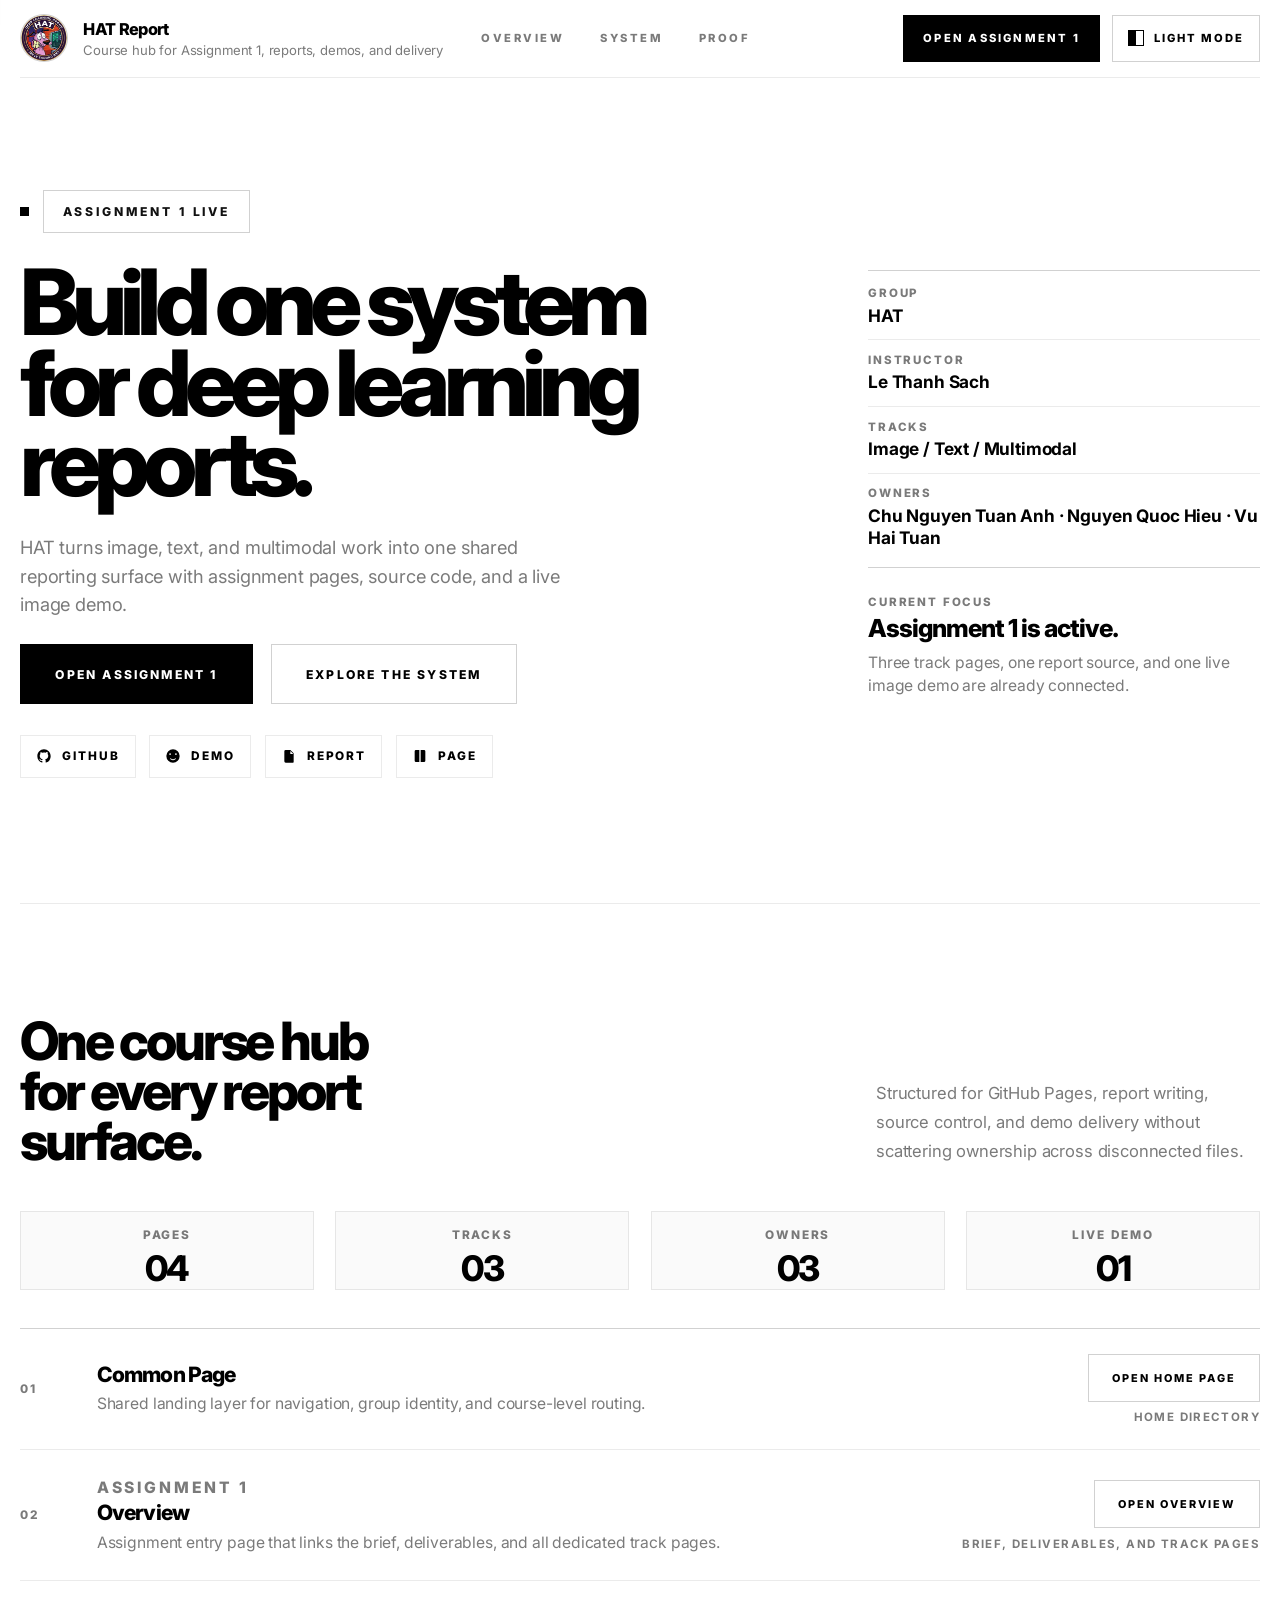
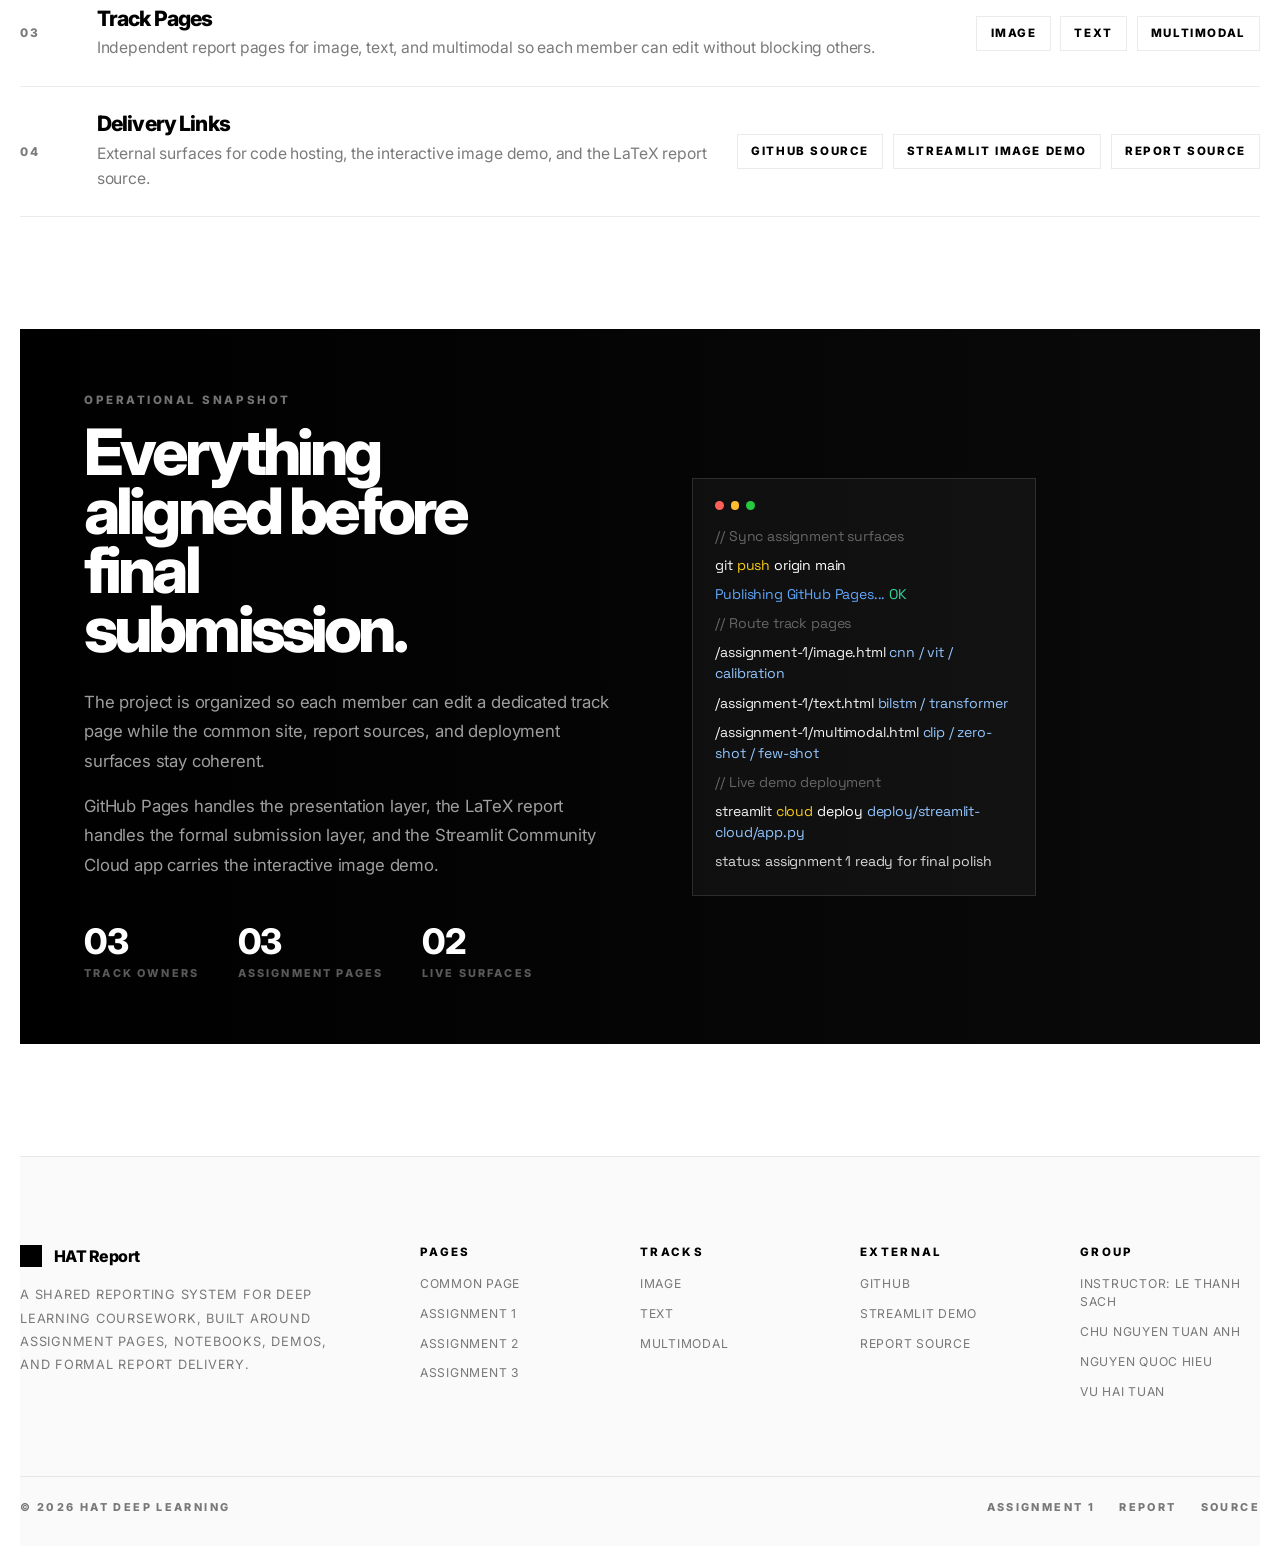
<file: docs/index.html>
<!doctype html>
<html lang="en">
  <head>
    <meta charset="utf-8">
    <meta name="viewport" content="width=device-width, initial-scale=1">
    <title>Deep Learning Report | Common Page</title>
    <meta
      name="description"
      content="Common GitHub Pages home for Deep Learning and Its Applications assignments, reports, demos, and code."
    >
    <link rel="apple-touch-icon" sizes="180x180" href="./assets/assignment-1/favicon_io/apple-touch-icon.png">
    <link rel="icon" type="image/png" sizes="32x32" href="./assets/assignment-1/favicon_io/favicon-32x32.png">
    <link rel="icon" type="image/png" sizes="16x16" href="./assets/assignment-1/favicon_io/favicon-16x16.png">
    <link rel="shortcut icon" href="./assets/assignment-1/favicon_io/favicon.ico">
    <link rel="manifest" href="./assets/assignment-1/favicon_io/site.webmanifest">
    <script>
      (function () {
        const saved = localStorage.getItem("hat-home-theme");
        const prefersDark = window.matchMedia("(prefers-color-scheme: dark)").matches;
        const theme = saved || (prefersDark ? "dark" : "light");
        document.documentElement.setAttribute("data-home-theme", theme);
      })();
    </script>
    <link rel="stylesheet" href="./assets/styles.css">
  </head>
  <body class="home-report-page">
    <a class="skip-link" href="#main-content">Skip to content</a>

    <header class="topbar">
      <div class="shell topbar-inner">
        <div class="topbar-cluster">
          <a class="brand" href="./index.html" aria-label="Go to common page home">
            <span class="brand-mark has-logo" aria-hidden="true">
              <img class="brand-mark-image" src="./assets/assignment-1/logo.png" alt="">
            </span>
            <span class="brand-copy">
              <p class="brand-label">HAT Report</p>
              <p class="brand-note">Course hub for Assignment 1, reports, demos, and delivery</p>
            </span>
          </a>

          <nav class="topnav" aria-label="Primary">
            <a href="#overview">Overview</a>
            <a href="#system">System</a>
            <a href="#proof">Proof</a>
          </nav>
        </div>

        <div class="topbar-actions">
          <a class="topbar-cta" href="./assignment-1/index.html">Open Assignment 1</a>
          <button class="theme-toggle" type="button" data-theme-toggle aria-label="Switch color theme">
            <span class="theme-toggle-indicator" aria-hidden="true"></span>
            <span data-theme-label>Theme</span>
          </button>
        </div>
      </div>
    </header>

    <main id="main-content">
      <section id="overview" class="shell home-hero">
        <div class="home-hero-grid">
          <div class="hero-copy">
            <div class="hero-label-row">
              <span class="hero-dot" aria-hidden="true"></span>
              <span class="hero-chip">Assignment 1 Live</span>
            </div>

            <h1>
              Build one system
              <span>for deep learning reports.</span>
            </h1>

            <div class="hero-summary">
              <p>
                HAT turns image, text, and multimodal work into one shared reporting surface with assignment pages,
                source code, and a live image demo.
              </p>

              <div class="hero-actions">
                <a class="button button-primary" href="./assignment-1/index.html">Open Assignment 1</a>
                <a class="button button-secondary" href="#system">Explore the system</a>
              </div>

              <div class="hero-links" aria-label="Quick links">
                <a class="hero-link" href="https://github.com/tanh1c/HAT-Deep_Learning" target="_blank" rel="noreferrer" aria-label="Open GitHub repository">
                  <svg viewBox="0 0 24 24" aria-hidden="true">
                    <path fill="currentColor" d="M12 2C6.48 2 2 6.58 2 12.23c0 4.52 2.87 8.35 6.84 9.7.5.1.68-.22.68-.5 0-.24-.01-1.04-.01-1.88-2.78.62-3.37-1.21-3.37-1.21-.45-1.18-1.11-1.49-1.11-1.49-.91-.64.07-.63.07-.63 1 .07 1.53 1.06 1.53 1.06.89 1.57 2.34 1.11 2.91.85.09-.66.35-1.11.63-1.37-2.22-.26-4.55-1.14-4.55-5.07 0-1.12.39-2.03 1.03-2.75-.1-.26-.45-1.31.1-2.72 0 0 .84-.27 2.75 1.05A9.32 9.32 0 0 1 12 6.84c.85 0 1.71.12 2.51.36 1.91-1.32 2.75-1.05 2.75-1.05.55 1.41.2 2.46.1 2.72.64.72 1.03 1.63 1.03 2.75 0 3.94-2.34 4.81-4.57 5.06.36.32.68.94.68 1.9 0 1.37-.01 2.47-.01 2.8 0 .27.18.6.69.5A10.25 10.25 0 0 0 22 12.23C22 6.58 17.52 2 12 2Z"/>
                  </svg>
                  <span>GitHub</span>
                </a>

                <a class="hero-link" href="https://hat-deeplearning-tjflfkryrwcwsas6py8ta5.streamlit.app/" target="_blank" rel="noreferrer" aria-label="Open Streamlit image demo">
                  <svg viewBox="0 0 24 24" aria-hidden="true">
                    <path fill="currentColor" d="M12 2a10 10 0 1 0 10 10A10 10 0 0 0 12 2Zm-4.4 8.4a1.3 1.3 0 1 1 1.3-1.3a1.3 1.3 0 0 1-1.3 1.3Zm8.8 0a1.3 1.3 0 1 1 1.3-1.3a1.3 1.3 0 0 1-1.3 1.3Zm-.19 6.24A5.38 5.38 0 0 1 12 18.3a5.38 5.38 0 0 1-4.21-1.66a.7.7 0 1 1 1.08-.88A3.97 3.97 0 0 0 12 16.9a3.97 3.97 0 0 0 3.13-1.14a.7.7 0 0 1 1.06.92Z"/>
                  </svg>
                  <span>Demo</span>
                </a>

                <a class="hero-link" href="./report/main.tex" aria-label="Open report source">
                  <svg viewBox="0 0 24 24" aria-hidden="true">
                    <path fill="currentColor" d="M7 3h7l5 5v13a1 1 0 0 1-1 1H7a2 2 0 0 1-2-2V5a2 2 0 0 1 2-2Zm7 1.5V9h4.5M9 13h6m-6 3h6m-6-6h3"/>
                  </svg>
                  <span>Report</span>
                </a>

                <a class="hero-link" href="./assignment-1/index.html" aria-label="Open assignment overview">
                  <svg viewBox="0 0 24 24" aria-hidden="true">
                    <path fill="currentColor" d="M4 5a2 2 0 0 1 2-2h5v18H6a2 2 0 0 1-2-2Zm9-2h5a2 2 0 0 1 2 2v14a2 2 0 0 1-2 2h-5Zm2 4h3m-3 4h3m-3 4h3"/>
                  </svg>
                  <span>Page</span>
                </a>
              </div>
            </div>
          </div>

          <aside class="hero-aside" aria-label="Report system summary">
            <div class="hero-aside-block">
              <div class="hero-aside-row">
                <span>Group</span>
                <strong>HAT</strong>
              </div>
              <div class="hero-aside-row">
                <span>Instructor</span>
                <strong>Le Thanh Sach</strong>
              </div>
              <div class="hero-aside-row">
                <span>Tracks</span>
                <strong>Image / Text / Multimodal</strong>
              </div>
              <div class="hero-aside-row">
                <span>Owners</span>
                <strong>Chu Nguyen Tuan Anh · Nguyen Quoc Hieu · Vu Hai Tuan</strong>
              </div>
            </div>

            <div class="hero-aside-note">
              <p class="hero-aside-label">Current Focus</p>
              <h3>Assignment 1 is active.</h3>
              <p>Three track pages, one report source, and one live image demo are already connected.</p>
            </div>
          </aside>
        </div>
      </section>

      <section id="system" class="shell home-system">
        <div class="system-intro">
          <h2>One course hub for every report surface.</h2>
          <p>
            Structured for GitHub Pages, report writing, source control, and demo delivery without scattering ownership across disconnected files.
          </p>
        </div>

        <div class="system-summary">
          <div class="system-stat">
            <span>Pages</span>
            <strong>04</strong>
          </div>
          <div class="system-stat">
            <span>Tracks</span>
            <strong>03</strong>
          </div>
          <div class="system-stat">
            <span>Owners</span>
            <strong>03</strong>
          </div>
          <div class="system-stat">
            <span>Live Demo</span>
            <strong>01</strong>
          </div>
        </div>

        <div class="system-ledger">
          <div class="system-row">
            <span class="system-row-index">01</span>
            <div class="system-row-main">
              <h3>Common Page</h3>
              <p>Shared landing layer for navigation, group identity, and course-level routing.</p>
            </div>
            <div class="system-row-action">
              <a class="button button-secondary system-row-button" href="./index.html">Open Home Page</a>
              <span class="system-row-note">Home directory</span>
            </div>
          </div>

          <div class="system-row">
            <span class="system-row-index">02</span>
            <div class="system-row-main">
              <p class="system-row-kicker">Assignment 1</p>
              <h3>Overview</h3>
              <p>Assignment entry page that links the brief, deliverables, and all dedicated track pages.</p>
            </div>
            <div class="system-row-action">
              <a class="button button-secondary system-row-button" href="./assignment-1/index.html">Open Overview</a>
              <span class="system-row-note">Brief, deliverables, and track pages</span>
            </div>
          </div>

          <div class="system-row system-row-stack">
            <span class="system-row-index">03</span>
            <div class="system-row-main">
              <h3>Track Pages</h3>
              <p>Independent report pages for image, text, and multimodal so each member can edit without blocking others.</p>
            </div>
            <div class="system-row-links">
              <a href="./assignment-1/image.html">Image</a>
              <a href="./assignment-1/text.html">Text</a>
              <a href="./assignment-1/multimodal.html">Multimodal</a>
            </div>
          </div>

          <div class="system-row system-row-stack">
            <span class="system-row-index">04</span>
            <div class="system-row-main">
              <h3>Delivery Links</h3>
              <p>External surfaces for code hosting, the interactive image demo, and the LaTeX report source.</p>
            </div>
            <div class="system-row-links">
              <a href="https://github.com/tanh1c/HAT-Deep_Learning" target="_blank" rel="noreferrer">GitHub Source</a>
              <a href="https://hat-deeplearning-tjflfkryrwcwsas6py8ta5.streamlit.app/" target="_blank" rel="noreferrer">Streamlit Image Demo</a>
              <a href="./report/main.tex">Report Source</a>
            </div>
          </div>
        </div>
      </section>

      <section id="proof" class="shell home-proof">
        <div class="proof-block">
          <div class="proof-copy">
            <p class="proof-label">Operational Snapshot</p>
            <h2>Everything aligned before final submission.</h2>
            <div class="proof-text">
              <p>
                The project is organized so each member can edit a dedicated track page while the common site, report sources,
                and deployment surfaces stay coherent.
              </p>
              <p>
                GitHub Pages handles the presentation layer, the LaTeX report handles the formal submission layer, and the Streamlit Community Cloud app
                carries the interactive image demo.
              </p>
            </div>

            <div class="proof-metrics">
              <div class="proof-metric">
                <strong>03</strong>
                <span>Track owners</span>
              </div>
              <div class="proof-metric">
                <strong>03</strong>
                <span>Assignment pages</span>
              </div>
              <div class="proof-metric">
                <strong>02</strong>
                <span>Live surfaces</span>
              </div>
            </div>
          </div>

          <div class="proof-console" aria-label="Project structure snapshot">
            <div class="proof-console-bar">
              <span class="proof-dot proof-dot-red"></span>
              <span class="proof-dot proof-dot-yellow"></span>
              <span class="proof-dot proof-dot-green"></span>
            </div>
            <div class="proof-console-body">
              <p><span class="proof-comment">// Sync assignment surfaces</span></p>
              <p><span class="proof-command">git</span> <span class="proof-keyword">push</span> <span class="proof-arg">origin</span> <span class="proof-arg">main</span></p>
              <p><span class="proof-info">Publishing GitHub Pages...</span> <span class="proof-success">OK</span></p>
              <p><span class="proof-comment">// Route track pages</span></p>
              <p><span class="proof-path">/assignment-1/image.html</span> <span class="proof-link">cnn / vit / calibration</span></p>
              <p><span class="proof-path">/assignment-1/text.html</span> <span class="proof-link">bilstm / transformer</span></p>
              <p><span class="proof-path">/assignment-1/multimodal.html</span> <span class="proof-link">clip / zero-shot / few-shot</span></p>
              <p><span class="proof-comment">// Live demo deployment</span></p>
              <p><span class="proof-command">streamlit</span> <span class="proof-keyword">cloud</span> <span class="proof-arg">deploy</span> <span class="proof-link">deploy/streamlit-cloud/app.py</span></p>
              <p class="proof-highlight">status: assignment 1 ready for final polish</p>
            </div>
          </div>
        </div>
      </section>

    </main>

    <footer class="shell home-footer">
      <div class="home-footer-grid">
        <div class="home-footer-brand">
          <div class="home-footer-mark">
            <span aria-hidden="true"></span>
            <strong>HAT Report</strong>
          </div>
          <p>
            A shared reporting system for deep learning coursework, built around assignment pages, notebooks, demos, and formal report delivery.
          </p>
        </div>

        <div class="home-footer-column">
          <h3>Pages</h3>
          <a href="./index.html">Common Page</a>
          <a href="./assignment-1/index.html">Assignment 1</a>
          <a href="./assignment-2/index.html">Assignment 2</a>
          <a href="./assignment-3/index.html">Assignment 3</a>
        </div>

        <div class="home-footer-column">
          <h3>Tracks</h3>
          <a href="./assignment-1/image.html">Image</a>
          <a href="./assignment-1/text.html">Text</a>
          <a href="./assignment-1/multimodal.html">Multimodal</a>
        </div>

        <div class="home-footer-column">
          <h3>External</h3>
          <a href="https://github.com/tanh1c/HAT-Deep_Learning" target="_blank" rel="noreferrer">GitHub</a>
          <a href="https://hat-deeplearning-tjflfkryrwcwsas6py8ta5.streamlit.app/" target="_blank" rel="noreferrer">Streamlit Demo</a>
          <a href="./report/main.tex">Report Source</a>
        </div>

        <div class="home-footer-column">
          <h3>Group</h3>
          <p>Instructor: Le Thanh Sach</p>
          <p>Chu Nguyen Tuan Anh</p>
          <p>Nguyen Quoc Hieu</p>
          <p>Vu Hai Tuan</p>
        </div>
      </div>

      <div class="home-footer-bottom">
        <span>© 2026 HAT Deep Learning</span>
        <div class="home-footer-bottom-links">
          <a href="./assignment-1/index.html">Assignment 1</a>
          <a href="./report/main.tex">Report</a>
          <a href="https://github.com/tanh1c/HAT-Deep_Learning" target="_blank" rel="noreferrer">Source</a>
        </div>
      </div>
    </footer>
    <script>
      (function () {
        const root = document.documentElement;
        const toggle = document.querySelector("[data-theme-toggle]");
        const label = document.querySelector("[data-theme-label]");
        if (!toggle) return;

        function applyTheme(theme) {
          root.setAttribute("data-home-theme", theme);
          toggle.setAttribute("aria-pressed", String(theme === "dark"));
          toggle.setAttribute("aria-label", theme === "dark" ? "Switch to light mode" : "Switch to dark mode");
          if (label) label.textContent = theme === "dark" ? "Dark mode" : "Light mode";
        }

        applyTheme(root.getAttribute("data-home-theme") || "light");

        toggle.addEventListener("click", function () {
          const nextTheme = root.getAttribute("data-home-theme") === "dark" ? "light" : "dark";
          localStorage.setItem("hat-home-theme", nextTheme);
          applyTheme(nextTheme);
        });
      })();
    </script>
  </body>
</html>
</file>
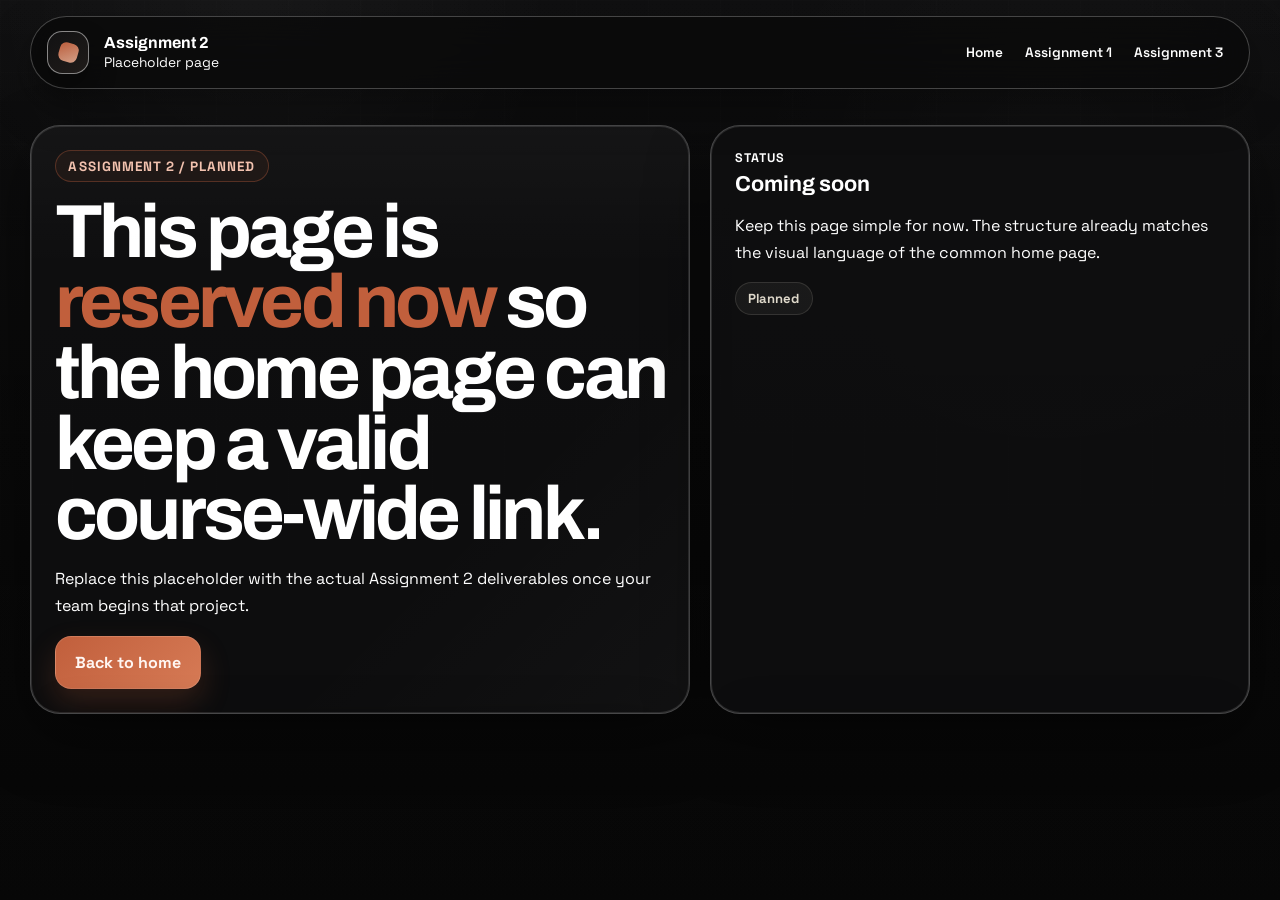
<file: docs/assignment-2/index.html>
<!doctype html>
<html lang="en">
  <head>
    <meta charset="utf-8">
    <meta name="viewport" content="width=device-width, initial-scale=1">
    <title>Assignment 2 | Deep Learning Portfolio</title>
    <meta
      name="description"
      content="Placeholder Assignment 2 page for the course portfolio."
    >
    <link rel="apple-touch-icon" sizes="180x180" href="../assets/assignment-1/favicon_io/apple-touch-icon.png">
    <link rel="icon" type="image/png" sizes="32x32" href="../assets/assignment-1/favicon_io/favicon-32x32.png">
    <link rel="icon" type="image/png" sizes="16x16" href="../assets/assignment-1/favicon_io/favicon-16x16.png">
    <link rel="shortcut icon" href="../assets/assignment-1/favicon_io/favicon.ico">
    <link rel="manifest" href="../assets/assignment-1/favicon_io/site.webmanifest">
    <link rel="stylesheet" href="../assets/styles.css">
  </head>
  <body>
    <a class="skip-link" href="#main-content">Skip to content</a>

    <header class="topbar">
      <div class="shell topbar-inner">
        <a class="brand" href="../index.html" aria-label="Back to common page home">
          <span class="brand-mark" aria-hidden="true"></span>
          <span class="brand-copy">
            <p class="brand-label">Assignment 2</p>
            <p class="brand-note">Placeholder page</p>
          </span>
        </a>

        <nav class="topnav" aria-label="Primary">
          <a href="../index.html">Home</a>
          <a href="../assignment-1/">Assignment 1</a>
          <a href="../assignment-3/">Assignment 3</a>
        </nav>
      </div>
    </header>

    <main id="main-content">
      <section class="shell page-hero section">
        <article class="panel hero-card">
          <p class="eyebrow">Assignment 2 / Planned</p>
          <h1>
            This page is <span>reserved now</span> so the home page can keep a valid course-wide link.
          </h1>
          <p class="page-subtitle">
            Replace this placeholder with the actual Assignment 2 deliverables once your team begins that project.
          </p>
          <div class="button-row">
            <a class="button button-primary" href="../index.html">Back to home</a>
          </div>
        </article>

        <aside class="panel page-callout">
          <p class="card-kicker">Status</p>
          <h2 class="card-title">Coming soon</h2>
          <p class="card-copy">
            Keep this page simple for now. The structure already matches the visual language of the common home page.
          </p>
          <div class="assignment-meta">
            <span class="status-pill planned">Planned</span>
          </div>
        </aside>
      </section>
    </main>
  </body>
</html>
</file>
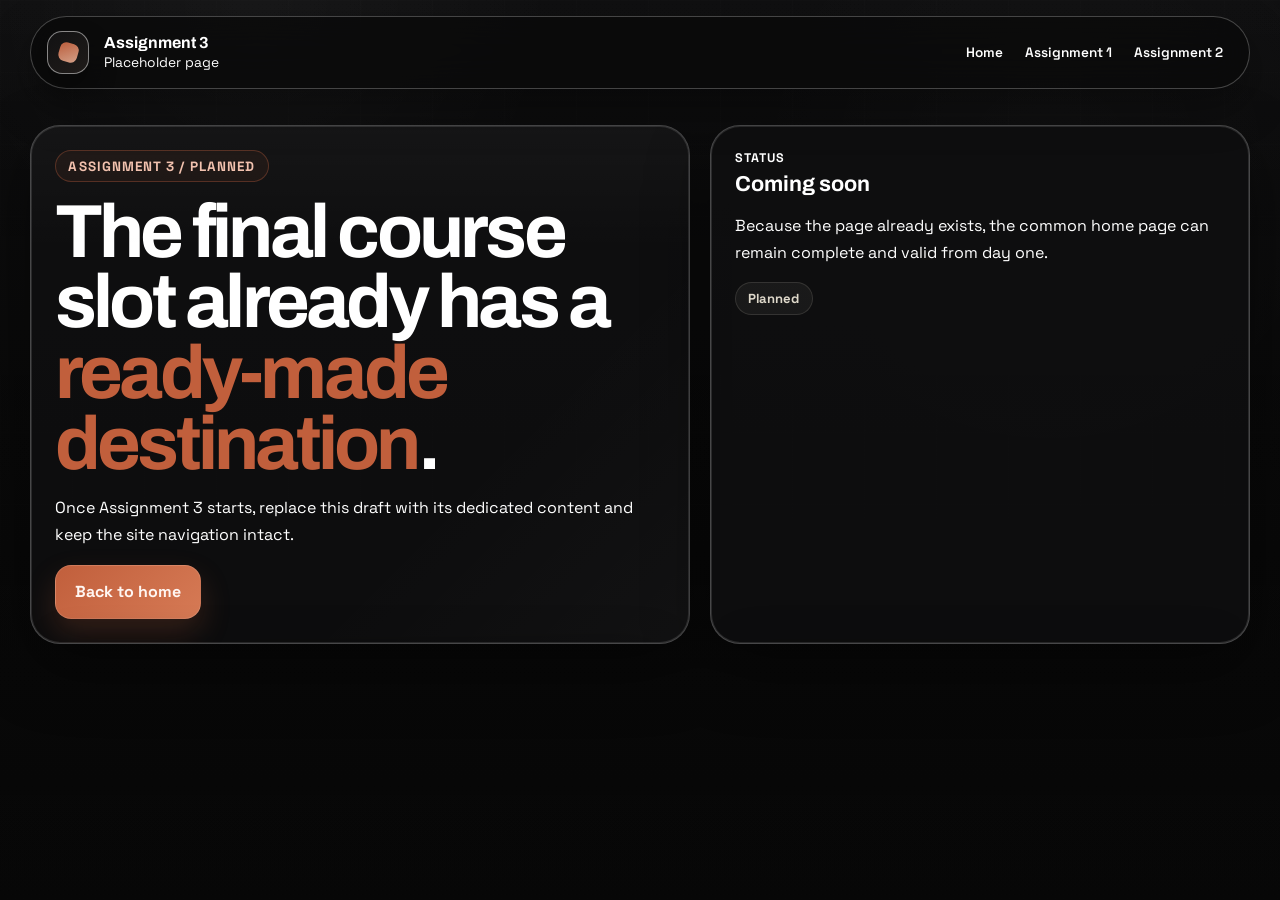
<file: docs/assignment-3/index.html>
<!doctype html>
<html lang="en">
  <head>
    <meta charset="utf-8">
    <meta name="viewport" content="width=device-width, initial-scale=1">
    <title>Assignment 3 | Deep Learning Portfolio</title>
    <meta
      name="description"
      content="Placeholder Assignment 3 page for the course portfolio."
    >
    <link rel="apple-touch-icon" sizes="180x180" href="../assets/assignment-1/favicon_io/apple-touch-icon.png">
    <link rel="icon" type="image/png" sizes="32x32" href="../assets/assignment-1/favicon_io/favicon-32x32.png">
    <link rel="icon" type="image/png" sizes="16x16" href="../assets/assignment-1/favicon_io/favicon-16x16.png">
    <link rel="shortcut icon" href="../assets/assignment-1/favicon_io/favicon.ico">
    <link rel="manifest" href="../assets/assignment-1/favicon_io/site.webmanifest">
    <link rel="stylesheet" href="../assets/styles.css">
  </head>
  <body>
    <a class="skip-link" href="#main-content">Skip to content</a>

    <header class="topbar">
      <div class="shell topbar-inner">
        <a class="brand" href="../index.html" aria-label="Back to common page home">
          <span class="brand-mark" aria-hidden="true"></span>
          <span class="brand-copy">
            <p class="brand-label">Assignment 3</p>
            <p class="brand-note">Placeholder page</p>
          </span>
        </a>

        <nav class="topnav" aria-label="Primary">
          <a href="../index.html">Home</a>
          <a href="../assignment-1/">Assignment 1</a>
          <a href="../assignment-2/">Assignment 2</a>
        </nav>
      </div>
    </header>

    <main id="main-content">
      <section class="shell page-hero section">
        <article class="panel hero-card">
          <p class="eyebrow">Assignment 3 / Planned</p>
          <h1>
            The final course slot already has a <span>ready-made destination</span>.
          </h1>
          <p class="page-subtitle">
            Once Assignment 3 starts, replace this draft with its dedicated content and keep the site navigation intact.
          </p>
          <div class="button-row">
            <a class="button button-primary" href="../index.html">Back to home</a>
          </div>
        </article>

        <aside class="panel page-callout">
          <p class="card-kicker">Status</p>
          <h2 class="card-title">Coming soon</h2>
          <p class="card-copy">
            Because the page already exists, the common home page can remain complete and valid from day one.
          </p>
          <div class="assignment-meta">
            <span class="status-pill planned">Planned</span>
          </div>
        </aside>
      </section>
    </main>
  </body>
</html>
</file>
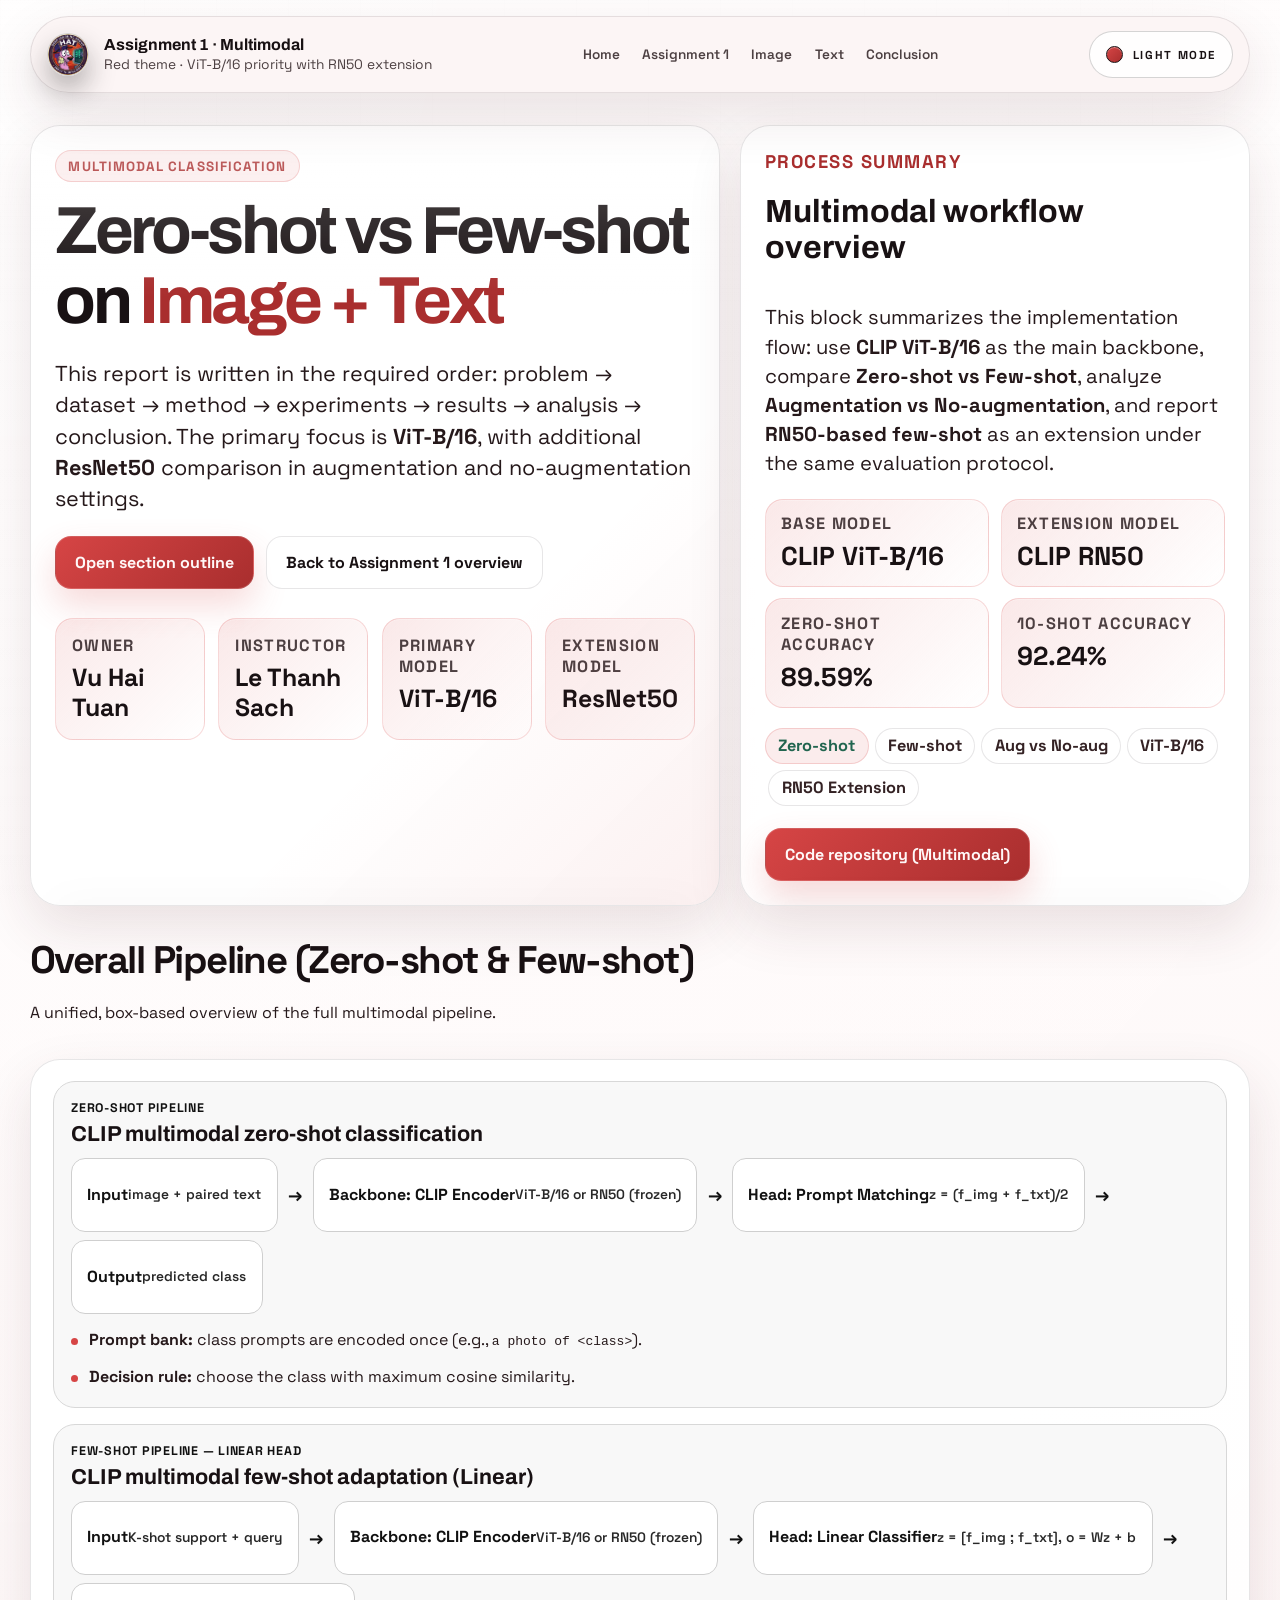
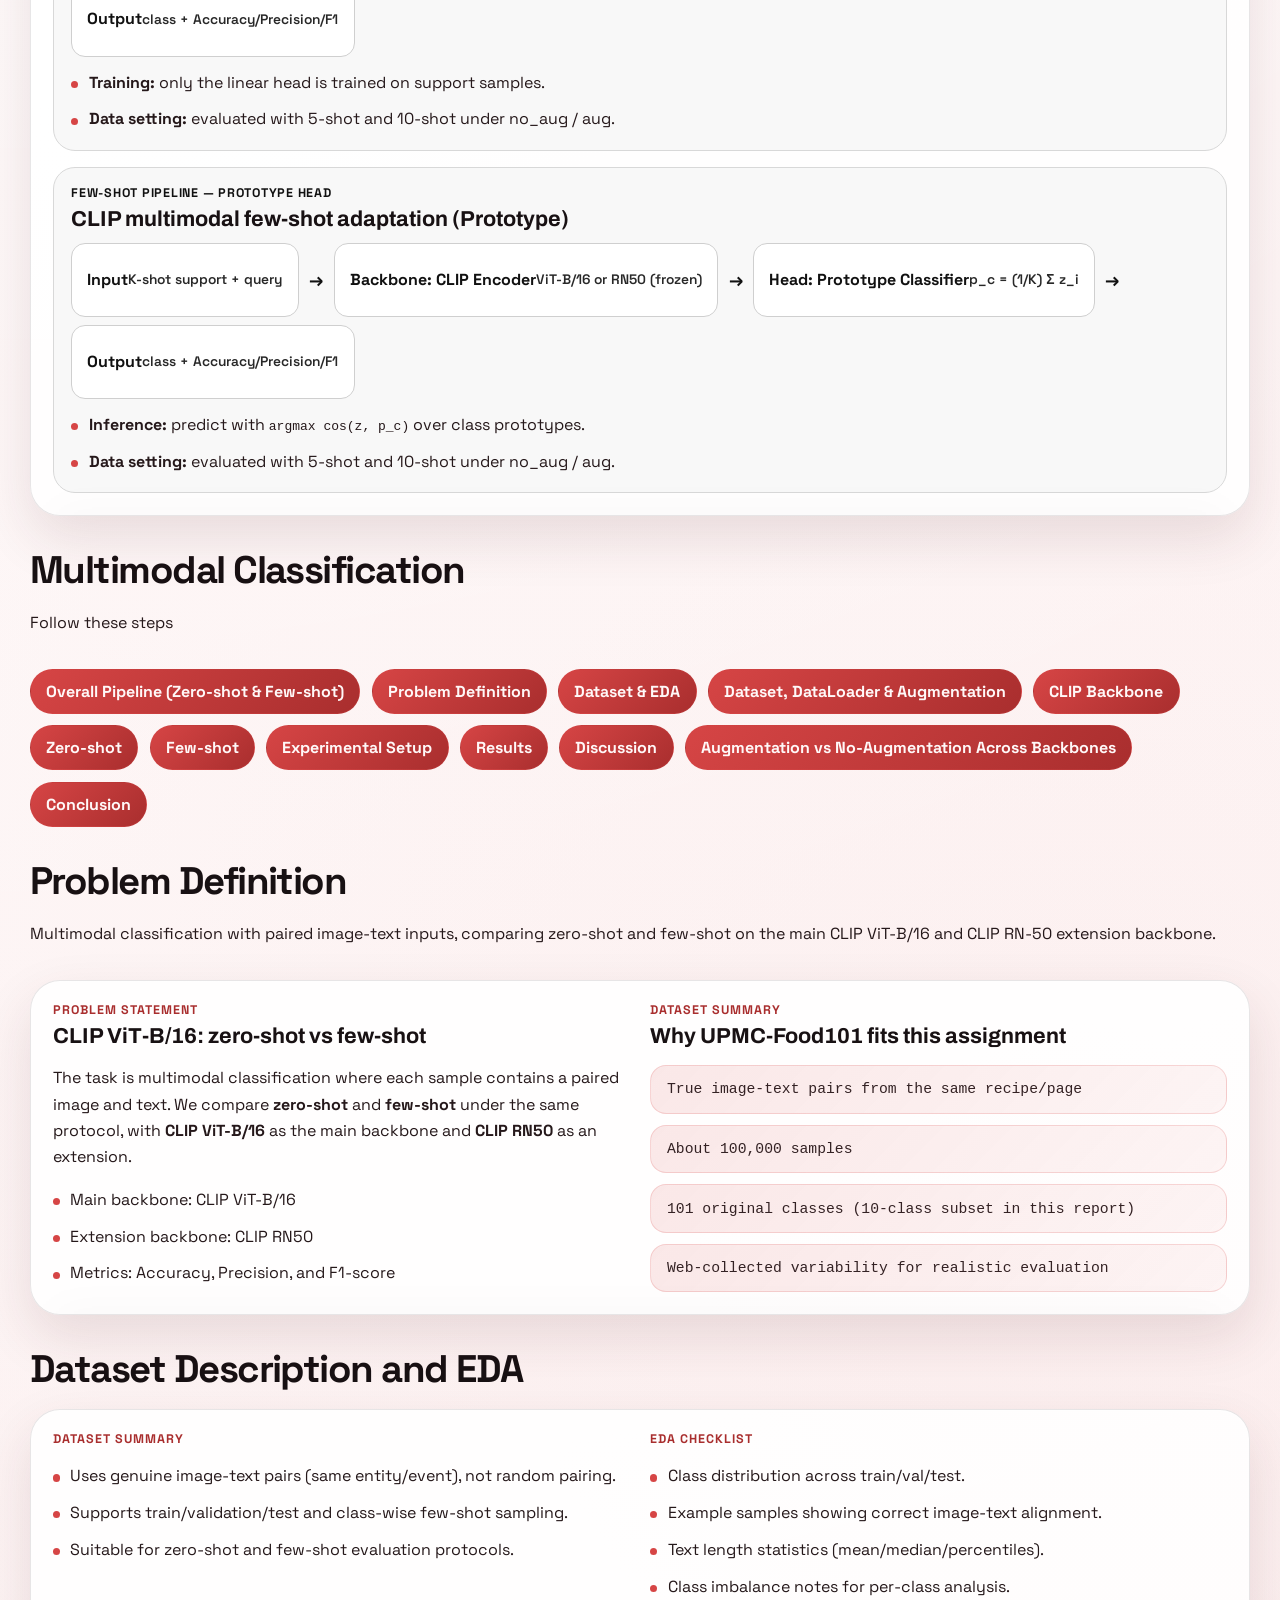
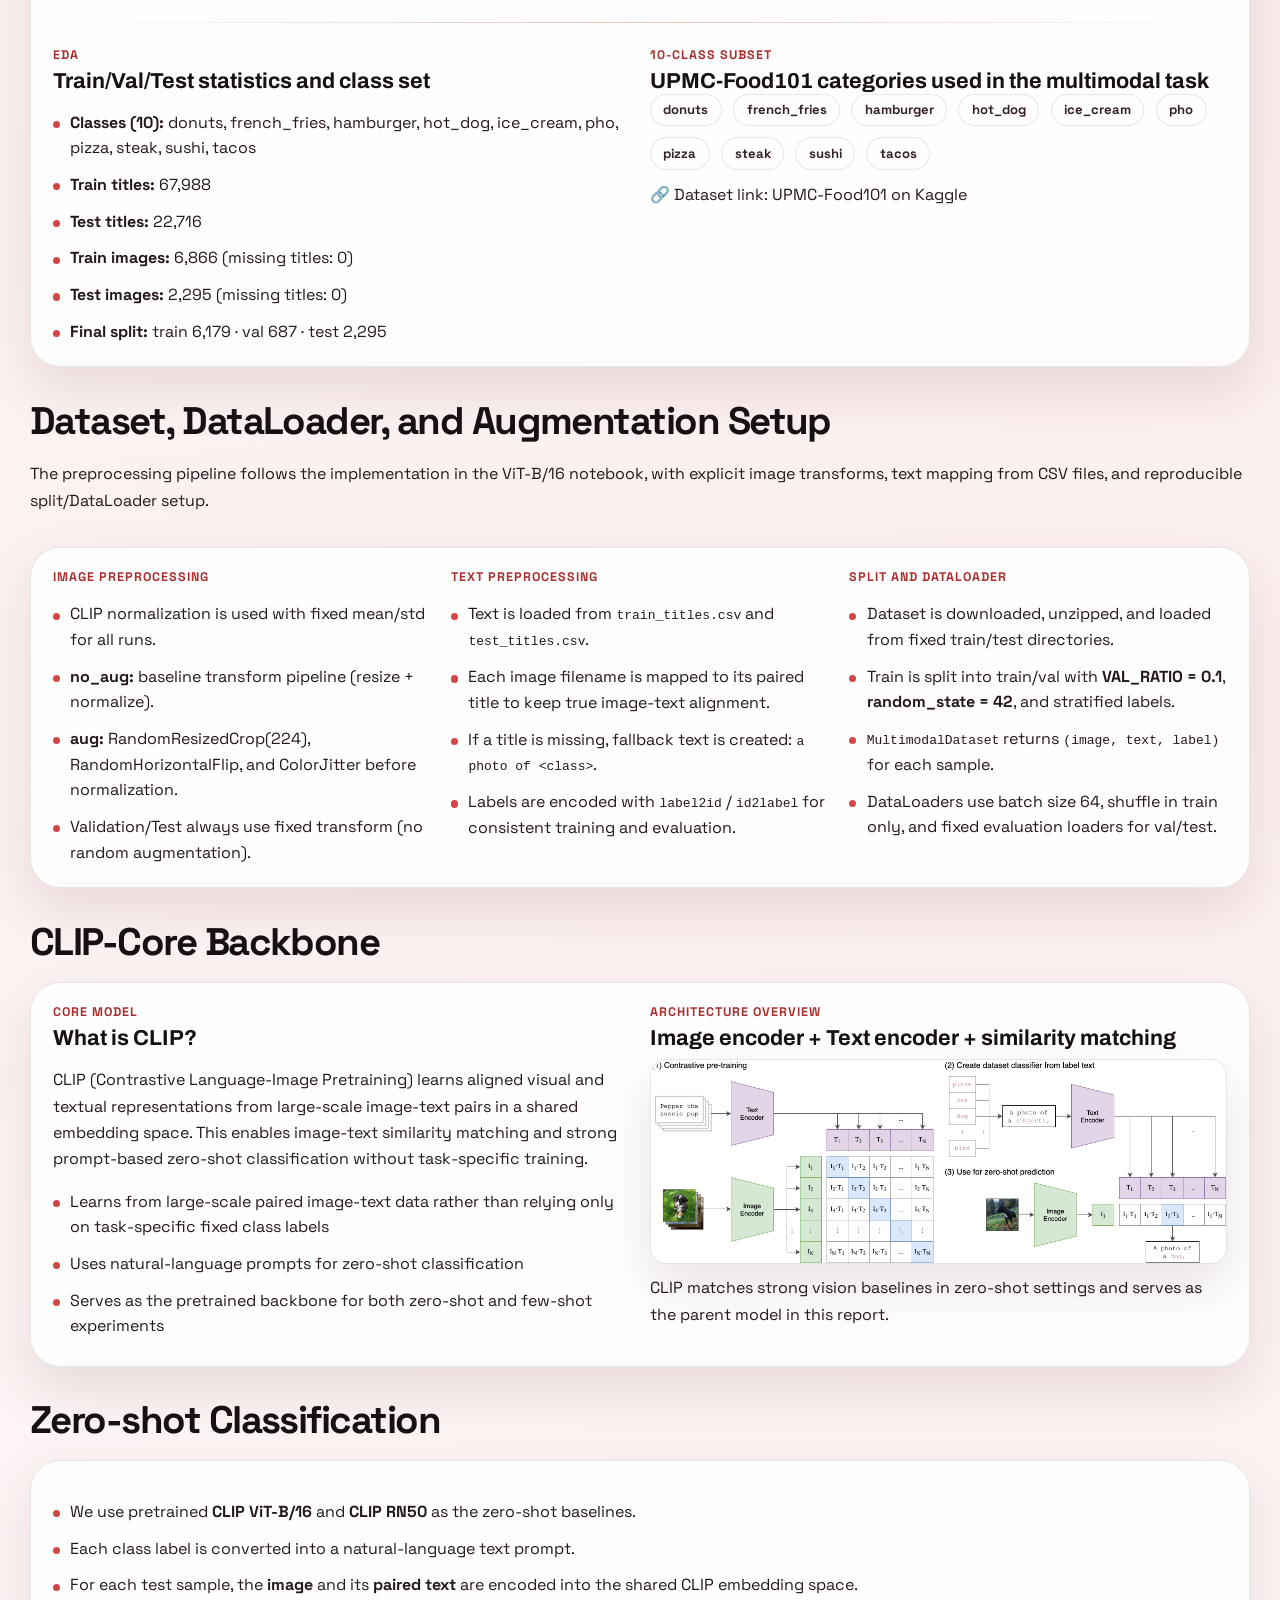
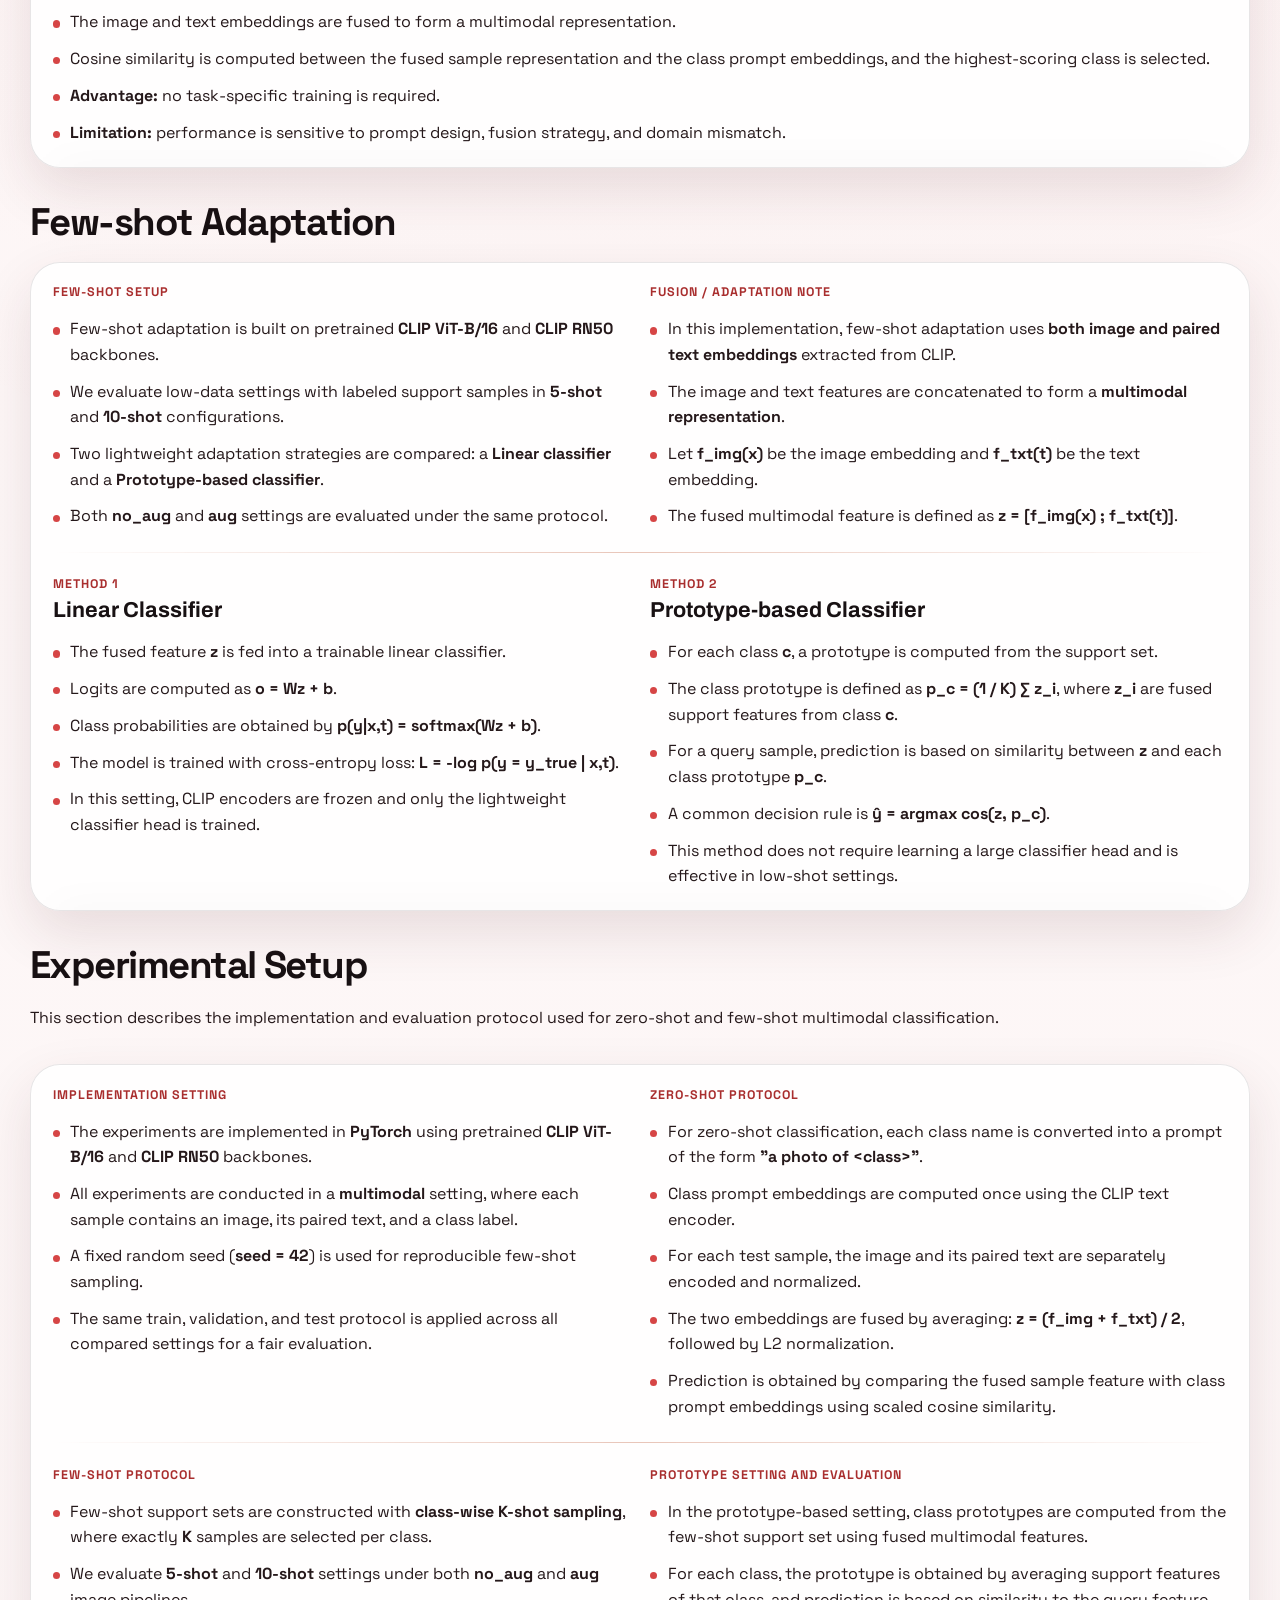
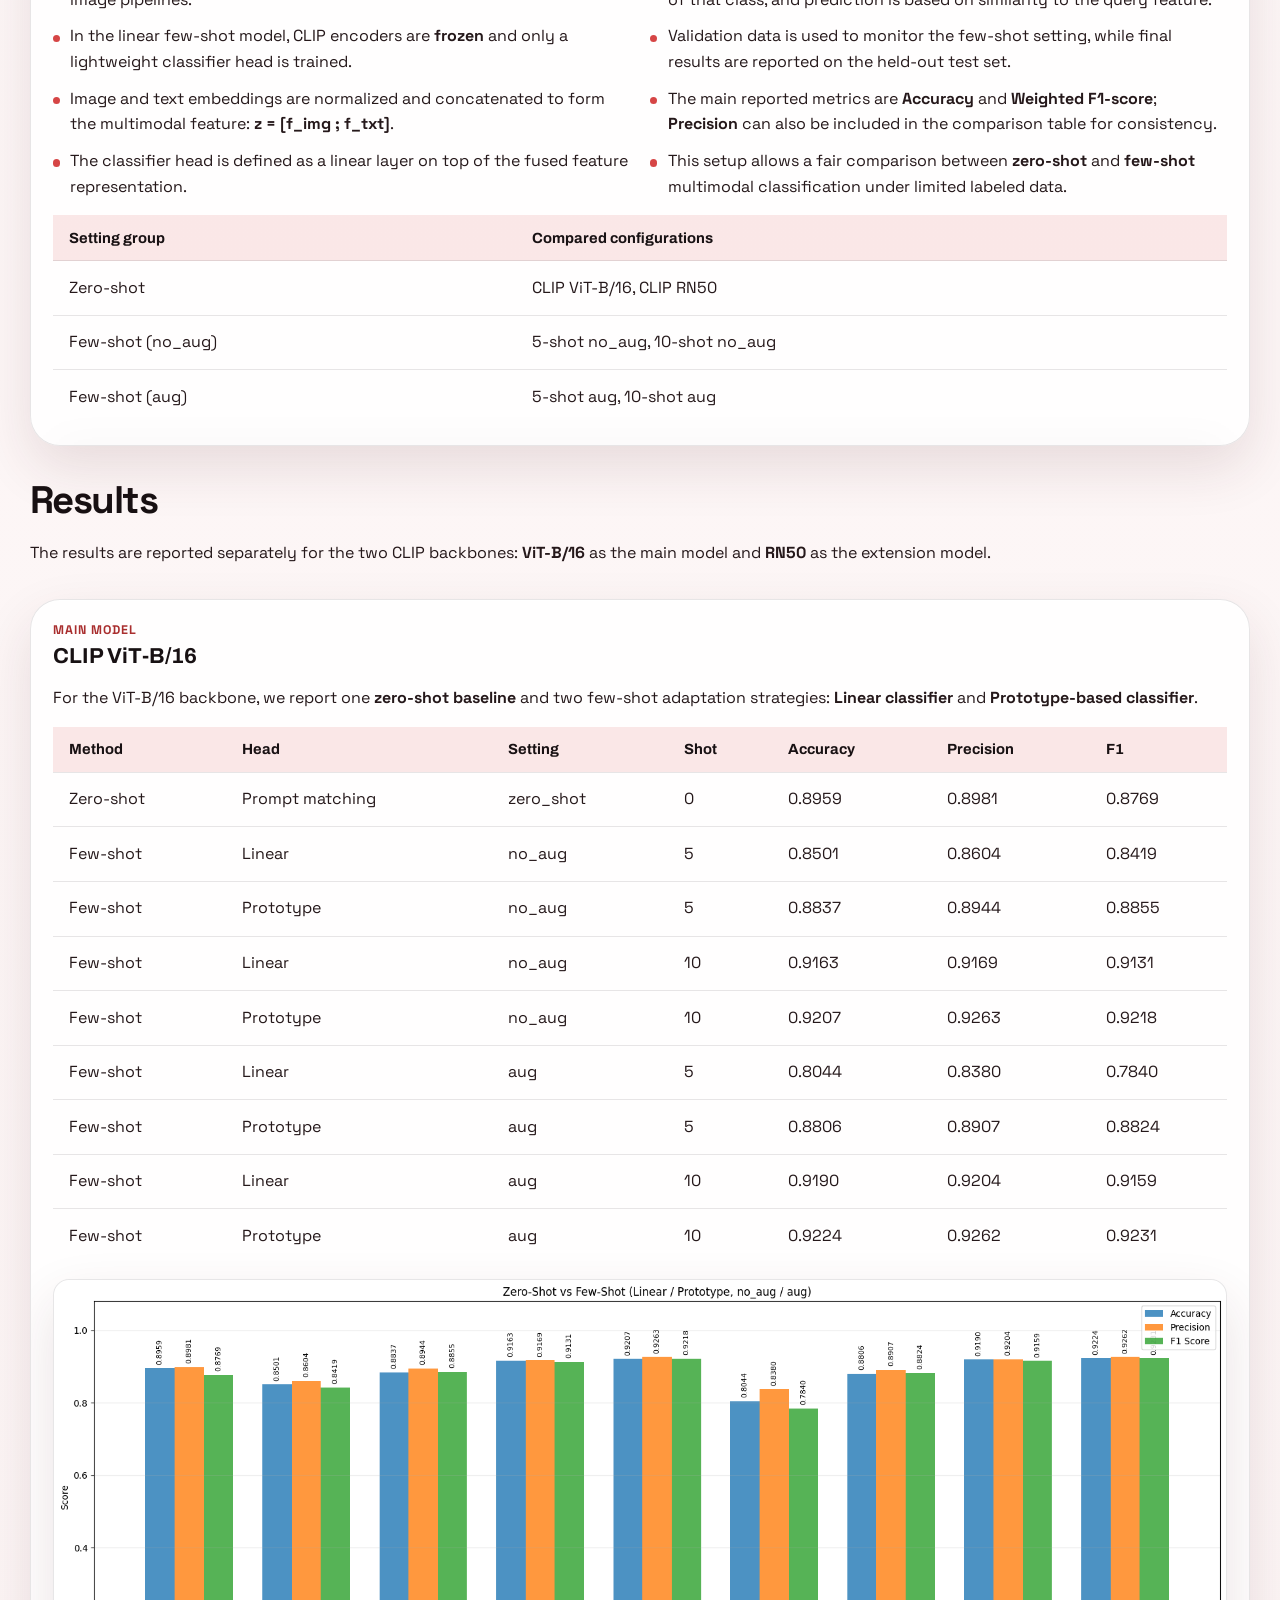
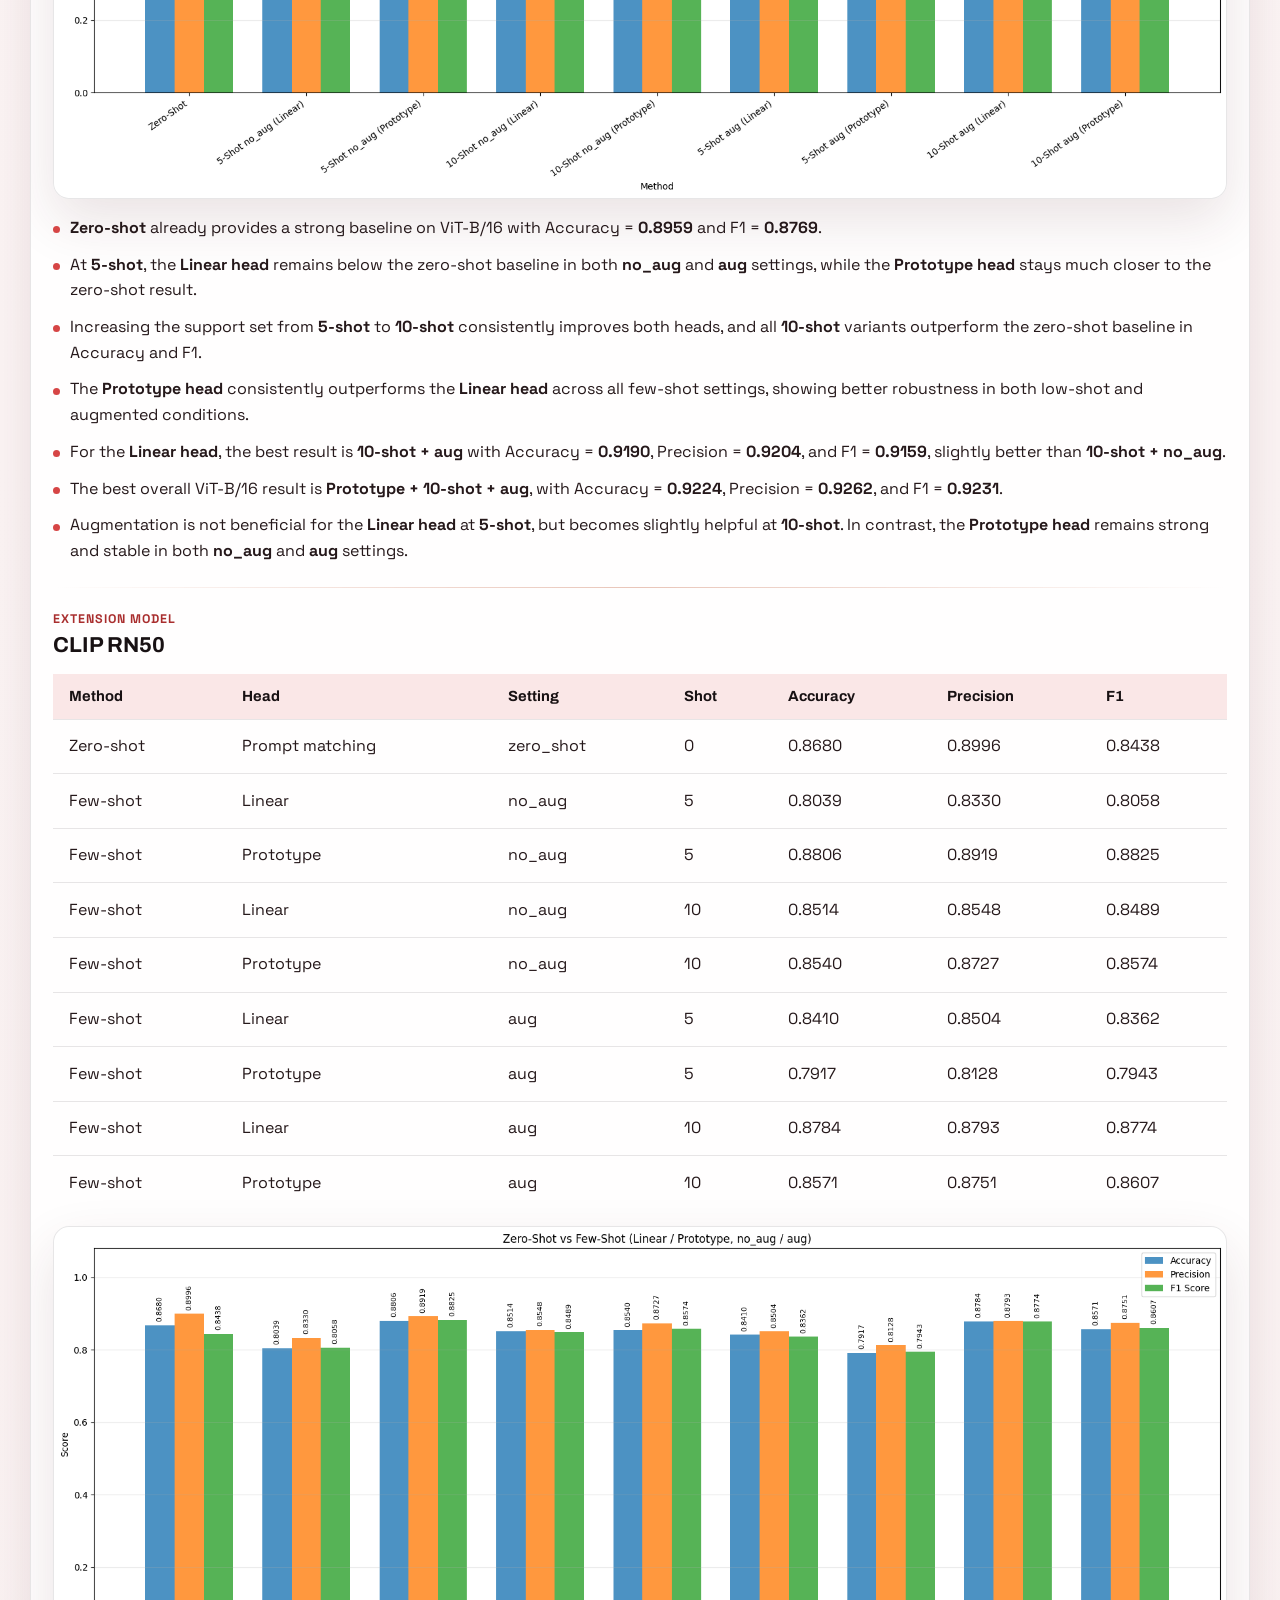
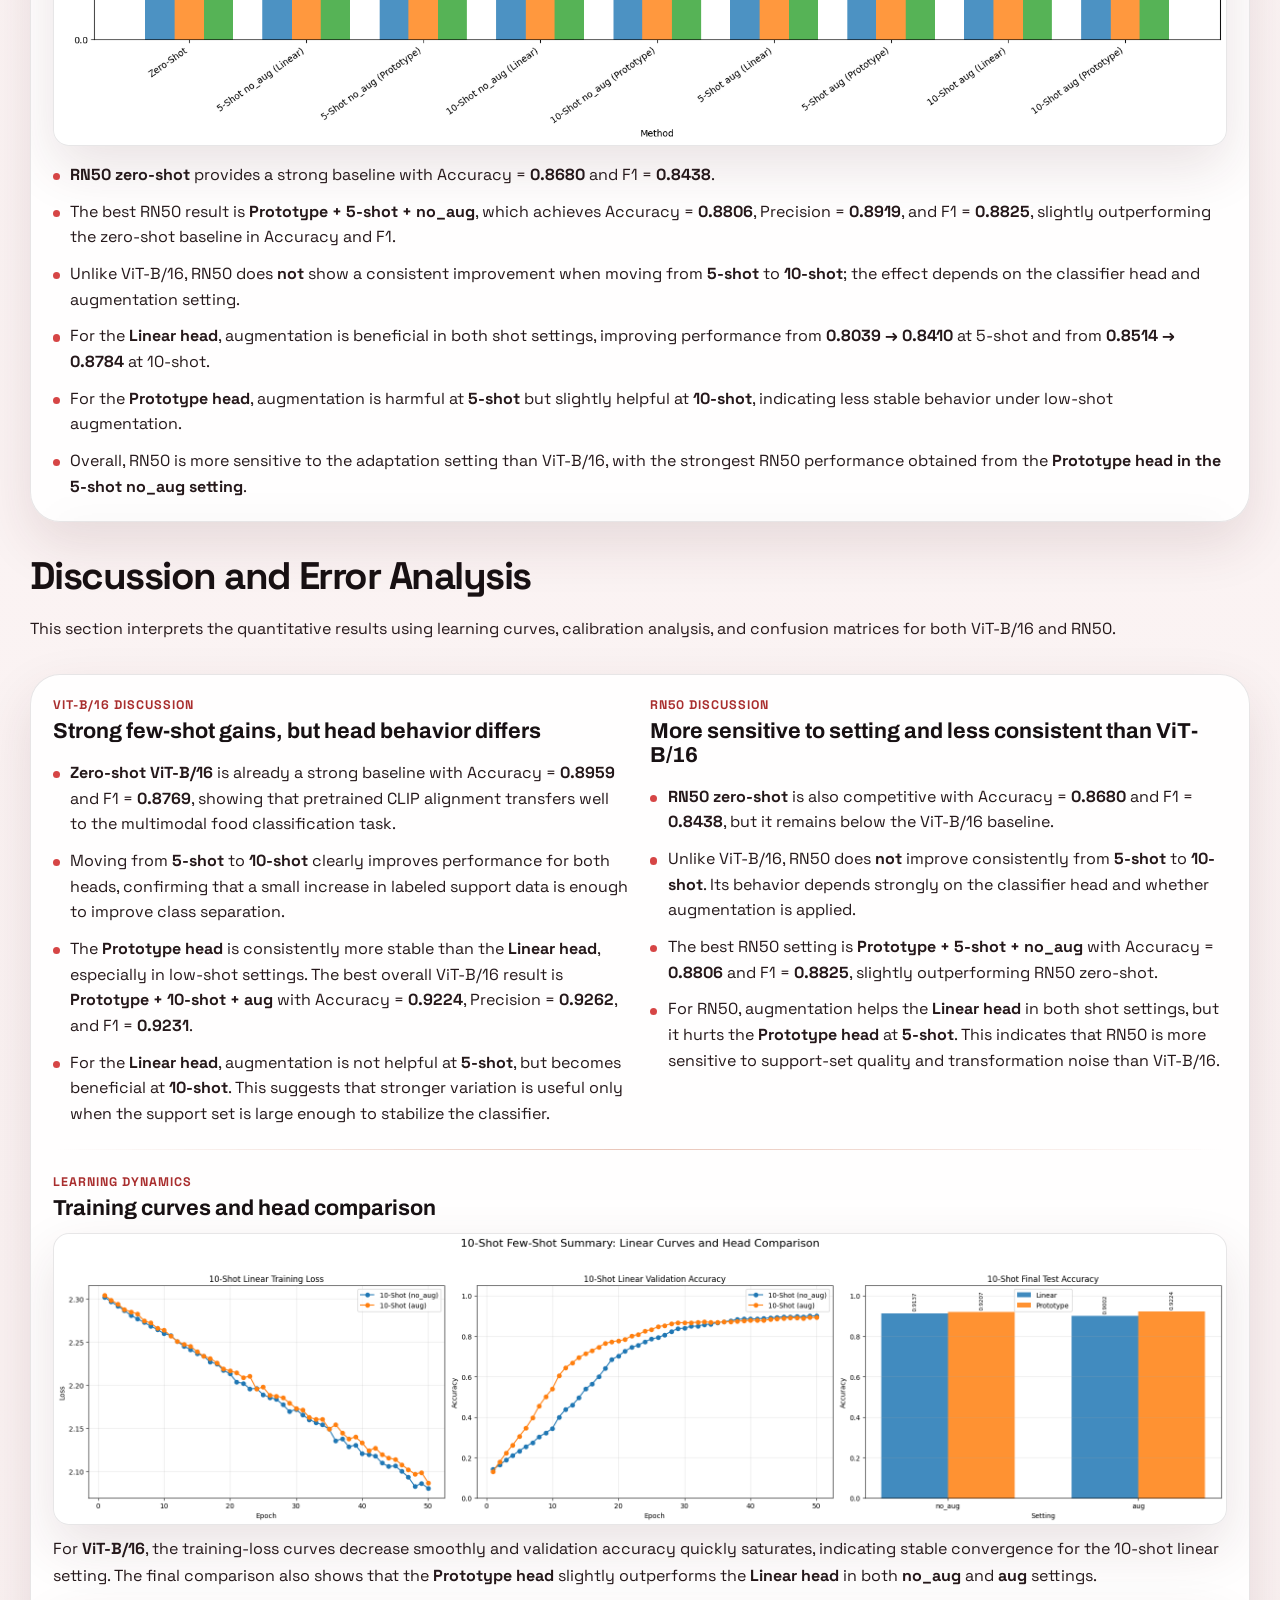
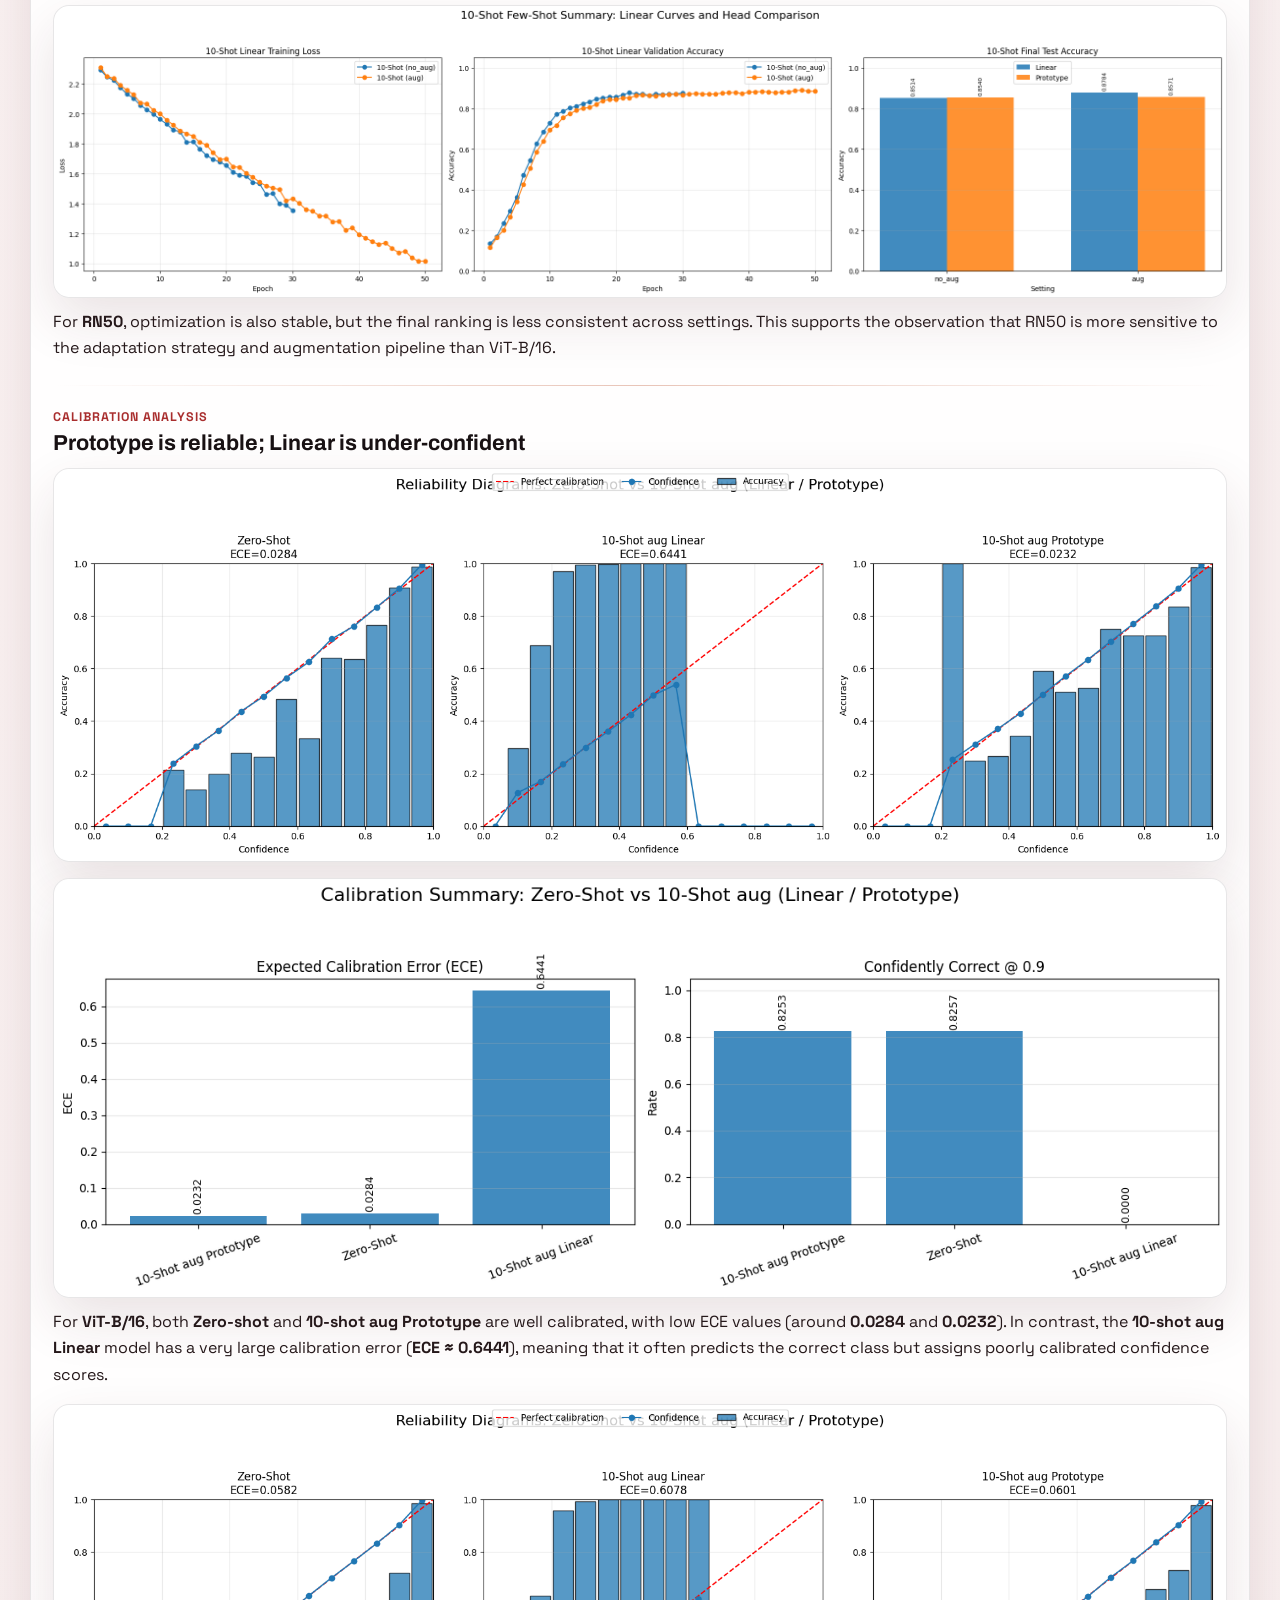
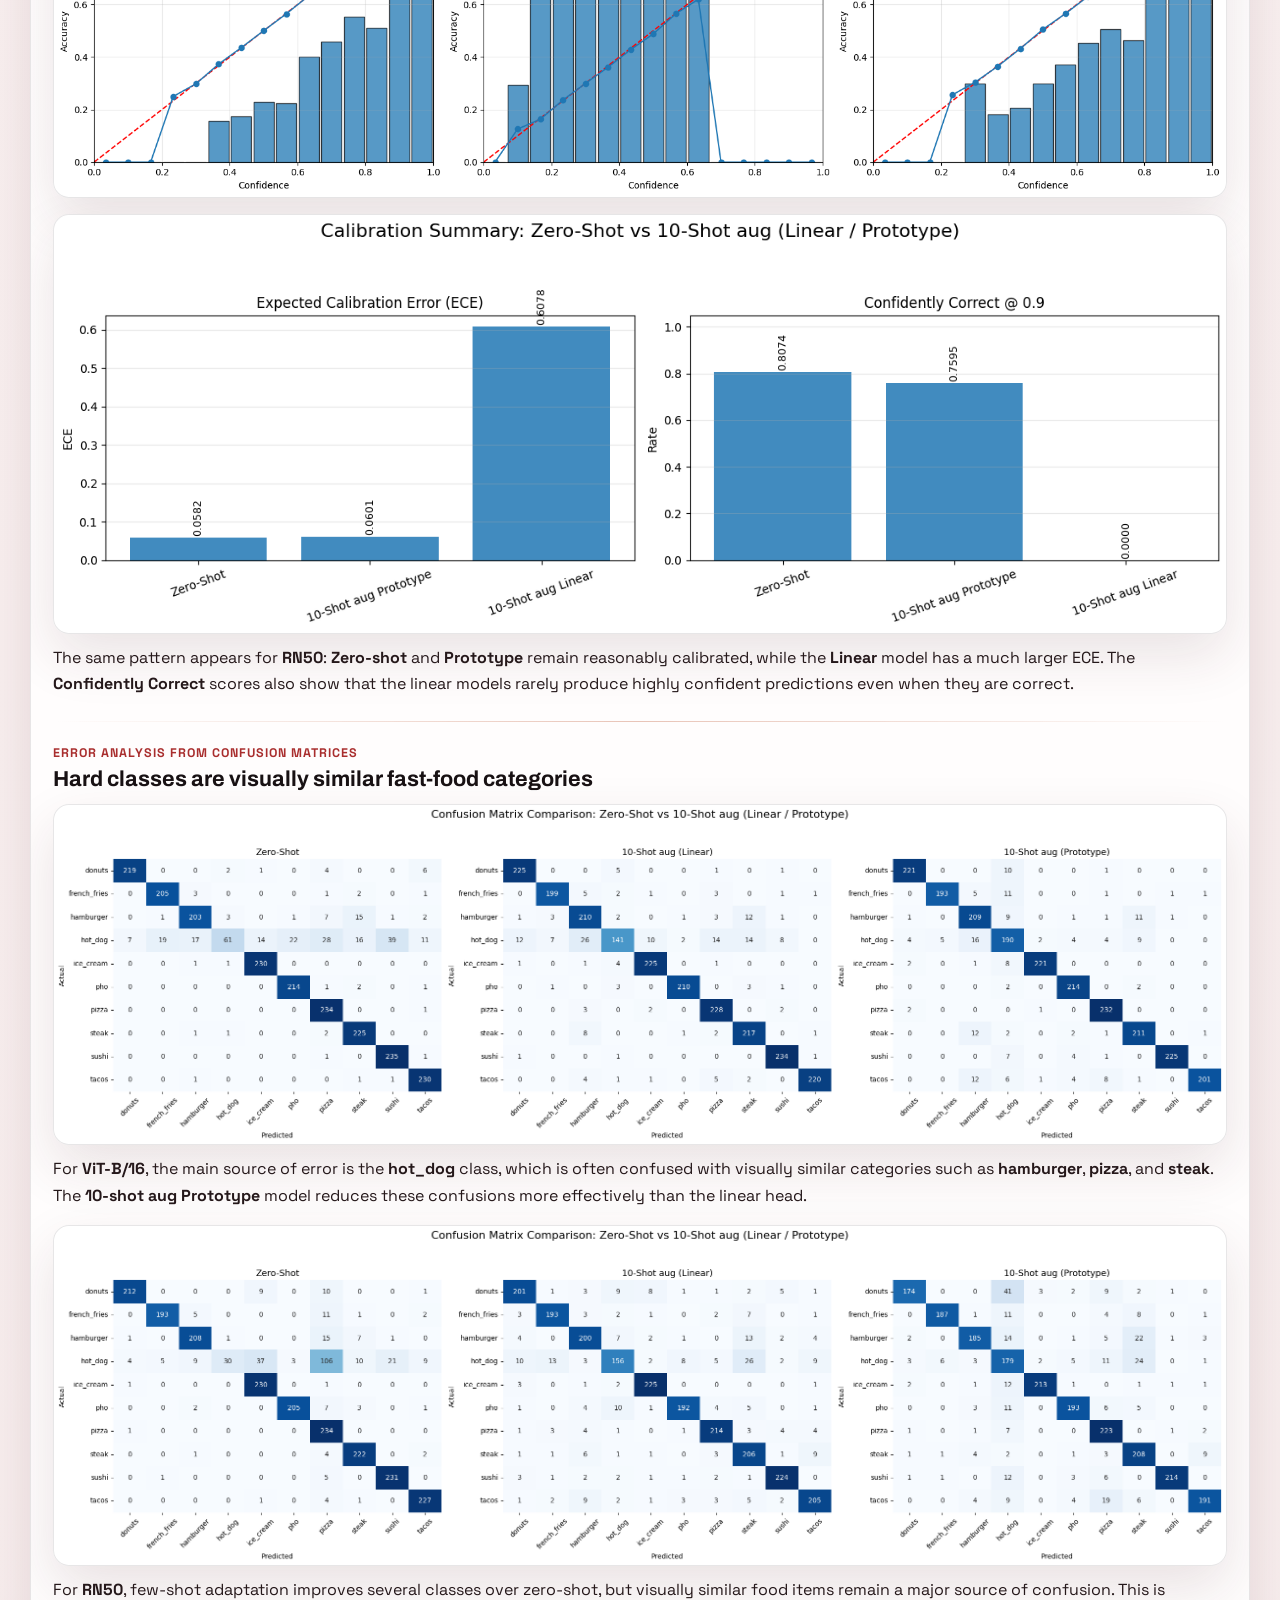
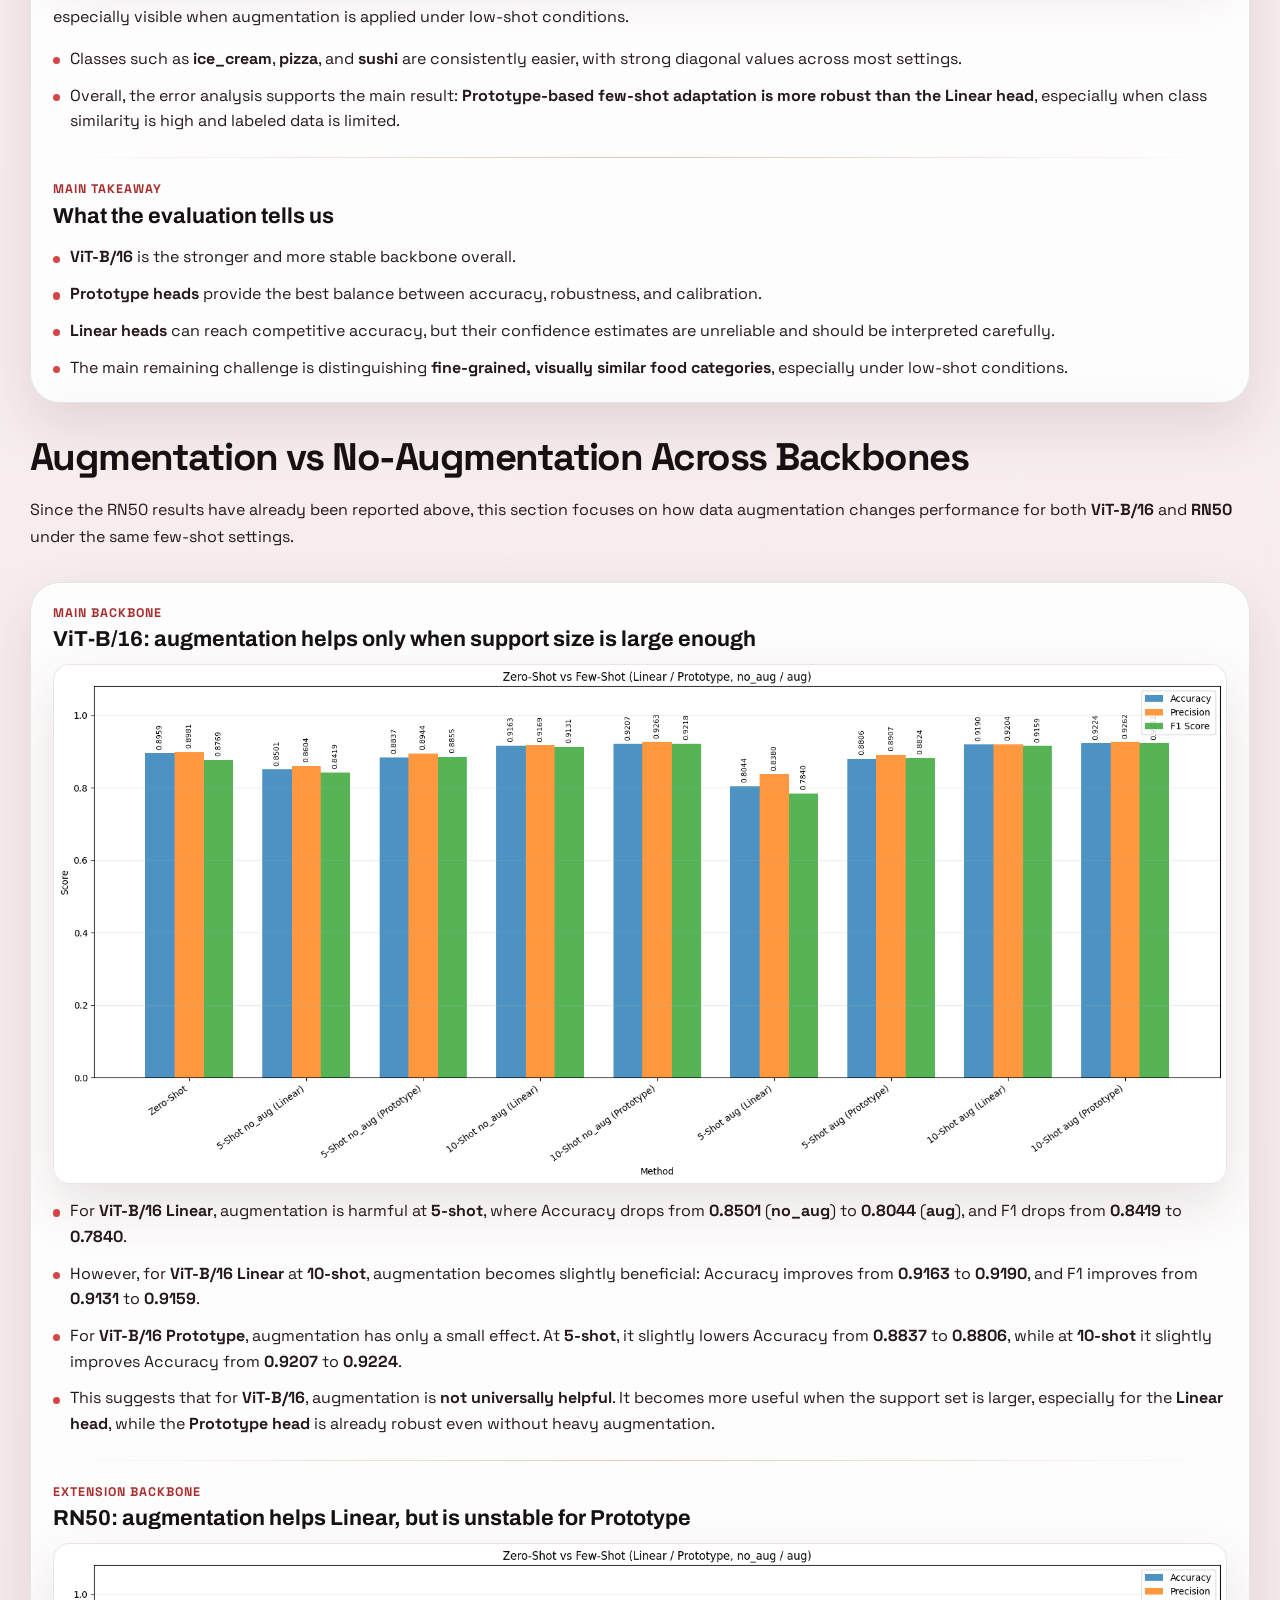
<file: docs/assignment-1/multimodal.html>
<!doctype html>
<html lang="en">
  <head>
    <meta charset="utf-8">
    <meta name="viewport" content="width=device-width, initial-scale=1">
    <title>Assignment 1 | Multimodal Report</title>
    <meta name="description" content="Multimodal report in red theme: problem, dataset, methods, experiments, results, analysis, and conclusion.">
    <link rel="apple-touch-icon" sizes="180x180" href="../assets/assignment-1/favicon_io/apple-touch-icon.png">
    <link rel="icon" type="image/png" sizes="32x32" href="../assets/assignment-1/favicon_io/favicon-32x32.png">
    <link rel="icon" type="image/png" sizes="16x16" href="../assets/assignment-1/favicon_io/favicon-16x16.png">
    <link rel="shortcut icon" href="../assets/assignment-1/favicon_io/favicon.ico">
    <link rel="manifest" href="../assets/assignment-1/favicon_io/site.webmanifest">
    <script>
      (function () {
        try {
          var saved = localStorage.getItem("hat-multimodal-theme");
          document.documentElement.setAttribute("data-multimodal-theme", saved || "light");
        } catch (error) {
          document.documentElement.setAttribute("data-multimodal-theme", "light");
        }
      })();
    </script>
    <link rel="stylesheet" href="../assets/styles.css">
    <style>
      .multimodal-report-page .hero-card h1 {
        font-size: clamp(2.9rem, 5.2vw, 4.4rem);
        line-height: 1.05;
      }

      .multimodal-report-page .hero-card .page-subtitle {
        font-size: 1.35rem;
        line-height: 1.45;
      }

      .multimodal-report-page .hero-card .meta-label,
      .multimodal-report-page .page-callout .meta-label {
        font-size: 1.02rem;
      }

      .multimodal-report-page .hero-card .meta-value {
        font-size: 1.55rem;
        line-height: 1.2;
        font-weight: 750;
      }

      .multimodal-report-page .page-callout .meta-value {
        font-size: 1.62rem;
        line-height: 1.2;
        font-weight: 800;
        word-break: break-word;
      }

      .multimodal-report-page .page-callout .meta-item {
        padding: 0.85rem 0.95rem;
        min-height: unset;
      }

      .multimodal-report-page .page-callout .card-kicker {
        font-size: 1.15rem;
      }

      .multimodal-report-page .page-callout .card-title {
        font-size: 2rem;
      }

      .multimodal-report-page .page-callout .deliverable-note,
      .multimodal-report-page .page-callout .mini-list li {
        font-size: 1.26rem;
        line-height: 1.45;
      }

      .multimodal-report-page .page-callout .status-pill,
      .multimodal-report-page .page-callout .chip {
        font-size: 1.02rem;
      }

      .multimodal-report-page .pipeline-board {
        display: grid;
        gap: 1rem;
      }

      .multimodal-report-page .pipeline-card {
        border: 1px solid #d8d8d8;
        border-radius: 22px;
        padding: 1.1rem;
        background: #f8f8f8;
        color: #111111;
      }

      .multimodal-report-page .pipeline-card .card-kicker {
        letter-spacing: 0.06em;
        text-transform: uppercase;
        color: #111111;
      }

      .multimodal-report-page .pipeline-flow {
        margin-top: 0.7rem;
        display: flex;
        align-items: center;
        flex-wrap: wrap;
        gap: 0.5rem;
      }

      .multimodal-report-page .pipeline-step {
        min-height: 74px;
        min-width: 170px;
        padding: 0.72rem 0.95rem;
        border-radius: 14px;
        border: 1px solid #cfcfcf;
        background: #ffffff;
        color: #111111;
        display: flex;
        align-items: center;
        justify-content: center;
        text-align: center;
        font-weight: 700;
        line-height: 1.3;
      }

      .multimodal-report-page .pipeline-step em {
        font-style: normal;
        display: block;
        font-size: 0.86rem;
        font-weight: 600;
        color: #111111;
        opacity: 0.9;
      }

      .multimodal-report-page .pipeline-arrow {
        font-weight: 800;
        color: #111111;
        font-size: 1.12rem;
        line-height: 1;
        padding: 0 0.16rem;
      }

      .multimodal-report-page .pipeline-detail-list {
        margin-top: 0.8rem;
        color: #111111;
      }

      @media (max-width: 900px) {
        .multimodal-report-page .pipeline-flow {
          gap: 0.45rem;
        }

        .multimodal-report-page .pipeline-step {
          min-width: 148px;
          min-height: 64px;
          padding: 0.58rem 0.72rem;
          font-size: 0.92rem;
        }
      }
    </style>
  </head>
  <body class="multimodal-report-page theme-red">
    <a class="skip-link" href="#main-content">Skip to content</a>

    <header class="topbar">
        <div class="shell topbar-inner">
          <a class="brand" href="./index.html" aria-label="Back to Assignment 1 overview">
            <span class="brand-mark has-logo" aria-hidden="true">
              <img class="brand-mark-image" src="../assets/assignment-1/logo.png" alt="">
            </span>
            <span class="brand-copy">
              <p class="brand-label">Assignment 1 · Multimodal</p>
              <p class="brand-note">Red theme · ViT-B/16 priority with RN50 extension</p>
            </span>
          </a>

        <nav class="topnav" aria-label="Primary">
          <a href="../index.html">Home</a>
          <a href="./index.html">Assignment 1</a>
          <a href="./image.html">Image</a>
          <a href="./text.html">Text</a>
          <a href="#multi-conclusion">Conclusion</a>
        </nav>

        <div class="topbar-actions multimodal-theme-actions">
          <button class="theme-toggle multimodal-theme-toggle" type="button" data-multimodal-theme-toggle aria-label="Switch color theme">
            <span class="theme-toggle-indicator" aria-hidden="true"></span>
            <span data-multimodal-theme-label>Light mode</span>
          </button>
        </div>
      </div>
    </header>

    <main id="main-content">
      <div class="assignment-layout">
        <aside class="side-rail-nav" aria-label="Multimodal report page navigation">
          <a class="side-rail-link side-rail-link-home" href="../index.html">
            <span class="side-rail-icon" aria-hidden="true">
              <svg viewBox="0 0 24 24" fill="none" stroke="currentColor" stroke-width="1.9" stroke-linecap="round" stroke-linejoin="round">
                <path d="M3 10.5L12 3l9 7.5"></path>
                <path d="M5.5 9.5V21h13V9.5"></path>
                <path d="M9.5 21v-6h5v6"></path>
              </svg>
            </span>
            <span class="side-rail-label">Home</span>
          </a>

          <a class="side-rail-link" href="#overview" data-section-link="overview">
            <span class="side-rail-icon" aria-hidden="true">
              <svg viewBox="0 0 24 24" fill="none" stroke="currentColor" stroke-width="1.9" stroke-linecap="round" stroke-linejoin="round">
                <line x1="6" y1="4" x2="6" y2="20"></line>
                <line x1="12" y1="7" x2="12" y2="17"></line>
                <line x1="18" y1="5" x2="18" y2="19"></line>
                <circle cx="6" cy="9" r="2"></circle>
                <circle cx="12" cy="12" r="2"></circle>
                <circle cx="18" cy="10" r="2"></circle>
              </svg>
            </span>
            <span class="side-rail-label">Overview</span>
          </a>

          <a class="side-rail-link" href="#multi-pipeline" data-section-link="multi-pipeline">
            <span class="side-rail-icon" aria-hidden="true">
              <svg viewBox="0 0 24 24" fill="none" stroke="currentColor" stroke-width="1.9" stroke-linecap="round" stroke-linejoin="round">
                <path d="M3 12h5l2.2-4 3.6 8L16 12h5"></path>
                <circle cx="3" cy="12" r="1.2"></circle>
                <circle cx="8" cy="12" r="1.2"></circle>
                <circle cx="13.8" cy="16" r="1.2"></circle>
                <circle cx="16" cy="12" r="1.2"></circle>
                <circle cx="21" cy="12" r="1.2"></circle>
              </svg>
            </span>
            <span class="side-rail-label">Pipeline</span>
          </a>

          <a class="side-rail-link" href="#multi-outline" data-section-link="multi-outline">
            <span class="side-rail-icon" aria-hidden="true">
              <svg viewBox="0 0 24 24" fill="none" stroke="currentColor" stroke-width="1.9" stroke-linecap="round" stroke-linejoin="round">
                <path d="M9 3h6l1 2h3a2 2 0 0 1 2 2v12a2 2 0 0 1-2 2H5a2 2 0 0 1-2-2V7a2 2 0 0 1 2-2h3z"></path>
                <path d="M9 12h6"></path>
                <path d="M9 16h6"></path>
              </svg>
            </span>
            <span class="side-rail-label">Outline</span>
          </a>

          <a class="side-rail-link" href="#multi-dataset" data-section-link="multi-dataset">
            <span class="side-rail-icon" aria-hidden="true">
              <svg viewBox="0 0 24 24" fill="none" stroke="currentColor" stroke-width="1.9" stroke-linecap="round" stroke-linejoin="round">
                <path d="M5 19V9"></path>
                <path d="M12 19V5"></path>
                <path d="M19 19v-7"></path>
                <path d="M3 19h18"></path>
              </svg>
            </span>
            <span class="side-rail-label">Dataset</span>
          </a>

          <a class="side-rail-link" href="#multi-clip-parent" data-section-link="multi-clip-parent">
            <span class="side-rail-icon" aria-hidden="true">
              <svg viewBox="0 0 24 24" fill="none" stroke="currentColor" stroke-width="1.9" stroke-linecap="round" stroke-linejoin="round">
                <rect x="4" y="4" width="16" height="16" rx="2"></rect>
                <path d="M9 4v16"></path>
                <path d="M15 4v16"></path>
                <path d="M4 9h16"></path>
                <path d="M4 15h16"></path>
              </svg>
            </span>
            <span class="side-rail-label">Method</span>
          </a>

          <a class="side-rail-link" href="#multi-results" data-section-link="multi-results">
            <span class="side-rail-icon" aria-hidden="true">
              <svg viewBox="0 0 24 24" fill="none" stroke="currentColor" stroke-width="1.9" stroke-linecap="round" stroke-linejoin="round">
                <path d="M4 19h16"></path>
                <path d="M7 16V9"></path>
                <path d="M12 16V5"></path>
                <path d="M17 16v-4"></path>
              </svg>
            </span>
            <span class="side-rail-label">Results</span>
          </a>

          <a class="side-rail-link" href="#multi-discussion" data-section-link="multi-discussion">
            <span class="side-rail-icon" aria-hidden="true">
              <svg viewBox="0 0 24 24" fill="none" stroke="currentColor" stroke-width="1.9" stroke-linecap="round" stroke-linejoin="round">
                <path d="M6 7.5h12"></path>
                <path d="M6 12h12"></path>
                <path d="M6 16.5h7"></path>
                <rect x="3" y="4" width="18" height="16" rx="2.2"></rect>
              </svg>
            </span>
            <span class="side-rail-label">Discussion</span>
          </a>

          <a class="side-rail-link" href="#multi-conclusion" data-section-link="multi-conclusion">
            <span class="side-rail-icon" aria-hidden="true">
              <svg viewBox="0 0 24 24" fill="none" stroke="currentColor" stroke-width="1.9" stroke-linecap="round" stroke-linejoin="round">
                <path d="M12 3l2.2 4.9L19 10l-4.8 2.2L12 17l-2.2-4.8L5 10l4.8-2.1z"></path>
                <path d="M18.5 18.5l2.5 2.5"></path>
              </svg>
            </span>
            <span class="side-rail-label">Conclusion</span>
          </a>

          <a class="side-rail-link side-rail-link-track" href="./index.html">
            <span class="side-rail-icon" aria-hidden="true">
              <svg viewBox="0 0 24 24" fill="none" stroke="currentColor" stroke-width="1.9" stroke-linecap="round" stroke-linejoin="round">
                <rect x="3" y="4" width="8" height="7" rx="1.8"></rect>
                <rect x="13" y="4" width="8" height="7" rx="1.8"></rect>
                <rect x="3" y="13" width="8" height="7" rx="1.8"></rect>
                <rect x="13" y="13" width="8" height="7" rx="1.8"></rect>
              </svg>
            </span>
            <span class="side-rail-label">Assignment 1</span>
          </a>

          <a class="side-rail-link side-rail-link-track" href="./image.html">
            <span class="side-rail-icon" aria-hidden="true">
              <svg viewBox="0 0 24 24" fill="none" stroke="currentColor" stroke-width="1.9" stroke-linecap="round" stroke-linejoin="round">
                <rect x="3" y="4" width="18" height="16" rx="2.2"></rect>
                <circle cx="8.2" cy="9" r="1.5"></circle>
                <path d="M21 16l-5.3-5.3a1 1 0 0 0-1.4 0L7 18"></path>
              </svg>
            </span>
            <span class="side-rail-label">Image</span>
          </a>

          <a class="side-rail-link side-rail-link-track" href="./text.html">
            <span class="side-rail-icon" aria-hidden="true">
              <svg viewBox="0 0 24 24" fill="none" stroke="currentColor" stroke-width="1.9" stroke-linecap="round" stroke-linejoin="round">
                <path d="M4 6.5h16"></path>
                <path d="M8 6.5v11"></path>
                <path d="M16 6.5v11"></path>
                <path d="M5 17.5h14"></path>
              </svg>
            </span>
            <span class="side-rail-label">Text</span>
          </a>
        </aside>

        <div class="assignment-flow">
      <section id="overview" class="shell page-hero section" style="display: grid; grid-template-columns: 1.15fr 0.85fr; gap: 1.25rem; align-items: stretch;">
        <article class="panel hero-card">
          <p class="eyebrow">Multimodal classification</p>
          <h1>Zero-shot vs Few-shot on <span>Image + Text</span></h1>
          <p class="page-subtitle">
            This report is written in the required order: problem → dataset → method → experiments → results → analysis → conclusion.
            The primary focus is <strong>ViT-B/16</strong>, with additional <strong>ResNet50</strong> comparison in augmentation and no-augmentation settings.
          </p>

          <div class="button-row">
            <a class="button button-primary" href="#multi-outline">Open section outline</a>
            <a class="button button-secondary" href="./index.html">Back to Assignment 1 overview</a>
          </div>

          <div class="hero-meta">
            <div class="meta-item"><p class="meta-label">Owner</p><p class="meta-value">Vu Hai Tuan</p></div>
            <div class="meta-item"><p class="meta-label">Instructor</p><p class="meta-value">Le Thanh Sach</p></div>
            <div class="meta-item"><p class="meta-label">Primary model</p><p class="meta-value">ViT-B/16</p></div>
            <div class="meta-item"><p class="meta-label">Extension model</p><p class="meta-value">ResNet50</p></div>
          </div>
        </article>

        <aside class="panel page-callout" style="display: flex; flex-direction: column; justify-content: center; gap: 0.9rem;">
          <p class="card-kicker">Process summary</p>
          <h2 class="card-title" style="margin-bottom: 0.25rem;">Multimodal workflow overview</h2>
          <p class="deliverable-note" style="margin-bottom: 0.35rem;">
            This block summarizes the implementation flow: use <strong>CLIP ViT-B/16</strong> as the main backbone,
            compare <strong>Zero-shot vs Few-shot</strong>, analyze <strong>Augmentation vs No-augmentation</strong>,
            and report <strong>RN50-based few-shot</strong> as an extension under the same evaluation protocol.
          </p>

          <div style="display: grid; grid-template-columns: 1fr 1fr; gap: 0.7rem;">
            <article class="meta-item" style="margin: 0;">
              <p class="meta-label">Base model</p>
              <p class="meta-value">CLIP ViT-B/16</p>
            </article>
            <article class="meta-item" style="margin: 0;">
              <p class="meta-label">Extension model</p>
              <p class="meta-value">CLIP RN50</p>
            </article>
            <article class="meta-item" style="margin: 0;">
              <p class="meta-label">Zero-shot Accuracy</p>
              <p class="meta-value">89.59%</p>
            </article>
            <article class="meta-item" style="margin: 0;">
              <p class="meta-label">10-shot Accuracy</p>
              <p class="meta-value">92.24%</p>
            </article>
          </div>

          <div class="assignment-meta" style="margin-top: 0.35rem; gap: 0.35rem;">
            <span class="status-pill">Zero-shot</span>
            <span class="chip">Few-shot</span>
            <span class="chip">Aug vs No-aug</span>
            <span class="chip">ViT-B/16</span>
            <span class="chip" style="margin-left: 0.2rem;">RN50 Extension</span>
          </div>

          <div class="assignment-links" style="margin-top: 0.45rem;">
            <a class="button button-primary" href="https://github.com/Tuancoolboy/Multimodal-testing" target="_blank" rel="noreferrer">Code repository (Multimodal)</a>
          </div>
        </aside>
      </section>

      <section id="multi-pipeline" class="shell section">
        <div class="section-head">
          <div>
            <h2 class="section-title">Overall Pipeline (Zero-shot & Few-shot)</h2>
            <p class="section-copy">A unified, box-based overview of the full multimodal pipeline.</p>
          </div>
        </div>

        <article class="panel report-card content-card">
          <div class="pipeline-board">
            <section class="pipeline-card">
              <p class="card-kicker">ZERO-SHOT PIPELINE</p>
              <h3 class="card-title">CLIP multimodal zero-shot classification</h3>
              <div class="pipeline-flow" aria-label="Zero-shot pipeline flow">
                <div class="pipeline-step">Input<em>image + paired text</em></div>
                <span class="pipeline-arrow" aria-hidden="true">→</span>
                <div class="pipeline-step">Backbone: CLIP Encoder<em>ViT-B/16 or RN50 (frozen)</em></div>
                <span class="pipeline-arrow" aria-hidden="true">→</span>
                <div class="pipeline-step">Head: Prompt Matching<em>z = (f_img + f_txt)/2</em></div>
                <span class="pipeline-arrow" aria-hidden="true">→</span>
                <div class="pipeline-step">Output<em>predicted class</em></div>
              </div>
              <ul class="mini-list pipeline-detail-list">
                <li><strong>Prompt bank:</strong> class prompts are encoded once (e.g., <code>a photo of &lt;class&gt;</code>).</li>
                <li><strong>Decision rule:</strong> choose the class with maximum cosine similarity.</li>
              </ul>
            </section>

            <section class="pipeline-card">
              <p class="card-kicker">FEW-SHOT PIPELINE — LINEAR HEAD</p>
              <h3 class="card-title">CLIP multimodal few-shot adaptation (Linear)</h3>
              <div class="pipeline-flow" aria-label="Few-shot linear pipeline flow">
                <div class="pipeline-step">Input<em>K-shot support + query</em></div>
                <span class="pipeline-arrow" aria-hidden="true">→</span>
                <div class="pipeline-step">Backbone: CLIP Encoder<em>ViT-B/16 or RN50 (frozen)</em></div>
                <span class="pipeline-arrow" aria-hidden="true">→</span>
                <div class="pipeline-step">Head: Linear Classifier<em>z = [f_img ; f_txt], o = Wz + b</em></div>
                <span class="pipeline-arrow" aria-hidden="true">→</span>
                <div class="pipeline-step">Output<em>class + Accuracy/Precision/F1</em></div>
              </div>
              <ul class="mini-list pipeline-detail-list">
                <li><strong>Training:</strong> only the linear head is trained on support samples.</li>
                <li><strong>Data setting:</strong> evaluated with 5-shot and 10-shot under no_aug / aug.</li>
              </ul>
            </section>

            <section class="pipeline-card">
              <p class="card-kicker">FEW-SHOT PIPELINE — PROTOTYPE HEAD</p>
              <h3 class="card-title">CLIP multimodal few-shot adaptation (Prototype)</h3>
              <div class="pipeline-flow" aria-label="Few-shot prototype pipeline flow">
                <div class="pipeline-step">Input<em>K-shot support + query</em></div>
                <span class="pipeline-arrow" aria-hidden="true">→</span>
                <div class="pipeline-step">Backbone: CLIP Encoder<em>ViT-B/16 or RN50 (frozen)</em></div>
                <span class="pipeline-arrow" aria-hidden="true">→</span>
                <div class="pipeline-step">Head: Prototype Classifier<em>p_c = (1/K) Σ z_i</em></div>
                <span class="pipeline-arrow" aria-hidden="true">→</span>
                <div class="pipeline-step">Output<em>class + Accuracy/Precision/F1</em></div>
              </div>
              <ul class="mini-list pipeline-detail-list">
                <li><strong>Inference:</strong> predict with <code>argmax cos(z, p_c)</code> over class prototypes.</li>
                <li><strong>Data setting:</strong> evaluated with 5-shot and 10-shot under no_aug / aug.</li>
              </ul>
            </section>
          </div>
        </article>
      </section>

      <section id="multi-outline" class="shell section">
        <div class="section-head">
          <div>
            <h2 class="section-title"> Multimodal Classification</h2>
            <p class="section-copy">Follow these steps</p>
          </div>
        </div>

        <div class="report-nav">
          <a href="#multi-pipeline">Overall Pipeline (Zero-shot & Few-shot)</a>
          <a href="#multi-problem">Problem Definition</a>
          <a href="#multi-dataset">Dataset & EDA</a>
          <a href="#multi-preprocess">Dataset, DataLoader & Augmentation</a>
          <a href="#multi-clip-parent">CLIP Backbone</a>
          <a href="#multi-zero-shot">Zero-shot</a>
          <a href="#multi-few-shot">Few-shot</a>
          <a href="#multi-setup">Experimental Setup</a>
          <a href="#multi-results">Results</a>
          <a href="#multi-discussion">Discussion</a>
          <a href="#multi-extension-rn50">Augmentation vs No-Augmentation Across Backbones</a>
          <a href="#multi-conclusion">Conclusion</a>
        </div>
      </section>

      <section id="multi-problem" class="shell section">
        <div class="section-head">
          <div>
            <h2 class="section-title">Problem Definition</h2>
            <p class="section-copy">
              Multimodal classification with paired image-text inputs, comparing zero-shot and few-shot on the main CLIP ViT-B/16 and CLIP RN-50 extension backbone.
            </p>
          </div>
        </div>

        <article class="panel report-card content-card">
          <div class="story-grid">
            <section class="story-block">
              <p class="card-kicker">Problem statement</p>
              <h3 class="card-title">CLIP ViT-B/16: zero-shot vs few-shot</h3>
              <p class="track-copy">
                The task is multimodal classification where each sample contains a paired image and text.
                We compare <strong>zero-shot</strong> and <strong>few-shot</strong> under the same protocol, with
                <strong>CLIP ViT-B/16</strong> as the main backbone and <strong>CLIP RN50</strong> as an extension.
              </p>
              <ul class="mini-list">
                <li>Main backbone: CLIP ViT-B/16</li>
                <li>Extension backbone: CLIP RN50</li>
                <li>Metrics: Accuracy, Precision, and F1-score</li>
              </ul>
            </section>

            <section class="story-block">
              <p class="card-kicker">Dataset summary</p>
              <h3 class="card-title">Why UPMC-Food101 fits this assignment</h3>
              <ul class="mono-list">
                <li>True image-text pairs from the same recipe/page</li>
                <li>About 100,000 samples</li>
                <li>101 original classes (10-class subset in this report)</li>
                <li>Web-collected variability for realistic evaluation</li>
              </ul>
            </section>
          </div>
        </article>
      </section>

      <section id="multi-dataset" class="shell section">
        <div class="section-head"><div><h2 class="section-title">Dataset Description and EDA</h2></div></div>
        <article class="panel report-card content-card">
          <div class="story-grid">
            <section class="story-block">
              <p class="card-kicker">Dataset summary</p>
              <ul class="mini-list">
                <li>Uses genuine image-text pairs (same entity/event), not random pairing.</li>
                <li>Supports train/validation/test and class-wise few-shot sampling.</li>
                <li>Suitable for zero-shot and few-shot evaluation protocols.</li>
              </ul>
            </section>
            <section class="story-block">
              <p class="card-kicker">EDA checklist</p>
              <ul class="mini-list">
                <li>Class distribution across train/val/test.</li>
                <li>Example samples showing correct image-text alignment.</li>
                <li>Text length statistics (mean/median/percentiles).</li>
                <li>Class imbalance notes for per-class analysis.</li>
              </ul>
            </section>
          </div>

          <div class="soft-divider"></div>

          <div class="story-grid">
            <section class="story-block">
              <p class="card-kicker">EDA</p>
              <h3 class="card-title">Train/Val/Test statistics and class set</h3>
              <ul class="mini-list">
                <li><strong>Classes (10):</strong> donuts, french_fries, hamburger, hot_dog, ice_cream, pho, pizza, steak, sushi, tacos</li>
                <li><strong>Train titles:</strong> 67,988</li>
                <li><strong>Test titles:</strong> 22,716</li>
                <li><strong>Train images:</strong> 6,866 (missing titles: 0)</li>
                <li><strong>Test images:</strong> 2,295 (missing titles: 0)</li>
                <li><strong>Final split:</strong> train 6,179 · val 687 · test 2,295</li>
              </ul>
            </section>

            <section class="story-block">
              <p class="card-kicker">10-class subset</p>
              <h3 class="card-title">UPMC-Food101 categories used in the multimodal task</h3>
              <div class="chip-cloud">
                <span class="chip">donuts</span>
                <span class="chip">french_fries</span>
                <span class="chip">hamburger</span>
                <span class="chip">hot_dog</span>
                <span class="chip">ice_cream</span>
                <span class="chip">pho</span>
                <span class="chip">pizza</span>
                <span class="chip">steak</span>
                <span class="chip">sushi</span>
                <span class="chip">tacos</span>
              </div>
              <p class="deliverable-note" style="margin-top: 0.8rem;">
                <span aria-hidden="true">🔗</span>
                Dataset link:
                <a href="https://www.kaggle.com/datasets/gianmarco96/upmcfood101/data" target="_blank" rel="noreferrer">
                  UPMC-Food101 on Kaggle
                </a>
              </p>
            </section>
          </div>
        </article>
      </section>

      <section id="multi-preprocess" class="shell section">
        <div class="section-head">
          <div>
            <h2 class="section-title">Dataset, DataLoader, and Augmentation Setup</h2>
            <p class="section-copy">
              The preprocessing pipeline follows the implementation in the ViT-B/16 notebook, with explicit
              image transforms, text mapping from CSV files, and reproducible split/DataLoader setup.
            </p>
          </div>
        </div>
        <article class="panel report-card content-card">
          <div class="story-grid story-grid-triple">
            <section class="story-block">
              <p class="card-kicker">Image preprocessing</p>
              <ul class="mini-list">
                <li>CLIP normalization is used with fixed mean/std for all runs.</li>
                <li><strong>no_aug:</strong> baseline transform pipeline (resize + normalize).</li>
                <li><strong>aug:</strong> RandomResizedCrop(224), RandomHorizontalFlip, and ColorJitter before normalization.</li>
                <li>Validation/Test always use fixed transform (no random augmentation).</li>
              </ul>
            </section>
            <section class="story-block">
              <p class="card-kicker">Text preprocessing</p>
              <ul class="mini-list">
                <li>Text is loaded from <code>train_titles.csv</code> and <code>test_titles.csv</code>.</li>
                <li>Each image filename is mapped to its paired title to keep true image-text alignment.</li>
                <li>If a title is missing, fallback text is created: <code>a photo of &lt;class&gt;</code>.</li>
                <li>Labels are encoded with <code>label2id</code> / <code>id2label</code> for consistent training and evaluation.</li>
              </ul>
            </section>
            <section class="story-block">
              <p class="card-kicker">Split and DataLoader</p>
              <ul class="mini-list">
                <li>Dataset is downloaded, unzipped, and loaded from fixed train/test directories.</li>
                <li>Train is split into train/val with <strong>VAL_RATIO = 0.1</strong>, <strong>random_state = 42</strong>, and stratified labels.</li>
                <li><code>MultimodalDataset</code> returns <code>(image, text, label)</code> for each sample.</li>
                <li>DataLoaders use batch size 64, shuffle in train only, and fixed evaluation loaders for val/test.</li>
              </ul>
            </section>
          </div>
        </article>
      </section>

      <section id="multi-clip-parent" class="shell section">
        <div class="section-head"><div><h2 class="section-title">CLIP-Core Backbone</h2></div></div>
        <article class="panel report-card content-card">
          <div class="story-grid">
            <section class="story-block">
              <p class="card-kicker">Core model</p>
              <h3 class="card-title">What is CLIP?</h3>
              <p class="track-copy">
                CLIP (Contrastive Language-Image Pretraining) learns aligned visual and textual representations
                from large-scale image-text pairs in a shared embedding space. This enables image-text similarity
                matching and strong prompt-based zero-shot classification without task-specific training.
              </p>
              <ul class="mini-list">
                <li>Learns from large-scale paired image-text data rather than relying only on task-specific fixed class labels</li>
                <li>Uses natural-language prompts for zero-shot classification</li>
                <li>Serves as the pretrained backbone for both zero-shot and few-shot experiments</li>
              </ul>
            </section>

            <section class="story-block">
              <p class="card-kicker">Architecture overview</p>
              <h3 class="card-title">Image encoder + Text encoder + similarity matching</h3>
              <div class="figure-frame" style="margin-top: 0.5rem;">
                <img src="../assets/assignment-1/CLIP.png" alt="CLIP architecture for multimodal image-text learning" style="width: 100%; height: auto; border-radius: var(--radius-md); display: block;">
              </div>
              <p class="deliverable-note" style="margin-top: 0.7rem;">
                CLIP matches strong vision baselines in zero-shot settings and serves as the parent model in this report.
              </p>
            </section>
          </div>
        </article>
      </section>

      <section id="multi-zero-shot" class="shell section">
        <div class="section-head">
          <div>
            <h2 class="section-title">Zero-shot Classification</h2>
          </div>
        </div>
      
        <article class="panel report-card content-card">
          <ul class="mini-list">
            <li>We use pretrained <strong>CLIP ViT-B/16</strong> and <strong>CLIP RN50</strong> as the zero-shot baselines.</li>
            <li>Each class label is converted into a natural-language text prompt.</li>
            <li>For each test sample, the <strong>image</strong> and its <strong>paired text</strong> are encoded into the shared CLIP embedding space.</li>
            <li>The image and text embeddings are fused to form a multimodal representation.</li>
            <li>Cosine similarity is computed between the fused sample representation and the class prompt embeddings, and the highest-scoring class is selected.</li>
            <li><strong>Advantage:</strong> no task-specific training is required.</li>
            <li><strong>Limitation:</strong> performance is sensitive to prompt design, fusion strategy, and domain mismatch.</li>
          </ul>
        </article>
      </section>

      <section id="multi-few-shot" class="shell section">
        <div class="section-head">
          <div>
            <h2 class="section-title">Few-shot Adaptation</h2>
          </div>
        </div>
      
        <article class="panel report-card content-card">
          <div class="story-grid">
            <section class="story-block">
              <p class="card-kicker">Few-shot setup</p>
              <ul class="mini-list">
                <li>Few-shot adaptation is built on pretrained <strong>CLIP ViT-B/16</strong> and <strong>CLIP RN50</strong> backbones.</li>
                <li>We evaluate low-data settings with labeled support samples in <strong>5-shot</strong> and <strong>10-shot</strong> configurations.</li>
                <li>Two lightweight adaptation strategies are compared: a <strong>Linear classifier</strong> and a <strong>Prototype-based classifier</strong>.</li>
                <li>Both <strong>no_aug</strong> and <strong>aug</strong> settings are evaluated under the same protocol.</li>
              </ul>
            </section>
      
            <section class="story-block">
              <p class="card-kicker">Fusion / adaptation note</p>
              <ul class="mini-list">
                <li>In this implementation, few-shot adaptation uses <strong>both image and paired text embeddings</strong> extracted from CLIP.</li>
                <li>The image and text features are concatenated to form a <strong>multimodal representation</strong>.</li>
                <li>Let <strong>f_img(x)</strong> be the image embedding and <strong>f_txt(t)</strong> be the text embedding.</li>
                <li>The fused multimodal feature is defined as <strong>z = [f_img(x) ; f_txt(t)]</strong>.</li>
              </ul>
            </section>
          </div>
      
          <div class="soft-divider"></div>
      
          <div class="story-grid">
            <section class="story-block">
              <p class="card-kicker">Method 1</p>
              <h3 class="card-title">Linear Classifier</h3>
              <ul class="mini-list">
                <li>The fused feature <strong>z</strong> is fed into a trainable linear classifier.</li>
                <li>Logits are computed as <strong>o = Wz + b</strong>.</li>
                <li>Class probabilities are obtained by <strong>p(y|x,t) = softmax(Wz + b)</strong>.</li>
                <li>The model is trained with cross-entropy loss: <strong>L = -log p(y = y_true | x,t)</strong>.</li>
                <li>In this setting, CLIP encoders are frozen and only the lightweight classifier head is trained.</li>
              </ul>
            </section>
      
            <section class="story-block">
              <p class="card-kicker">Method 2</p>
              <h3 class="card-title">Prototype-based Classifier</h3>
              <ul class="mini-list">
                <li>For each class <strong>c</strong>, a prototype is computed from the support set.</li>
                <li>The class prototype is defined as <strong>p_c = (1 / K) &sum; z_i</strong>, where <strong>z_i</strong> are fused support features from class <strong>c</strong>.</li>
                <li>For a query sample, prediction is based on similarity between <strong>z</strong> and each class prototype <strong>p_c</strong>.</li>
                <li>A common decision rule is <strong>ŷ = argmax cos(z, p_c)</strong>.</li>
                <li>This method does not require learning a large classifier head and is effective in low-shot settings.</li>
              </ul>
            </section>
          </div>
        </article>
      </section>

      <section id="multi-setup" class="shell section">
        <div class="section-head">
          <div>
            <h2 class="section-title">Experimental Setup</h2>
            <p class="section-copy">
              This section describes the implementation and evaluation protocol used for zero-shot and few-shot multimodal classification.
            </p>
          </div>
        </div>
      
        <article class="panel report-card content-card">
          <div class="story-grid">
            <section class="story-block">
              <p class="card-kicker">Implementation setting</p>
              <ul class="mini-list">
                <li>The experiments are implemented in <strong>PyTorch</strong> using pretrained <strong>CLIP ViT-B/16</strong> and <strong>CLIP RN50</strong> backbones.</li>
                <li>All experiments are conducted in a <strong>multimodal</strong> setting, where each sample contains an image, its paired text, and a class label.</li>
                <li>A fixed random seed (<strong>seed = 42</strong>) is used for reproducible few-shot sampling.</li>
                <li>The same train, validation, and test protocol is applied across all compared settings for a fair evaluation.</li>
              </ul>
            </section>
      
            <section class="story-block">
              <p class="card-kicker">Zero-shot protocol</p>
              <ul class="mini-list">
                <li>For zero-shot classification, each class name is converted into a prompt of the form <strong>"a photo of &lt;class&gt;"</strong>.</li>
                <li>Class prompt embeddings are computed once using the CLIP text encoder.</li>
                <li>For each test sample, the image and its paired text are separately encoded and normalized.</li>
                <li>The two embeddings are fused by averaging: <strong>z = (f_img + f_txt) / 2</strong>, followed by L2 normalization.</li>
                <li>Prediction is obtained by comparing the fused sample feature with class prompt embeddings using scaled cosine similarity.</li>
              </ul>
            </section>
          </div>
      
          <div class="soft-divider"></div>
      
          <div class="story-grid">
            <section class="story-block">
              <p class="card-kicker">Few-shot protocol</p>
              <ul class="mini-list">
                <li>Few-shot support sets are constructed with <strong>class-wise K-shot sampling</strong>, where exactly <strong>K</strong> samples are selected per class.</li>
                <li>We evaluate <strong>5-shot</strong> and <strong>10-shot</strong> settings under both <strong>no_aug</strong> and <strong>aug</strong> image pipelines.</li>
                <li>In the linear few-shot model, CLIP encoders are <strong>frozen</strong> and only a lightweight classifier head is trained.</li>
                <li>Image and text embeddings are normalized and concatenated to form the multimodal feature: <strong>z = [f_img ; f_txt]</strong>.</li>
                <li>The classifier head is defined as a linear layer on top of the fused feature representation.</li>
              </ul>
            </section>
      
            <section class="story-block">
              <p class="card-kicker">Prototype setting and evaluation</p>
              <ul class="mini-list">
                <li>In the prototype-based setting, class prototypes are computed from the few-shot support set using fused multimodal features.</li>
                <li>For each class, the prototype is obtained by averaging support features of that class, and prediction is based on similarity to the query feature.</li>
                <li>Validation data is used to monitor the few-shot setting, while final results are reported on the held-out test set.</li>
                <li>The main reported metrics are <strong>Accuracy</strong> and <strong>Weighted F1-score</strong>; <strong>Precision</strong> can also be included in the comparison table for consistency.</li>
                <li>This setup allows a fair comparison between <strong>zero-shot</strong> and <strong>few-shot</strong> multimodal classification under limited labeled data.</li>
              </ul>
            </section>
          </div>
      
          <div class="compare-table-wrap" style="margin-top: 1rem;">
            <table class="compare-table">
              <thead>
                <tr>
                  <th>Setting group</th>
                  <th>Compared configurations</th>
                </tr>
              </thead>
              <tbody>
                <tr>
                  <td>Zero-shot</td>
                  <td>CLIP ViT-B/16, CLIP RN50</td>
                </tr>
                <tr>
                  <td>Few-shot (no_aug)</td>
                  <td>5-shot no_aug, 10-shot no_aug</td>
                </tr>
                <tr>
                  <td>Few-shot (aug)</td>
                  <td>5-shot aug, 10-shot aug</td>
                </tr>
              </tbody>
            </table>
          </div>
        </article>
      </section>

      <section id="multi-results" class="shell section">
        <div class="section-head">
          <div>
            <h2 class="section-title">Results</h2>
            <p class="section-copy">
              The results are reported separately for the two CLIP backbones: <strong>ViT-B/16</strong> as the main model and <strong>RN50</strong> as the extension model.
            </p>
          </div>
        </div>
      
        <article class="panel report-card content-card">
          <p class="card-kicker">Main model</p>
          <h3 class="card-title">CLIP ViT-B/16</h3>
      
          <p class="deliverable-note" style="margin-bottom: 0.9rem;">
            For the ViT-B/16 backbone, we report one <strong>zero-shot baseline</strong> and two few-shot adaptation strategies:
            <strong>Linear classifier</strong> and <strong>Prototype-based classifier</strong>.
          </p>
      
          <div class="compare-table-wrap">
            <table class="compare-table">
              <thead>
                <tr>
                  <th>Method</th>
                  <th>Head</th>
                  <th>Setting</th>
                  <th>Shot</th>
                  <th>Accuracy</th>
                  <th>Precision</th>
                  <th>F1</th>
                </tr>
              </thead>
              <tbody>
                <tr><td>Zero-shot</td><td>Prompt matching</td><td>zero_shot</td><td>0</td><td>0.8959</td><td>0.8981</td><td>0.8769</td></tr>
      
                <tr><td>Few-shot</td><td>Linear</td><td>no_aug</td><td>5</td><td>0.8501</td><td>0.8604</td><td>0.8419</td></tr>
                <tr><td>Few-shot</td><td>Prototype</td><td>no_aug</td><td>5</td><td>0.8837</td><td>0.8944</td><td>0.8855</td></tr>
      
                <tr><td>Few-shot</td><td>Linear</td><td>no_aug</td><td>10</td><td>0.9163</td><td>0.9169</td><td>0.9131</td></tr>
                <tr><td>Few-shot</td><td>Prototype</td><td>no_aug</td><td>10</td><td>0.9207</td><td>0.9263</td><td>0.9218</td></tr>
      
                <tr><td>Few-shot</td><td>Linear</td><td>aug</td><td>5</td><td>0.8044</td><td>0.8380</td><td>0.7840</td></tr>
                <tr><td>Few-shot</td><td>Prototype</td><td>aug</td><td>5</td><td>0.8806</td><td>0.8907</td><td>0.8824</td></tr>
      
                <tr><td>Few-shot</td><td>Linear</td><td>aug</td><td>10</td><td>0.9190</td><td>0.9204</td><td>0.9159</td></tr>
                <tr><td>Few-shot</td><td>Prototype</td><td>aug</td><td>10</td><td>0.9224</td><td>0.9262</td><td>0.9231</td></tr>
              </tbody>
            </table>
          </div>
      
          <div class="figure-frame" style="margin-top: 1rem;">
            <img
              src="../assets/assignment-1/accuracy.png"
              alt="Zero-shot vs Few-shot results for CLIP ViT-B/16 with Linear and Prototype heads"
              style="width: 100%; height: auto; border-radius: var(--radius-md); display: block;"
            >
          </div>
      
          <ul class="mini-list" style="margin-top: 1rem;">
            <li><strong>Zero-shot</strong> already provides a strong baseline on ViT-B/16 with Accuracy = <strong>0.8959</strong> and F1 = <strong>0.8769</strong>.</li>
            <li>At <strong>5-shot</strong>, the <strong>Linear head</strong> remains below the zero-shot baseline in both <strong>no_aug</strong> and <strong>aug</strong> settings, while the <strong>Prototype head</strong> stays much closer to the zero-shot result.</li>
            <li>Increasing the support set from <strong>5-shot</strong> to <strong>10-shot</strong> consistently improves both heads, and all <strong>10-shot</strong> variants outperform the zero-shot baseline in Accuracy and F1.</li>
            <li>The <strong>Prototype head</strong> consistently outperforms the <strong>Linear head</strong> across all few-shot settings, showing better robustness in both low-shot and augmented conditions.</li>
            <li>For the <strong>Linear head</strong>, the best result is <strong>10-shot + aug</strong> with Accuracy = <strong>0.9190</strong>, Precision = <strong>0.9204</strong>, and F1 = <strong>0.9159</strong>, slightly better than <strong>10-shot + no_aug</strong>.</li>
            <li>The best overall ViT-B/16 result is <strong>Prototype + 10-shot + aug</strong>, with Accuracy = <strong>0.9224</strong>, Precision = <strong>0.9262</strong>, and F1 = <strong>0.9231</strong>.</li>
            <li>Augmentation is not beneficial for the <strong>Linear head</strong> at <strong>5-shot</strong>, but becomes slightly helpful at <strong>10-shot</strong>. In contrast, the <strong>Prototype head</strong> remains strong and stable in both <strong>no_aug</strong> and <strong>aug</strong> settings.</li>
          </ul>
      
          <div class="soft-divider"></div>

<p class="card-kicker">Extension model</p>
<h3 class="card-title">CLIP RN50</h3>

<div class="compare-table-wrap">
  <table class="compare-table">
    <thead>
      <tr>
        <th>Method</th>
        <th>Head</th>
        <th>Setting</th>
        <th>Shot</th>
        <th>Accuracy</th>
        <th>Precision</th>
        <th>F1</th>
      </tr>
    </thead>
    <tbody>
      <tr><td>Zero-shot</td><td>Prompt matching</td><td>zero_shot</td><td>0</td><td>0.8680</td><td>0.8996</td><td>0.8438</td></tr>

      <tr><td>Few-shot</td><td>Linear</td><td>no_aug</td><td>5</td><td>0.8039</td><td>0.8330</td><td>0.8058</td></tr>
      <tr><td>Few-shot</td><td>Prototype</td><td>no_aug</td><td>5</td><td>0.8806</td><td>0.8919</td><td>0.8825</td></tr>

      <tr><td>Few-shot</td><td>Linear</td><td>no_aug</td><td>10</td><td>0.8514</td><td>0.8548</td><td>0.8489</td></tr>
      <tr><td>Few-shot</td><td>Prototype</td><td>no_aug</td><td>10</td><td>0.8540</td><td>0.8727</td><td>0.8574</td></tr>

      <tr><td>Few-shot</td><td>Linear</td><td>aug</td><td>5</td><td>0.8410</td><td>0.8504</td><td>0.8362</td></tr>
      <tr><td>Few-shot</td><td>Prototype</td><td>aug</td><td>5</td><td>0.7917</td><td>0.8128</td><td>0.7943</td></tr>

      <tr><td>Few-shot</td><td>Linear</td><td>aug</td><td>10</td><td>0.8784</td><td>0.8793</td><td>0.8774</td></tr>
      <tr><td>Few-shot</td><td>Prototype</td><td>aug</td><td>10</td><td>0.8571</td><td>0.8751</td><td>0.8607</td></tr>
    </tbody>
  </table>
</div>

<div class="figure-frame" style="margin-top: 1rem;">
  <img
    src="../assets/assignment-1/method.png"
    alt="Zero-shot vs Few-shot results for CLIP RN50"
    style="width: 100%; height: auto; border-radius: var(--radius-md); display: block;"
  >
</div>

<ul class="mini-list" style="margin-top: 1rem;">
  <li><strong>RN50 zero-shot</strong> provides a strong baseline with Accuracy = <strong>0.8680</strong> and F1 = <strong>0.8438</strong>.</li>
  <li>The best RN50 result is <strong>Prototype + 5-shot + no_aug</strong>, which achieves Accuracy = <strong>0.8806</strong>, Precision = <strong>0.8919</strong>, and F1 = <strong>0.8825</strong>, slightly outperforming the zero-shot baseline in Accuracy and F1.</li>
  <li>Unlike ViT-B/16, RN50 does <strong>not</strong> show a consistent improvement when moving from <strong>5-shot</strong> to <strong>10-shot</strong>; the effect depends on the classifier head and augmentation setting.</li>
  <li>For the <strong>Linear head</strong>, augmentation is beneficial in both shot settings, improving performance from <strong>0.8039 → 0.8410</strong> at 5-shot and from <strong>0.8514 → 0.8784</strong> at 10-shot.</li>
  <li>For the <strong>Prototype head</strong>, augmentation is harmful at <strong>5-shot</strong> but slightly helpful at <strong>10-shot</strong>, indicating less stable behavior under low-shot augmentation.</li>
  <li>Overall, RN50 is more sensitive to the adaptation setting than ViT-B/16, with the strongest RN50 performance obtained from the <strong>Prototype head in the 5-shot no_aug setting</strong>.</li>
</ul>
        </article>
      </section>
      <section id="multi-discussion" class="shell section">
        <div class="section-head">
          <div>
            <h2 class="section-title">Discussion and Error Analysis</h2>
            <p class="section-copy">
              This section interprets the quantitative results using learning curves, calibration analysis, and confusion matrices for both ViT-B/16 and RN50.
            </p>
          </div>
        </div>
      
        <article class="panel report-card content-card">
          <div class="story-grid">
            <section class="story-block">
              <p class="card-kicker">ViT-B/16 discussion</p>
              <h3 class="card-title">Strong few-shot gains, but head behavior differs</h3>
              <ul class="mini-list">
                <li><strong>Zero-shot ViT-B/16</strong> is already a strong baseline with Accuracy = <strong>0.8959</strong> and F1 = <strong>0.8769</strong>, showing that pretrained CLIP alignment transfers well to the multimodal food classification task.</li>
                <li>Moving from <strong>5-shot</strong> to <strong>10-shot</strong> clearly improves performance for both heads, confirming that a small increase in labeled support data is enough to improve class separation.</li>
                <li>The <strong>Prototype head</strong> is consistently more stable than the <strong>Linear head</strong>, especially in low-shot settings. The best overall ViT-B/16 result is <strong>Prototype + 10-shot + aug</strong> with Accuracy = <strong>0.9224</strong>, Precision = <strong>0.9262</strong>, and F1 = <strong>0.9231</strong>.</li>
                <li>For the <strong>Linear head</strong>, augmentation is not helpful at <strong>5-shot</strong>, but becomes beneficial at <strong>10-shot</strong>. This suggests that stronger variation is useful only when the support set is large enough to stabilize the classifier.</li>
              </ul>
            </section>
      
            <section class="story-block">
              <p class="card-kicker">RN50 discussion</p>
              <h3 class="card-title">More sensitive to setting and less consistent than ViT-B/16</h3>
              <ul class="mini-list">
                <li><strong>RN50 zero-shot</strong> is also competitive with Accuracy = <strong>0.8680</strong> and F1 = <strong>0.8438</strong>, but it remains below the ViT-B/16 baseline.</li>
                <li>Unlike ViT-B/16, RN50 does <strong>not</strong> improve consistently from <strong>5-shot</strong> to <strong>10-shot</strong>. Its behavior depends strongly on the classifier head and whether augmentation is applied.</li>
                <li>The best RN50 setting is <strong>Prototype + 5-shot + no_aug</strong> with Accuracy = <strong>0.8806</strong> and F1 = <strong>0.8825</strong>, slightly outperforming RN50 zero-shot.</li>
                <li>For RN50, augmentation helps the <strong>Linear head</strong> in both shot settings, but it hurts the <strong>Prototype head</strong> at <strong>5-shot</strong>. This indicates that RN50 is more sensitive to support-set quality and transformation noise than ViT-B/16.</li>
              </ul>
            </section>
          </div>
      
          <div class="soft-divider"></div>
      
          <section class="story-block">
            <p class="card-kicker">Learning dynamics</p>
            <h3 class="card-title">Training curves and head comparison</h3>
      
            <div class="figure-frame" style="margin-top: 0.75rem;">
              <img
                src="../assets/assignment-1/val-loss-Vit16.png"
                alt="10-shot few-shot summary for ViT-B/16 including training loss, validation accuracy, and head comparison"
                style="width: 100%; height: auto; border-radius: var(--radius-md); display: block;"
              >
            </div>
            <p class="deliverable-note" style="margin-top: 0.7rem;">
              For <strong>ViT-B/16</strong>, the training-loss curves decrease smoothly and validation accuracy quickly saturates, indicating stable convergence for the 10-shot linear setting. The final comparison also shows that the <strong>Prototype head</strong> slightly outperforms the <strong>Linear head</strong> in both <strong>no_aug</strong> and <strong>aug</strong> settings.
            </p>
      
            <div class="figure-frame" style="margin-top: 1rem;">
              <img
                src="../assets/assignment-1/val_loss_resnet50.png"
                alt="10-shot few-shot summary for RN50 including training loss, validation accuracy, and head comparison"
                style="width: 100%; height: auto; border-radius: var(--radius-md); display: block;"
              >
            </div>
            <p class="deliverable-note" style="margin-top: 0.7rem;">
              For <strong>RN50</strong>, optimization is also stable, but the final ranking is less consistent across settings. This supports the observation that RN50 is more sensitive to the adaptation strategy and augmentation pipeline than ViT-B/16.
            </p>
          </section>
      
          <div class="soft-divider"></div>
      
          <section class="story-block">
            <p class="card-kicker">Calibration analysis</p>
            <h3 class="card-title">Prototype is reliable; Linear is under-confident</h3>
      
            <div class="figure-frame" style="margin-top: 0.75rem;">
              <img
                src="../assets/assignment-1/ECE-vit16.png"
                alt="Calibration summary for ViT-B/16 comparing Zero-shot, 10-shot Linear, and 10-shot Prototype"
                style="width: 100%; height: auto; border-radius: var(--radius-md); display: block;"
              >
            </div>
      
            <div class="figure-frame" style="margin-top: 1rem;">
              <img
                src="../assets/assignment-1/Ece_con_vit16.png"
                alt="Reliability diagrams for ViT-B/16 comparing Zero-shot, 10-shot Linear, and 10-shot Prototype"
                style="width: 100%; height: auto; border-radius: var(--radius-md); display: block;"
              >
            </div>
      
            <p class="deliverable-note" style="margin-top: 0.7rem;">
              For <strong>ViT-B/16</strong>, both <strong>Zero-shot</strong> and <strong>10-shot aug Prototype</strong> are well calibrated, with low ECE values (around <strong>0.0284</strong> and <strong>0.0232</strong>). In contrast, the <strong>10-shot aug Linear</strong> model has a very large calibration error (<strong>ECE ≈ 0.6441</strong>), meaning that it often predicts the correct class but assigns poorly calibrated confidence scores.
            </p>
      
            <div class="figure-frame" style="margin-top: 1rem;">
              <img
                src="../assets/assignment-1/ECE_resnet50.png"
                alt="Calibration summary for RN50 comparing Zero-shot, 10-shot Linear, and 10-shot Prototype"
                style="width: 100%; height: auto; border-radius: var(--radius-md); display: block;"
              >
            </div>
      
            <div class="figure-frame" style="margin-top: 1rem;">
              <img
                src="../assets/assignment-1/confidence_resnet50.png"
                alt="Reliability diagrams for RN50 comparing Zero-shot, 10-shot Linear, and 10-shot Prototype"
                style="width: 100%; height: auto; border-radius: var(--radius-md); display: block;"
              >
            </div>
      
            <p class="deliverable-note" style="margin-top: 0.7rem;">
              The same pattern appears for <strong>RN50</strong>: <strong>Zero-shot</strong> and <strong>Prototype</strong> remain reasonably calibrated, while the <strong>Linear</strong> model has a much larger ECE. The <strong>Confidently Correct</strong> scores also show that the linear models rarely produce highly confident predictions even when they are correct.
            </p>
          </section>
      
          <div class="soft-divider"></div>
      
          <section class="story-block">
            <p class="card-kicker">Error analysis from confusion matrices</p>
            <h3 class="card-title">Hard classes are visually similar fast-food categories</h3>
      
            <div class="figure-frame" style="margin-top: 0.75rem;">
              <img
                src="../assets/assignment-1/confused_vit16.png"
                alt="Confusion matrix comparison for ViT-B/16 between Zero-shot, 10-shot Linear, and 10-shot Prototype"
                style="width: 100%; height: auto; border-radius: var(--radius-md); display: block;"
              >
            </div>
      
            <p class="deliverable-note" style="margin-top: 0.7rem;">
              For <strong>ViT-B/16</strong>, the main source of error is the <strong>hot_dog</strong> class, which is often confused with visually similar categories such as <strong>hamburger</strong>, <strong>pizza</strong>, and <strong>steak</strong>. The <strong>10-shot aug Prototype</strong> model reduces these confusions more effectively than the linear head.
            </p>
      
            <div class="figure-frame" style="margin-top: 1rem;">
              <img
                src="../assets/assignment-1/confused_matrix_resnet50.png"
                alt="Confusion matrix comparison for RN50 between Zero-shot, 10-shot Linear, and 10-shot Prototype"
                style="width: 100%; height: auto; border-radius: var(--radius-md); display: block;"
              >
            </div>
      
            <p class="deliverable-note" style="margin-top: 0.7rem;">
              For <strong>RN50</strong>, few-shot adaptation improves several classes over zero-shot, but visually similar food items remain a major source of confusion. This is especially visible when augmentation is applied under low-shot conditions.
            </p>
      
            <ul class="mini-list" style="margin-top: 0.9rem;">
              <li>Classes such as <strong>ice_cream</strong>, <strong>pizza</strong>, and <strong>sushi</strong> are consistently easier, with strong diagonal values across most settings.</li>
              <li>Overall, the error analysis supports the main result: <strong>Prototype-based few-shot adaptation is more robust than the Linear head</strong>, especially when class similarity is high and labeled data is limited.</li>
            </ul>
          </section>
      
          <div class="soft-divider"></div>
      
          <section class="story-block">
            <p class="card-kicker">Main takeaway</p>
            <h3 class="card-title">What the evaluation tells us</h3>
            <ul class="mini-list">
              <li><strong>ViT-B/16</strong> is the stronger and more stable backbone overall.</li>
              <li><strong>Prototype heads</strong> provide the best balance between accuracy, robustness, and calibration.</li>
              <li><strong>Linear heads</strong> can reach competitive accuracy, but their confidence estimates are unreliable and should be interpreted carefully.</li>
              <li>The main remaining challenge is distinguishing <strong>fine-grained, visually similar food categories</strong>, especially under low-shot conditions.</li>
            </ul>
          </section>
        </article>
      </section>

      <section id="multi-extension-rn50" class="shell section">
        <div class="section-head">
          <div>
            <h2 class="section-title">Augmentation vs No-Augmentation Across Backbones</h2>
            <p class="section-copy">
              Since the RN50 results have already been reported above, this section focuses on how data augmentation changes performance for both <strong>ViT-B/16</strong> and <strong>RN50</strong> under the same few-shot settings.
            </p>
          </div>
        </div>
      
        <article class="panel report-card content-card">
          <section class="story-block">
            <p class="card-kicker">Main backbone</p>
            <h3 class="card-title">ViT-B/16: augmentation helps only when support size is large enough</h3>
      
            <div class="figure-frame" style="margin-top: 0.75rem;">
              <img
                src="../assets/assignment-1/accuracy.png"
                alt="ViT-B/16 comparison of zero-shot, no-augmentation, and augmentation settings"
                style="width: 100%; height: auto; border-radius: var(--radius-md); display: block;"
              >
            </div>
      
            <ul class="mini-list" style="margin-top: 0.9rem;">
              <li>For <strong>ViT-B/16 Linear</strong>, augmentation is harmful at <strong>5-shot</strong>, where Accuracy drops from <strong>0.8501</strong> (<strong>no_aug</strong>) to <strong>0.8044</strong> (<strong>aug</strong>), and F1 drops from <strong>0.8419</strong> to <strong>0.7840</strong>.</li>
              <li>However, for <strong>ViT-B/16 Linear</strong> at <strong>10-shot</strong>, augmentation becomes slightly beneficial: Accuracy improves from <strong>0.9163</strong> to <strong>0.9190</strong>, and F1 improves from <strong>0.9131</strong> to <strong>0.9159</strong>.</li>
              <li>For <strong>ViT-B/16 Prototype</strong>, augmentation has only a small effect. At <strong>5-shot</strong>, it slightly lowers Accuracy from <strong>0.8837</strong> to <strong>0.8806</strong>, while at <strong>10-shot</strong> it slightly improves Accuracy from <strong>0.9207</strong> to <strong>0.9224</strong>.</li>
              <li>This suggests that for <strong>ViT-B/16</strong>, augmentation is <strong>not universally helpful</strong>. It becomes more useful when the support set is larger, especially for the <strong>Linear head</strong>, while the <strong>Prototype head</strong> is already robust even without heavy augmentation.</li>
            </ul>
          </section>
      
          <div class="soft-divider"></div>
      
          <section class="story-block">
            <p class="card-kicker">Extension backbone</p>
            <h3 class="card-title">RN50: augmentation helps Linear, but is unstable for Prototype</h3>
      
            <div class="figure-frame" style="margin-top: 0.75rem;">
              <img
                src="../assets/assignment-1/method.png"
                alt="RN50 comparison of zero-shot, no-augmentation, and augmentation settings"
                style="width: 100%; height: auto; border-radius: var(--radius-md); display: block;"
              >
            </div>
      
            <ul class="mini-list" style="margin-top: 0.9rem;">
              <li>For <strong>RN50 Linear</strong>, augmentation is consistently beneficial. At <strong>5-shot</strong>, Accuracy increases from <strong>0.8039</strong> to <strong>0.8410</strong>, and at <strong>10-shot</strong>, it increases from <strong>0.8514</strong> to <strong>0.8784</strong>.</li>
              <li>For <strong>RN50 Prototype</strong>, augmentation is harmful at <strong>5-shot</strong>, where Accuracy drops sharply from <strong>0.8806</strong> to <strong>0.7917</strong>. At <strong>10-shot</strong>, augmentation gives only a very small gain, from <strong>0.8540</strong> to <strong>0.8571</strong>.</li>
              <li>This means that for <strong>RN50</strong>, augmentation interacts strongly with the classifier head. It clearly supports the <strong>Linear head</strong>, but it is unstable for the <strong>Prototype head</strong>, especially when the support set is very small.</li>
              <li>Compared with <strong>ViT-B/16</strong>, RN50 shows higher sensitivity to the training setting, which indicates that the effect of augmentation depends not only on shot size but also on the backbone architecture itself.</li>
            </ul>
          </section>
      
          <div class="soft-divider"></div>
      
          <section class="story-block">
            <p class="card-kicker">Cross-backbone takeaway</p>
            <h3 class="card-title">Data augmentation is backbone- and head-dependent</h3>
            <ul class="mini-list">
              <li>For <strong>ViT-B/16</strong>, augmentation is most useful in the <strong>10-shot</strong> setting and gives only small gains because the pretrained features are already strong and stable.</li>
              <li>For <strong>RN50</strong>, augmentation is much more important for the <strong>Linear head</strong>, but less reliable for the <strong>Prototype head</strong>.</li>
              <li>Therefore, augmentation should <strong>not</strong> be treated as a universally positive choice. Its effectiveness depends on the combination of <strong>backbone</strong>, <strong>classifier head</strong>, and <strong>support-set size</strong>.</li>
            </ul>
          </section>
        </article>
      </section>
      
      <section id="multi-conclusion" class="shell section">
        <div class="section-head">
          <div>
            <h2 class="section-title">Conclusion</h2>
          </div>
        </div>
      
        <article class="panel deliverable-card content-card">
          <ul class="mini-list">
            <li>Based on the reported <strong>accuracy</strong> and <strong>F1</strong> scores, <strong>CLIP ViT-B/16</strong> is the stronger backbone overall. Its best result is <strong>Prototype + 10-shot + aug</strong> with Accuracy = <strong>0.9224</strong> and F1 = <strong>0.9231</strong>, which is clearly higher than the best RN50 result.</li>
            <li>For <strong>ViT-B/16</strong>, the <strong>Prototype head</strong> is consistently the most reliable few-shot strategy, while the <strong>Linear head</strong> becomes competitive only in the <strong>10-shot</strong> setting.</li>
            <li>For <strong>RN50</strong>, the best result is <strong>Prototype + 5-shot + no_aug</strong> with Accuracy = <strong>0.8806</strong> and F1 = <strong>0.8825</strong>, showing that RN50 can still perform well, but it is less stable than ViT-B/16 across different settings.</li>
            <li>The augmentation analysis shows that <strong>data augmentation is not always beneficial</strong>. For <strong>ViT-B/16</strong>, it is mainly helpful at <strong>10-shot</strong>; for <strong>RN50</strong>, it helps the <strong>Linear head</strong> but can hurt the <strong>Prototype head</strong> in low-shot conditions.</li>
            <li>Overall, the experiments show that the best-performing configuration for this multimodal task is <strong>ViT-B/16 with Prototype-based few-shot adaptation</strong>, while the impact of augmentation depends strongly on the backbone and adaptation method.</li>
          </ul>
        </article>
      </section>
        </div>
      </div>
    </main>

    <footer class="shell footer">
      <div class="panel footer-card">
        <div class="footer-links">
          <a href="./index.html">Assignment 1 overview</a>
          <a href="./image.html">Image</a>
          <a href="./text.html">Text</a>
        </div>
      </div>
    </footer>

    <script>
      (function () {
        const root = document.documentElement;
        const toggle = document.querySelector("[data-multimodal-theme-toggle]");
        const label = document.querySelector("[data-multimodal-theme-label]");

        if (!toggle) {
          return;
        }

        function applyTheme(theme) {
          root.setAttribute("data-multimodal-theme", theme);
          toggle.setAttribute("aria-pressed", String(theme === "dark"));
          toggle.setAttribute("aria-label", theme === "dark" ? "Switch to light mode" : "Switch to dark mode");

          if (label) {
            label.textContent = theme === "dark" ? "Dark mode" : "Light mode";
          }
        }

        applyTheme(root.getAttribute("data-multimodal-theme") || "light");

        toggle.addEventListener("click", function () {
          const nextTheme = root.getAttribute("data-multimodal-theme") === "dark" ? "light" : "dark";
          localStorage.setItem("hat-multimodal-theme", nextTheme);
          applyTheme(nextTheme);
        });
      })();
    </script>

    <script>
      (function () {
        const body = document.body;
        const overview = document.getElementById("overview");
        const sectionLinks = Array.from(document.querySelectorAll("[data-section-link]"));
        const sections = sectionLinks
          .map((link) => document.getElementById(link.dataset.sectionLink))
          .filter(Boolean);

        if (!overview || !sectionLinks.length || !sections.length) {
          return;
        }

        const updateDockedState = () => {
          const shouldDock = window.scrollY > Math.max(140, overview.offsetTop + 120);
          body.classList.toggle("nav-docked", shouldDock);
        };

        const sectionObserver = new IntersectionObserver(
          (entries) => {
            const visible = entries
              .filter((entry) => entry.isIntersecting)
              .sort((a, b) => b.intersectionRatio - a.intersectionRatio)[0];

            if (!visible) {
              return;
            }

            sectionLinks.forEach((link) => {
              const isActive = link.dataset.sectionLink === visible.target.id;
              link.classList.toggle("is-active", isActive);

              if (isActive) {
                link.setAttribute("aria-current", "location");
              } else {
                link.removeAttribute("aria-current");
              }
            });
          },
          {
            rootMargin: "-22% 0px -50% 0px",
            threshold: [0.2, 0.45, 0.7]
          }
        );

        sections.forEach((section) => sectionObserver.observe(section));
        updateDockedState();

        let ticking = false;
        window.addEventListener("scroll", () => {
          if (ticking) {
            return;
          }

          ticking = true;
          window.requestAnimationFrame(() => {
            updateDockedState();
            ticking = false;
          });
        }, { passive: true });

        window.addEventListener("resize", updateDockedState);
      })();
    </script>
  </body>
</html>
</file>
<file: docs/assets/styles.css>
@import url("https://fonts.googleapis.com/css2?family=Archivo:wght@500;600;700&family=Inter:wght@400;500;600;700;800&family=Space+Grotesk:wght@400;500;700&display=swap");

:root {
  --bg: #080808;
  --bg-strong: #111111;
  --panel: rgba(15, 15, 16, 0.9);
  --panel-strong: rgba(12, 12, 13, 0.94);
  --panel-accent: linear-gradient(180deg, rgba(255, 255, 255, 0.02), rgba(255, 255, 255, 0));
  --text: #f4f3ee;
  --text-strong: #ffffff;
  --muted: white;
  --line: rgba(255, 255, 255, 0.24);
  --line-strong: rgba(255, 255, 255, 0.48);
  --primary: #c15f3c;
  --primary-deep: #9f492a;
  --secondary: #b1ada1;
  --accent: #c15f3c;
  --accent-soft: rgba(193, 95, 60, 0.12);
  --success: #f4f3ee;
  --shadow-soft: 0 18px 44px rgba(0, 0, 0, 0.34);
  --shadow-box: 0 24px 64px rgba(0, 0, 0, 0.42);
  --shadow-box-hover: 0 30px 78px rgba(0, 0, 0, 0.5);
  --stage-padding-left: 2rem;
  --stage-dot-size: 1rem;
  --stage-chain-x: 0.88rem;
  --radius-xl: 30px;
  --radius-lg: 24px;
  --radius-md: 18px;
  --radius-sm: 14px;
  --max-width: 1220px;
}

* {
  box-sizing: border-box;
}

html {
  scroll-behavior: smooth;
}

body {
  margin: 0;
  font-family: "Space Grotesk", Arial, sans-serif;
  color: var(--text);
  background:
    radial-gradient(circle at 20% 0%, rgba(255, 255, 255, 0.035), transparent 22%),
    radial-gradient(circle at 82% 18%, rgba(255, 255, 255, 0.02), transparent 24%),
    linear-gradient(180deg, #0d0d0e 0%, #090909 48%, #050505 100%);
  min-height: 100vh;
  padding-top: 6rem;
}

body::before {
  content: "";
  position: fixed;
  inset: 0;
  background-image:
    linear-gradient(rgba(244, 243, 238, 0.025) 1px, transparent 1px),
    linear-gradient(90deg, rgba(244, 243, 238, 0.025) 1px, transparent 1px);
  background-size: 72px 72px;
  mask-image: linear-gradient(180deg, rgba(0, 0, 0, 0.3), transparent 88%);
  pointer-events: none;
  z-index: -2;
}

body::after {
  content: "";
  position: fixed;
  inset: 0;
  background: linear-gradient(180deg, rgba(255, 255, 255, 0.015), transparent 30%, rgba(255, 255, 255, 0.01));
  pointer-events: none;
  z-index: -1;
}

a {
  color: inherit;
  text-decoration: none;
}

button,
a {
  cursor: pointer;
}

img {
  max-width: 100%;
  display: block;
}

.skip-link {
  position: absolute;
  left: 1rem;
  top: -4rem;
  padding: 0.75rem 1rem;
  background: rgba(12, 10, 9, 0.96);
  border: 1px solid var(--line-strong);
  border-radius: 999px;
  z-index: 100;
}

.skip-link:focus {
  top: 1rem;
}

.shell {
  width: min(calc(100% - 2rem), var(--max-width));
  margin: 0 auto;
}

.topbar {
  position: fixed;
  inset: 1rem 0 auto;
  z-index: 50;
}

.topbar-inner {
  display: flex;
  align-items: center;
  justify-content: space-between;
  gap: 1rem;
  padding: 0.9rem 1rem;
  border: 1px solid var(--line);
  border-radius: 999px;
  background: rgba(10, 10, 10, 0.82);
  backdrop-filter: blur(18px);
  box-shadow: var(--shadow-soft);
  animation: slide-down 0.72s cubic-bezier(0.22, 1, 0.36, 1) both;
}

.brand {
  display: flex;
  align-items: center;
  gap: 0.9rem;
  min-width: 0;
}

.brand-mark {
  width: 2.65rem;
  height: 2.65rem;
  border-radius: 0.95rem;
  border: 1px solid var(--line-strong);
  background: linear-gradient(145deg, rgba(18, 18, 19, 0.98), rgba(32, 28, 26, 0.98));
  display: grid;
  place-items: center;
  box-shadow: 0 14px 28px rgba(0, 0, 0, 0.3);
}

.brand-mark::before {
  content: "";
  width: 1.2rem;
  height: 1.2rem;
  border-radius: 0.4rem;
  background: linear-gradient(145deg, rgba(193, 95, 60, 0.96), rgba(232, 176, 150, 0.9));
  transform: rotate(16deg);
}

.brand-mark.has-logo {
  overflow: hidden;
  border-radius: 999px;
  background: rgba(255, 255, 255, 0.92);
}

.brand-mark.has-logo::before {
  display: none;
}

.brand-mark-image {
  width: 100%;
  height: 100%;
  object-fit: cover;
  display: block;
}

.brand-copy {
  min-width: 0;
}

.brand-label {
  margin: 0;
  font-family: "Archivo", Arial, sans-serif;
  font-size: 1rem;
  font-weight: 700;
  color: var(--text-strong);
}

.brand-note {
  margin: 0.15rem 0 0;
  font-size: 0.86rem;
  color: var(--muted);
}

.topnav {
  display: flex;
  flex-wrap: wrap;
  gap: 0.2rem;
  justify-content: flex-end;
}

.topnav a {
  padding: 0.5rem 0.6rem;
  font-size: 0.85rem;
  white-space: nowrap;
  border-radius: 999px;
  color: var(--muted);
  font-weight: 600;
  transition: background-color 0.24s ease, color 0.24s ease, transform 0.24s ease;
}

.topnav a:hover,
.topnav a:focus-visible {
  color: var(--text-strong);
  background: rgba(193, 95, 60, 0.08);
  transform: translateY(-1px);
}

.topnav-strong a {
  border: 1px solid rgba(193, 95, 60, 0.22);
  background: rgba(193, 95, 60, 0.08);
  color: var(--text-strong);
  box-shadow: inset 0 1px 0 rgba(255, 255, 255, 0.02);
}

.topnav-strong a:hover,
.topnav-strong a:focus-visible {
  background: linear-gradient(135deg, rgba(193, 95, 60, 0.92), rgba(159, 73, 42, 0.94));
  border-color: rgba(255, 235, 227, 0.16);
  color: #ffffff;
}

.assignment-layout {
  position: relative;
}

.assignment-flow {
  min-width: 0;
}

.assignment-overview-page .topbar {
  transition: opacity 0.36s ease, transform 0.44s cubic-bezier(0.22, 1, 0.36, 1);
}

.assignment-overview-page.nav-docked .topbar {
  opacity: 0;
  pointer-events: none;
  transform: translateY(-1.4rem);
}

.side-rail-nav {
  position: fixed;
  left: 1.15rem;
  top: 50%;
  display: flex;
  flex-direction: column;
  gap: 0.4rem;
  width: 4.45rem;
  padding: 0.78rem 0.55rem;
  border: 1px solid rgba(193, 95, 60, 0.16);
  border-radius: 2.15rem;
  background: rgba(12, 10, 9, 0.88);
  box-shadow: 0 22px 48px rgba(0, 0, 0, 0.32);
  opacity: 0;
  transform: translate(-0.9rem, -50%);
  pointer-events: none;
  z-index: 48;
  overflow: hidden;
  transition: width 0.5s cubic-bezier(0.16, 1, 0.3, 1), opacity 0.36s ease, transform 0.52s cubic-bezier(0.16, 1, 0.3, 1), border-color 0.34s ease, box-shadow 0.38s ease;
}

.assignment-overview-page.nav-docked .side-rail-nav {
  opacity: 1;
  transform: translate(0, -50%);
  pointer-events: auto;
}

.side-rail-nav:hover,
.side-rail-nav:focus-within {
  width: 13.8rem;
  border-color: rgba(193, 95, 60, 0.22);
  box-shadow: 0 26px 58px rgba(0, 0, 0, 0.38);
}

.side-rail-kicker,
.side-rail-divider {
  display: none;
}

.side-rail-link {
  display: flex;
  align-items: center;
  justify-content: center;
  gap: 0;
  min-height: 3.35rem;
  padding: 0.72rem;
  border: 1px solid transparent;
  border-radius: 999px;
  color: rgba(244, 243, 238, 0.74);
  font-size: 0.84rem;
  font-weight: 700;
  line-height: 1.15;
  white-space: nowrap;
  transition: background-color 0.3s ease, border-color 0.3s ease, color 0.3s ease, transform 0.34s cubic-bezier(0.16, 1, 0.3, 1);
}

.side-rail-nav:hover .side-rail-link,
.side-rail-nav:focus-within .side-rail-link {
  justify-content: flex-start;
  gap: 0.95rem;
}

.side-rail-link:hover,
.side-rail-link:focus-visible,
.side-rail-link.is-active {
  background: rgba(255, 255, 255, 0.05);
  border-color: rgba(193, 95, 60, 0.22);
  color: var(--text-strong);
  transform: translateX(0.12rem);
}

.side-rail-link.is-active {
  background: linear-gradient(135deg, rgba(255, 255, 255, 0.08), rgba(255, 255, 255, 0.04));
}

.side-rail-icon {
  display: inline-flex;
  align-items: center;
  justify-content: center;
  flex: 0 0 auto;
  width: 2.32rem;
  height: 2.32rem;
  border: 1px solid rgba(244, 243, 238, 0.12);
  border-radius: 999px;
  background: rgba(255, 255, 255, 0.03);
  box-shadow: inset 0 1px 0 rgba(255, 255, 255, 0.03);
  color: rgba(244, 243, 238, 0.88);
  transition: color 0.3s ease, transform 0.34s cubic-bezier(0.16, 1, 0.3, 1), border-color 0.3s ease, background-color 0.3s ease, box-shadow 0.34s ease;
}

.side-rail-icon svg {
  width: 1.2rem;
  height: 1.2rem;
}

.side-rail-label {
  overflow: hidden;
  max-width: 0;
  opacity: 0;
  transform: translateX(-0.4rem);
  color: rgba(244, 243, 238, 0.84);
  transition: max-width 0.42s cubic-bezier(0.16, 1, 0.3, 1), opacity 0.28s ease, transform 0.34s cubic-bezier(0.16, 1, 0.3, 1);
}

.side-rail-nav:hover .side-rail-label,
.side-rail-nav:focus-within .side-rail-label {
  max-width: 8rem;
  opacity: 1;
  transform: translateX(0);
  transition-delay: 0.04s;
}

.side-rail-link:hover .side-rail-icon,
.side-rail-link:focus-visible .side-rail-icon,
.side-rail-link.is-active .side-rail-icon {
  color: #ffffff;
  border-color: rgba(193, 95, 60, 0.22);
  background: rgba(193, 95, 60, 0.12);
  box-shadow: 0 0 0 0.22rem rgba(193, 95, 60, 0.08);
  transform: scale(1.05);
}

.side-rail-link-home,
.side-rail-link-track {
  color: rgba(244, 243, 238, 0.9);
}

.section {
  margin-top: 1.8rem;
}

#deliverables {
  scroll-margin-top: -0.75rem;
}

.hero {
  display: grid;
  grid-template-columns: minmax(0, 1.15fr) minmax(320px, 0.85fr);
  gap: 1.5rem;
  align-items: stretch;
}

.hero-single {
  grid-template-columns: 1fr;
}

.panel {
  position: relative;
  background: var(--panel);
  border: 1px solid var(--line);
  border-radius: var(--radius-xl);
  box-shadow: var(--shadow-box), inset 0 0 0 1px rgba(255, 255, 255, 0.12);
  overflow: hidden;
  transition: transform 0.28s ease, box-shadow 0.32s ease, border-color 0.28s ease;
}

.panel::after {
  content: "";
  position: absolute;
  inset: auto 1.5rem -1.25rem 1.5rem;
  height: 1.25rem;
  background: rgba(0, 0, 0, 0.26);
  filter: blur(20px);
  opacity: 0.9;
  pointer-events: none;
}

.panel:hover {
  transform: translate(-3px, -3px);
  box-shadow: var(--shadow-box-hover), inset 0 0 0 1px rgba(255, 255, 255, 0.2);
  border-color: var(--line-strong);
}

.hero-card,
.info-card,
.member-card,
.assignment-card,
.page-card,
.placeholder-card,
.publish-card,
.page-callout {
  padding: 1.5rem;
}

.hero-card {
  animation: fade-up 0.82s cubic-bezier(0.22, 1, 0.36, 1) 0.08s both;
}

.hero-stage {
  animation: fade-up 0.9s cubic-bezier(0.22, 1, 0.36, 1) 0.16s both;
}

.hero-card::before,
.info-card::before,
.assignment-card::before,
.page-card::before,
.placeholder-card::before {
  content: "";
  position: absolute;
  inset: 0;
  background:
    linear-gradient(180deg, rgba(255, 255, 255, 0.03), transparent 24%),
    linear-gradient(315deg, rgba(244, 243, 238, 0.025), transparent 34%);
  pointer-events: none;
}

.eyebrow {
  margin: 0 0 0.9rem;
  display: inline-flex;
  align-items: center;
  gap: 0.5rem;
  padding: 0.42rem 0.78rem;
  border-radius: 999px;
  border: 1px solid rgba(193, 95, 60, 0.34);
  background: rgba(193, 95, 60, 0.08);
  color: #f2c1ad;
  font-size: 0.84rem;
  font-weight: 700;
  text-transform: uppercase;
  letter-spacing: 0.08em;
}

.hero h1,
.page-hero h1 {
  margin: 0;
  font-family: "Archivo", Arial, sans-serif;
  font-size: clamp(2.3rem, 6vw, 4.7rem);
  line-height: 0.94;
  color: var(--text-strong);
  letter-spacing: -0.05em;
}

.hero h1 span,
.page-hero h1 span {
  color: var(--primary);
}

.hero-subtitle,
.page-subtitle,
.section-copy,
.card-copy,
.member-note,
.publish-copy {
  line-height: 1.68;
  color: white;
}

.note-line {
  margin-top: 1rem;
  color: #d9c4bb;
  font-size: 0.95rem;
  font-weight: 600;
}

.button-row,
.assignment-links,
.footer-links,
.stack-list,
.member-pill-list,
.assignment-meta {
  display: flex;
  flex-wrap: wrap;
  gap: 0.7rem;
}

.assignment-meta {
  margin-top: 1rem;
}

.assignment-links {
  margin-top: 1.15rem;
}

.stage-card .stack-list {
  margin-top: 1rem;
}

.button {
  display: inline-flex;
  align-items: center;
  justify-content: center;
  gap: 0.55rem;
  min-height: 3.15rem;
  padding: 0.95rem 1.2rem;
  border-radius: 1rem;
  font-weight: 700;
  transition: box-shadow 0.2s ease, background-color 0.2s ease, border-color 0.2s ease;
}

.button:hover,
.button:focus-visible {
  transform: none;
}

.button-primary {
  background: linear-gradient(135deg, var(--primary), #d67a55);
  border: 1px solid rgba(255, 235, 227, 0.14);
  color: #fff6f2;
  box-shadow: 0 14px 30px rgba(193, 95, 60, 0.22);
}

.button-secondary {
  background: linear-gradient(135deg, rgba(193, 95, 60, 0.92), rgba(159, 73, 42, 0.94));
  border: 1px solid rgba(255, 235, 227, 0.12);
  color: var(--text-strong);
  box-shadow: 0 12px 28px rgba(193, 95, 60, 0.18);
}

.button-primary:hover,
.button-primary:focus-visible,
.button-secondary:hover,
.button-secondary:focus-visible {
  border-color: rgba(255, 240, 233, 0.2);
  background: linear-gradient(135deg, #d06c46, #e0855f);
}

.hero-meta {
  margin-top: 1.8rem;
  display: grid;
  grid-template-columns: repeat(4, minmax(0, 1fr));
  gap: 0.85rem;
}

.meta-item {
  padding: 1rem;
  background: linear-gradient(135deg, rgba(193, 95, 60, 0.2), rgba(193, 95, 60, 0.09));
  border: 1px solid rgba(193, 95, 60, 0.28);
  border-radius: var(--radius-md);
  box-shadow: inset 0 1px 0 rgba(255, 255, 255, 0.03);
  transition: transform 0.24s ease, border-color 0.24s ease, background-color 0.24s ease;
}

.meta-label,
.card-kicker,
.publish-step {
  margin: 0;
  font-size: 0.78rem;
  font-weight: 700;
  text-transform: uppercase;
  letter-spacing: 0.08em;
  color: var(--muted);
}

.meta-value,
.card-title,
.member-name,
.publish-title,
.stage-card h2,
.stage-card h3 {
  color: var(--text-strong);
}

.meta-value {
  margin: 0.45rem 0 0;
  font-size: 1rem;
  font-weight: 700;
}

.hero-stage {
  position: relative;
  padding: 1rem 0 0;
}

.stage-grid {
  position: relative;
  display: grid;
  gap: 1rem;
  height: 100%;
  padding-left: var(--stage-padding-left);
}

.stage-grid::before {
  content: "";
  position: absolute;
  left: var(--stage-chain-x);
  top: 1rem;
  bottom: 1rem;
  width: 2px;
  background: linear-gradient(180deg, rgba(193, 95, 60, 0.88), rgba(193, 95, 60, 0.24));
  border-radius: 999px;
  transform-origin: top center;
  transform: translateX(-50%);
  animation: reveal-line 1s cubic-bezier(0.22, 1, 0.36, 1) 0.3s both;
}

.stage-card {
  position: relative;
  padding: 1.35rem;
  border-radius: 1.4rem;
  border: 1px solid var(--line);
  background: var(--panel-strong);
  box-shadow: var(--shadow-box);
  animation: fade-up 0.75s cubic-bezier(0.22, 1, 0.36, 1) both;
  transition: transform 0.28s ease, box-shadow 0.32s ease, border-color 0.28s ease, background-color 0.28s ease;
}

.stage-card::before {
  content: "";
  position: absolute;
  left: calc(var(--stage-chain-x) - var(--stage-padding-left));
  top: 1.45rem;
  width: var(--stage-dot-size);
  height: var(--stage-dot-size);
  border-radius: 999px;
  background: radial-gradient(circle at 35% 35%, #ffffff 0, #f4f3ee 18%, #c15f3c 22%, #c15f3c 62%, #7c3e27 100%);
  border: 3px solid rgba(10, 10, 10, 0.98);
  box-shadow: 0 0 0 3px rgba(193, 95, 60, 0.16);
  transform: translateX(-50%);
  animation: pop-in 0.56s cubic-bezier(0.34, 1.56, 0.64, 1) both;
}

.stage-card-main,
.stage-card-secondary,
.stage-card-tertiary {
  transform: none;
}

.stage-card-main {
  animation-delay: 0.22s;
}

.stage-card-main::before {
  animation-delay: 0.3s;
}

.stage-card-secondary {
  animation-delay: 0.34s;
}

.stage-card-secondary::before {
  animation-delay: 0.42s;
}

.stage-card-tertiary {
  animation-delay: 0.46s;
}

.stage-card-tertiary::before {
  animation-delay: 0.54s;
}

.status-pill,
.chip {
  display: inline-flex;
  align-items: center;
  gap: 0.45rem;
  padding: 0.42rem 0.78rem;
  border-radius: 999px;
  font-size: 0.82rem;
  font-weight: 700;
}

.status-pill {
  border: 1px solid rgba(193, 95, 60, 0.3);
  background: rgba(193, 95, 60, 0.08);
  color: var(--success);
}

.status-pill.planned {
  border: 1px solid rgba(177, 173, 161, 0.18);
  background: rgba(177, 173, 161, 0.08);
  color: #ded8ca;
}

.chip {
  border: 1px solid rgba(193, 95, 60, 0.18);
  background: rgba(255, 255, 255, 0.03);
  color: var(--text);
}

.mini-list,
.repo-list,
.placeholder-list,
.mono-list {
  margin: 1rem 0 0;
  padding: 0;
  list-style: none;
}


.mini-list li,
.repo-list li,
.placeholder-list li {
  position: relative;
  margin-top: 0.7rem;
  padding-left: 1.1rem;
  color: white;
  line-height: 1.6;
}

.mini-list li::before,
.repo-list li::before,
.placeholder-list li::before {
  content: "";
  position: absolute;
  left: 0;
  top: 0.7rem;
  width: 0.45rem;
  height: 0.45rem;
  border-radius: 999px;
  background: var(--accent);
}

.section-head {
  display: flex;
  align-items: end;
  justify-content: space-between;
  gap: 1rem;
  margin-bottom: 1rem;
}

.section-toggle {
  border: 1px solid var(--line);
  border-radius: 999px;
  background: var(--panel-soft);
  color: var(--text-strong);
  padding: 0.7rem 1.15rem;
  font: 700 0.76rem/1 "Archivo", Arial, sans-serif;
  letter-spacing: 0.12em;
  text-transform: uppercase;
  cursor: pointer;
  transition: transform 0.2s ease, border-color 0.2s ease, background 0.2s ease;
}

.section-toggle:hover,
.section-toggle:focus-visible {
  border-color: var(--accent);
  background: var(--panel-hover);
  transform: translateY(-1px);
}

.section-toggle:focus-visible {
  outline: 2px solid var(--accent);
  outline-offset: 2px;
}

.section-collapse {
  display: block;
}

.is-section-collapsed .section-collapse {
  display: none;
}

.text-report-page .bert-pipeline-card {
  margin-bottom: 2rem;
}

.text-report-page .bert-pipeline-flow {
  display: grid;
  grid-template-columns: minmax(180px, 0.9fr) auto minmax(280px, 1.4fr) auto minmax(220px, 1fr) auto minmax(180px, 0.9fr);
  gap: 0.9rem;
  align-items: center;
  margin-top: 1.5rem;
}

.text-report-page .bert-pipeline-flow[hidden],
.text-report-page .bert-stage-detail[hidden] {
  display: none;
}

.text-report-page .bert-pipeline-arrow {
  position: relative;
  width: 72px;
  height: 24px;
  font-size: 0;
  background:
    radial-gradient(circle, #ffffff 0 6px, #2f7dff 6px 8px, transparent 8px) left center / 16px 16px no-repeat,
    radial-gradient(circle, #ffffff 0 6px, #2f7dff 6px 8px, transparent 8px) right center / 16px 16px no-repeat,
    linear-gradient(#2f7dff, #2f7dff) center / calc(100% - 12px) 2px no-repeat;
}

.text-report-page .bert-pipeline-arrow::after {
  content: "";
  position: absolute;
  right: 11px;
  top: 50%;
  width: 0;
  height: 0;
  border-top: 6px solid transparent;
  border-bottom: 6px solid transparent;
  border-left: 10px solid #2f7dff;
  transform: translateY(-50%);
}

.text-report-page .bert-pipeline-stage,
.text-report-page .bert-pipeline-subblock {
  border: 1px solid var(--line);
  border-radius: var(--radius-md);
  background: var(--panel-soft);
}

.text-report-page .bert-pipeline-stage {
  display: flex;
  align-items: center;
  justify-content: center;
  width: 100%;
  padding: 1.2rem;
  color: inherit;
  text-align: center;
  cursor: pointer;
  transition: transform 0.2s ease, border-color 0.2s ease, background 0.2s ease;
}

.text-report-page .bert-stage-input,
.text-report-page .bert-stage-output {
  border-color: rgba(110, 168, 254, 0.75);
  background: linear-gradient(180deg, #dbeafe 0%, #bfdbfe 100%);
}

.text-report-page .bert-stage-backbone,
.text-report-page .bert-stage-head {
  border-color: rgba(148, 167, 191, 0.7);
  background: linear-gradient(180deg, #d5e0ec 0%, #c8d4e1 100%);
}

.text-report-page .bert-stage-input .bert-pipeline-title,
.text-report-page .bert-stage-output .bert-pipeline-title,
.text-report-page .bert-stage-backbone .bert-pipeline-title,
.text-report-page .bert-stage-head .bert-pipeline-title {
  color: #111827;
}

.text-report-page .bert-stage-input .bert-subtitle,
.text-report-page .bert-stage-output .bert-subtitle,
.text-report-page .bert-stage-backbone .bert-subtitle,
.text-report-page .bert-stage-head .bert-subtitle,
.text-report-page .bert-stage-input .bert-mini-list li,
.text-report-page .bert-stage-output .bert-mini-list li,
.text-report-page .bert-stage-backbone .bert-mini-list li,
.text-report-page .bert-stage-head .bert-mini-list li,
.text-report-page .bert-stage-input code,
.text-report-page .bert-stage-output code,
.text-report-page .bert-stage-backbone code,
.text-report-page .bert-stage-head code {
  color: #111827;
}

.text-report-page .bert-pipeline-stage:hover,
.text-report-page .bert-pipeline-stage:focus-visible {
  border-color: var(--accent);
  background: var(--panel-hover);
  transform: translateY(-2px);
}

.text-report-page .bert-pipeline-stage:focus-visible,
.text-report-page .bert-back-button:focus-visible {
  outline: 2px solid var(--accent);
  outline-offset: 2px;
}

.text-report-page .bert-pipeline-title {
  margin: 0;
  font-family: "Space Grotesk", Arial, sans-serif;
  font-size: 1.1rem;
  color: var(--text-strong);
  letter-spacing: -0.03em;
}

.text-report-page .bert-pipeline-stack {
  display: grid;
  gap: 0.8rem;
  margin-top: 1rem;
}

.text-report-page .bert-stage-detail {
  margin-top: 1.5rem;
}

.text-report-page .bert-detail-head {
  display: flex;
  align-items: center;
  justify-content: space-between;
  gap: 1rem;
}

.text-report-page .bert-back-button {
  border: 1px solid var(--line);
  border-radius: 999px;
  background: var(--panel-soft);
  color: var(--primary);
  padding: 0.65rem 1rem;
  font: 700 0.72rem/1 "Archivo", Arial, sans-serif;
  letter-spacing: 0.08em;
  text-transform: uppercase;
  cursor: pointer;
}

.text-report-page .bert-shape-card {
  margin-top: 1rem;
  border: 1px solid var(--line);
  border-radius: var(--radius-md);
  overflow: hidden;
  background: var(--panel-soft);
}

.text-report-page .bert-shape-title {
  margin: 0;
  padding: 0.9rem 1rem;
  border-bottom: 1px solid var(--line);
  color: var(--text-strong);
  font-size: 0.9rem;
  font-weight: 700;
}

.text-report-page .bert-shape-table {
  width: 100%;
  border-collapse: collapse;
}

.text-report-page .bert-shape-table th,
.text-report-page .bert-shape-table td {
  padding: 0.75rem 1rem;
  border-bottom: 1px dashed var(--line);
  color: var(--text);
  font-size: 0.9rem;
  text-align: left;
}

.text-report-page .bert-shape-table th {
  color: var(--text-strong);
  font-size: 0.78rem;
  letter-spacing: 0.08em;
  text-transform: uppercase;
}

html[data-text-theme="dark"] .text-report-page .bert-pipeline-title,
html[data-text-theme="dark"] .text-report-page .bert-subtitle,
html[data-text-theme="dark"] .text-report-page .bert-mini-list li,
html[data-text-theme="dark"] .text-report-page .bert-mini-list code,
html[data-text-theme="dark"] .text-report-page .bert-shape-title,
html[data-text-theme="dark"] .text-report-page .bert-shape-table th,
html[data-text-theme="dark"] .text-report-page .bert-shape-table td,
html[data-text-theme="dark"] .text-report-page .bert-shape-table code {
  color: #ffffff;
}

.text-report-page .bert-backbone-flow {
  display: flex;
  gap: 0.8rem;
  align-items: center;
  margin-top: 1rem;
  overflow-x: auto;
  padding-bottom: 0.4rem;
}

.text-report-page .bert-backbone-arrow {
  position: relative;
  flex: 0 0 44px;
  width: 44px;
  height: 24px;
  font-size: 0;
  background:
    radial-gradient(circle, #ffffff 0 6px, #2f7dff 6px 8px, transparent 8px) left center / 16px 16px no-repeat,
    radial-gradient(circle, #ffffff 0 6px, #2f7dff 6px 8px, transparent 8px) right center / 16px 16px no-repeat,
    linear-gradient(#2f7dff, #2f7dff) center / calc(100% - 12px) 2px no-repeat;
}

.text-report-page .bert-backbone-arrow::after {
  content: "";
  position: absolute;
  right: 11px;
  top: 50%;
  width: 0;
  height: 0;
  border-top: 6px solid transparent;
  border-bottom: 6px solid transparent;
  border-left: 10px solid #2f7dff;
  transform: translateY(-50%);
}

.text-report-page .bert-pipeline-subblock {
  flex: 1 1 170px;
  min-width: 170px;
  padding: 0.9rem 1rem;
}

.text-report-page .bert-subtitle {
  margin: 0 0 0.45rem;
  color: var(--primary);
  font-size: 0.82rem;
  font-weight: 700;
  letter-spacing: 0.08em;
  text-transform: uppercase;
}

.text-report-page .bert-mini-list {
  list-style: none;
  margin: 0;
  padding: 0;
}

.text-report-page .bert-mini-list li {
  position: relative;
  padding-left: 0.9rem;
  color: var(--text);
  font-size: 0.92rem;
  line-height: 1.55;
  overflow-wrap: anywhere;
  word-break: break-word;
}

.text-report-page .bert-mini-list code {
  white-space: normal;
  overflow-wrap: anywhere;
  word-break: break-word;
}

.text-report-page .bert-mini-list li + li {
  margin-top: 0.45rem;
}

.text-report-page .bert-mini-list li::before {
  content: "";
  position: absolute;
  left: 0;
  top: 0.65em;
  width: 0.35rem;
  height: 0.35rem;
  border-radius: 50%;
  background: var(--accent);
}

@media (max-width: 1100px) {
  .text-report-page .bert-pipeline-flow {
    grid-template-columns: 1fr;
  }

  .text-report-page .bert-pipeline-arrow {
    transform: rotate(90deg);
  }

  .text-report-page .bert-backbone-flow {
    flex-direction: column;
    align-items: stretch;
  }

  .text-report-page .bert-backbone-arrow {
    transform: rotate(90deg);
  }
}

.section-title {
  margin: 0;
  font-family: "Space Grotesk", Arial, sans-serif;
  font-size: clamp(1.6rem, 4vw, 2.4rem);
  color: var(--text-strong);
  letter-spacing: -0.04em;
}

.info-grid,
.member-grid,
.assignment-grid,
.page-grid,
.placeholder-grid,
.publish-grid {
  display: grid;
  gap: 1rem;
}

.info-card,
.member-card,
.assignment-card,
.page-card,
.placeholder-card,
.publish-card,
.page-callout,
.footer-card {
  animation: fade-up 0.78s cubic-bezier(0.22, 1, 0.36, 1) both;
}

.info-card:nth-child(1),
.member-card:nth-child(1),
.assignment-card:nth-child(1),
.placeholder-card:nth-child(1),
.publish-card:nth-child(1) {
  animation-delay: 0.12s;
}

.info-card:nth-child(2),
.member-card:nth-child(2),
.assignment-card:nth-child(2),
.placeholder-card:nth-child(2),
.publish-card:nth-child(2) {
  animation-delay: 0.2s;
}

.info-card:nth-child(3),
.member-card:nth-child(3),
.assignment-card:nth-child(3) {
  animation-delay: 0.28s;
}

.info-card:nth-child(4) {
  animation-delay: 0.36s;
}

.info-grid {
  grid-template-columns: repeat(4, minmax(0, 1fr));
}

.member-grid {
  grid-template-columns: repeat(3, minmax(0, 1fr));
}

.assignment-grid {
  grid-template-columns: repeat(3, minmax(0, 1fr));
}

.page-grid {
  grid-template-columns: 1.2fr 0.8fr;
}

.placeholder-grid,
.publish-grid {
  grid-template-columns: repeat(2, minmax(0, 1fr));
}

.card-title,
.member-name,
.publish-title {
  margin: 0.45rem 0 0;
  font-family: "Archivo", Arial, sans-serif;
}

.card-title {
  font-size: 1.35rem;
  line-height: 1.1;
}

.member-name {
  font-size: 1.25rem;
}

.member-card {
  display: block;
  min-height: 14.5rem;
  isolation: isolate;
  overflow: visible;
  background: var(--panel-strong);
}

.member-id {
  margin: 0.4rem 0 0;
  color: var(--muted);
  font-family: ui-monospace, SFMono-Regular, Menlo, Consolas, monospace;
  font-size: 0.92rem;
  letter-spacing: 0.03em;
}

.member-role {
  margin: 0.55rem 0 0;
  color: #efb59e;
  font-weight: 700;
}

.member-hover-card {
  position: absolute;
  top: 50%;
  left: calc(100% - 0.35rem);
  width: min(18rem, calc(100vw - 4rem));
  padding: 1rem 1.05rem;
  border-radius: 1rem;
  border: 1px solid rgba(193, 95, 60, 0.42);
  background:
    linear-gradient(180deg, rgba(22, 22, 24, 0.98), rgba(10, 10, 10, 0.98));
  box-shadow: 0 28px 62px rgba(0, 0, 0, 0.44);
  opacity: 0;
  visibility: hidden;
  transform: translate(16px, -50%);
  transition: opacity 0.26s ease, transform 0.26s ease, border-color 0.26s ease, box-shadow 0.26s ease;
  pointer-events: none;
  z-index: 8;
}

.member-hover-card::before {
  content: "";
  position: absolute;
  top: 50%;
  left: -0.52rem;
  width: 1rem;
  height: 1rem;
  border-radius: 0.18rem;
  background: rgba(18, 18, 18, 0.98);
  transform: translateY(-50%) rotate(45deg);
  border-left: 1px solid rgba(193, 95, 60, 0.32);
  border-bottom: 1px solid rgba(193, 95, 60, 0.32);
}

.member-card:hover .member-hover-card,
.member-hover-card:hover,
.member-hover-card:focus-within {
  opacity: 1;
  visibility: visible;
  transform: translate(0, -50%);
  pointer-events: auto;
}

.member-card:hover {
  z-index: 10;
}

.member-card:nth-child(3) .member-hover-card {
  left: auto;
  right: calc(100% - 0.35rem);
  transform: translate(-16px, -50%);
}

.member-card:nth-child(3) .member-hover-card::before {
  left: auto;
  right: -0.52rem;
  border-left: none;
  border-bottom: none;
  border-right: 1px solid rgba(255, 255, 255, 0.12);
  border-top: 1px solid rgba(255, 255, 255, 0.12);
}

.member-card:nth-child(3):hover .member-hover-card,
.member-card:nth-child(3) .member-hover-card:hover,
.member-card:nth-child(3) .member-hover-card:focus-within {
  transform: translate(0, -50%);
}

.member-hover-label,
.member-hover-handle,
.member-hover-link {
  margin: 0;
}

.member-hover-label {
  font-size: 0.74rem;
  font-weight: 700;
  letter-spacing: 0.08em;
  text-transform: uppercase;
  color: rgba(255, 240, 235, 0.84);
}

.member-hover-handle {
  margin-top: 0.45rem;
  color: #ffffff;
  font-family: ui-monospace, SFMono-Regular, Menlo, Consolas, monospace;
  font-size: 0.95rem;
  line-height: 1.5;
}

.member-hover-link {
  margin-top: 0.7rem;
  display: inline-flex;
  align-items: center;
  justify-content: center;
  min-height: 2.55rem;
  padding: 0.7rem 0.95rem;
  border-radius: 0.85rem;
  border: 1px solid rgba(255, 235, 227, 0.14);
  background: linear-gradient(135deg, rgba(193, 95, 60, 0.96), rgba(159, 73, 42, 0.96));
  color: #fff1e9;
  font-size: 0.86rem;
  font-weight: 700;
  transition: background-color 0.22s ease, border-color 0.22s ease, transform 0.22s ease;
}

.member-hover-link:hover,
.member-hover-link:focus-visible {
  background: linear-gradient(135deg, #d06c46, #e0855f);
  border-color: rgba(255, 240, 233, 0.2);
  transform: translateY(-1px);
}

.assignment-card.active {
  background: var(--panel-strong);
}

.assignment-card.planned {
  background: var(--panel-strong);
}

.repo-card {
  background: var(--panel-strong);
}

.mono-list li {
  margin-top: 0.7rem;
  padding: 0.95rem 1rem;
  border-radius: 1rem;
  background: linear-gradient(135deg, rgba(193, 95, 60, 0.18), rgba(193, 95, 60, 0.08));
  border: 1px solid rgba(193, 95, 60, 0.28);
  box-shadow: inset 0 1px 0 rgba(255, 255, 255, 0.03);
  font-family: ui-monospace, SFMono-Regular, Menlo, Consolas, monospace;
  font-size: 0.92rem;
  color: var(--text-strong);
}

.page-hero {
  display: grid;
  grid-template-columns: minmax(0, 1.1fr) minmax(280px, 0.9fr);
  gap: 1.2rem;
}

.image-report-page .section {
  margin-top: 2.35rem;
}

.image-report-page .page-hero {
  gap: 1.45rem;
  align-items: stretch;
}

.image-report-page .page-callout {
  padding: 1.55rem;
}

.image-report-page .kpi-grid,
.image-report-page .report-grid,
.image-report-page .figure-grid,
.image-report-page .deliverable-grid {
  gap: 1.35rem;
}

.image-report-page .kpi-card {
  padding: 1.45rem;
}

.content-card {
  padding: 1.65rem;
}

.story-grid {
  display: grid;
  grid-template-columns: repeat(2, minmax(0, 1fr));
  gap: 1.25rem;
}

.story-grid-triple {
  grid-template-columns: repeat(3, minmax(0, 1fr));
}

.story-block > :first-child {
  margin-top: 0;
}

.story-block .mini-list,
.story-block .mono-list {
  margin-bottom: 0;
}

.soft-divider {
  height: 1px;
  margin: 1.45rem 0;
  background: linear-gradient(90deg, rgba(193, 95, 60, 0), rgba(193, 95, 60, 0.36), rgba(193, 95, 60, 0));
}

.figure-stack {
  display: grid;
  grid-template-columns: repeat(2, minmax(0, 1fr));
  gap: 1.25rem;
}

.figure-stack-item {
  min-width: 0;
}

.extension-stack {
  display: grid;
  grid-template-columns: repeat(2, minmax(0, 1fr));
  gap: 1.15rem;
}

.extension-item {
  padding: 1.15rem;
  border: 1px solid rgba(255, 255, 255, 0.08);
  border-radius: 1.15rem;
  background: rgba(255, 255, 255, 0.025);
}

.extension-item > :first-child {
  margin-top: 0;
}

.deliverable-grid,
.track-grid,
.kpi-grid,
.report-grid,
.figure-grid {
  display: grid;
  gap: 1rem;
}

.deliverable-grid {
  grid-template-columns: repeat(4, minmax(0, 1fr));
}

.track-grid {
  grid-template-columns: repeat(3, minmax(0, 1fr));
}

.kpi-grid {
  grid-template-columns: repeat(4, minmax(0, 1fr));
}

.report-grid {
  grid-template-columns: repeat(2, minmax(0, 1fr));
}

.report-grid-wide {
  grid-template-columns: 1.1fr 0.9fr;
}

.figure-grid {
  grid-template-columns: repeat(2, minmax(0, 1fr));
}

.deliverable-card,
.track-card,
.kpi-card,
.report-card,
.figure-card {
  padding: 1.35rem;
}

.deliverable-card {
  display: flex;
  flex-direction: column;
  align-items: flex-start;
  height: 100%;
}

.deliverable-top {
  display: flex;
  align-items: flex-start;
  gap: 0.9rem;
  width: 100%;
}

.deliverable-copy {
  min-width: 0;
  flex: 1 1 auto;
}

.deliverable-copy .card-kicker {
  margin-top: 0;
}

.deliverable-copy .card-title {
  margin-top: 0.4rem;
}

.platform-badge {
  width: 3rem;
  height: 3rem;
  flex: 0 0 3rem;
  display: inline-flex;
  align-items: center;
  justify-content: center;
  border-radius: 0.95rem;
  border: 1px solid var(--line);
  background: var(--panel-strong);
  box-shadow: inset 0 1px 0 rgba(255, 255, 255, 0.24);
}

.platform-badge svg,
.platform-badge img {
  width: 1.45rem;
  height: 1.45rem;
  display: block;
}

.platform-streamlit {
  background: rgba(242, 95, 76, 0.12);
}

.platform-youtube {
  background: rgba(217, 48, 37, 0.11);
}

.platform-github {
  background: rgba(23, 21, 21, 0.08);
}

html[data-assignment-theme="light"] .assignment-overview-page .platform-github {
  background: rgba(23, 21, 21, 0.14);
  border-color: rgba(23, 21, 21, 0.18);
  box-shadow: inset 0 1px 0 rgba(255, 255, 255, 0.26), 0 8px 18px rgba(23, 21, 21, 0.08);
}

html[data-assignment-theme="light"] .assignment-overview-page .platform-github img {
  filter: brightness(0.28) contrast(1.45);
}

html[data-assignment-theme="dark"] .assignment-overview-page .platform-github {
  background: rgba(255, 255, 255, 0.08);
  border-color: rgba(255, 255, 255, 0.14);
}

.deliverable-card .assignment-links {
  margin-top: auto;
  padding-top: 1.15rem;
  width: 100%;
}

.deliverable-card .assignment-links .button {
  width: 100%;
}

.deliverable-note,
.track-copy,
.figure-caption,
.kpi-note {
  color: white;
  line-height: 1.65;
}

.report-nav,
.chip-cloud {
  display: flex;
  flex-wrap: wrap;
  gap: 0.7rem;
}

.report-nav {
  margin-bottom: 1rem;
}

.report-nav a {
  display: inline-flex;
  align-items: center;
  justify-content: center;
  min-height: 2.7rem;
  padding: 0.7rem 0.95rem;
  border-radius: 999px;
  border: 1px solid rgba(255, 235, 227, 0.12);
  background: linear-gradient(135deg, rgba(193, 95, 60, 0.92), rgba(159, 73, 42, 0.94));
  color: var(--text-strong);
  font-weight: 700;
  transition: background-color 0.22s ease, border-color 0.22s ease, transform 0.22s ease;
}

.report-nav a:hover,
.report-nav a:focus-visible {
  background: linear-gradient(135deg, #d06c46, #e0855f);
  border-color: rgba(255, 240, 233, 0.2);
  transform: translateY(-1px);
}

.kpi-label {
  margin: 0;
  font-size: 0.76rem;
  font-weight: 700;
  letter-spacing: 0.08em;
  text-transform: uppercase;
  color: var(--muted);
}

.kpi-value {
  margin: 0.55rem 0 0;
  font-family: "Archivo", Arial, sans-serif;
  font-size: clamp(1.4rem, 4vw, 2.2rem);
  line-height: 1;
  color: var(--text-strong);
}

.kpi-note {
  margin: 0.65rem 0 0;
}

.track-card-pending {
  border-style: dashed;
}

.compare-table-wrap {
  margin-top: 1rem;
  overflow-x: auto;
}

.compare-table {
  width: 100%;
  min-width: 760px;
  border-collapse: collapse;
}

.compare-table th,
.compare-table td {
  padding: 0.9rem 1rem;
  border-bottom: 1px solid var(--line);
  text-align: left;
  vertical-align: top;
}

.compare-table th {
  color: var(--text-strong);
  font-family: "Archivo", Arial, sans-serif;
  font-size: 0.92rem;
}

.compare-table td {
  color: var(--muted);
  line-height: 1.55;
}

.compare-table tbody tr:last-child td {
  border-bottom: none;
}

.figure-frame {
  overflow: hidden;
  border-radius: 1rem;
  border: 1px solid var(--line);
  background: rgba(12, 12, 12, 0.82);
}

.figure-frame img {
  width: 100%;
  height: auto;
}

.figure-caption {
  margin: 0.9rem 0 0;
}

.footer {
  margin: 2rem auto 3rem;
}

.footer-card {
  display: flex;
  flex-wrap: wrap;
  align-items: center;
  justify-content: space-between;
  gap: 1rem;
  padding: 1.2rem 1.4rem;
  color: white;
}

.footer-card p {
  margin: 0;
  line-height: 1.6;
}

.footer-links {
  gap: 0.8rem;
}

.footer-links a {
  font-weight: 700;
  font-size: 0.85rem;
  color: var(--text-strong);
}

.footer-links a:hover,
.footer-links a:focus-visible,
.text-link:hover,
.text-link:focus-visible {
  color: var(--accent);
}

.text-link {
  font-weight: 700;
  color: #98cbfc;
}

:focus-visible {
  outline: 3px solid rgba(193, 95, 60, 0.35);
  outline-offset: 3px;
}

@keyframes slide-down {
  from {
    opacity: 0;
    transform: translateY(-18px);
  }

  to {
    opacity: 1;
    transform: translateY(0);
  }
}

@keyframes fade-up {
  from {
    opacity: 0;
    transform: translateY(18px);
  }

  to {
    opacity: 1;
    transform: translateY(0);
  }
}

@keyframes reveal-line {
  from {
    opacity: 0;
    transform: translateX(-50%) scaleY(0);
  }

  to {
    opacity: 1;
    transform: translateX(-50%) scaleY(1);
  }
}

@keyframes pop-in {
  from {
    opacity: 0;
    transform: translateX(-50%) scale(0.7);
  }

  to {
    opacity: 1;
    transform: translateX(-50%) scale(1);
  }
}

@media (max-width: 1100px) {
  .side-rail-nav {
    display: none;
  }

  .assignment-overview-page .topbar,
  .assignment-overview-page.nav-docked .topbar {
    opacity: 1;
    pointer-events: auto;
    transform: none;
  }

  .hero,
  .page-hero,
  .page-grid {
    grid-template-columns: 1fr;
  }

  .story-grid,
  .story-grid-triple,
  .figure-stack,
  .extension-stack {
    grid-template-columns: 1fr;
  }

  .info-grid,
  .member-grid,
  .assignment-grid,
  .deliverable-grid,
  .track-grid,
  .kpi-grid,
  .report-grid,
  .figure-grid,
  .placeholder-grid,
  .publish-grid,
  .hero-meta {
    grid-template-columns: repeat(2, minmax(0, 1fr));
  }

  .report-grid-wide {
    grid-template-columns: 1fr;
  }

  .member-hover-card,
  .member-card:nth-child(3) .member-hover-card {
    top: calc(100% - 0.25rem);
    left: 1rem;
    right: 1rem;
    width: auto;
    transform: translateY(12px);
  }

  .member-hover-card::before,
  .member-card:nth-child(3) .member-hover-card::before {
    top: -0.52rem;
    left: 1.25rem;
    right: auto;
    transform: rotate(45deg);
    border-right: none;
    border-top: none;
    border-left: 1px solid rgba(255, 255, 255, 0.12);
    border-bottom: 1px solid rgba(255, 255, 255, 0.12);
  }

  .member-card:hover .member-hover-card,
  .member-hover-card:hover,
  .member-hover-card:focus-within,
  .member-card:nth-child(3):hover .member-hover-card,
  .member-card:nth-child(3) .member-hover-card:hover,
  .member-card:nth-child(3) .member-hover-card:focus-within {
    transform: translateY(0);
  }
}

@media (max-width: 760px) {
  :root {
    --stage-padding-left: 1.6rem;
    --stage-chain-x: 0.72rem;
  }

  body {
    padding-top: 7rem;
  }

  .topbar {
    inset: 0.75rem 0 auto;
  }

  .topbar-inner {
    border-radius: 1.45rem;
    align-items: flex-start;
    flex-direction: column;
  }

  .topnav {
    width: 100%;
    justify-content: flex-start;
  }

  .hero-card,
  .info-card,
  .member-card,
  .assignment-card,
  .page-card,
  .placeholder-card,
  .publish-card,
  .page-callout {
    padding: 1.3rem;
  }

  .hero-meta,
  .info-grid,
  .member-grid,
  .assignment-grid,
  .deliverable-grid,
  .track-grid,
  .kpi-grid,
  .report-grid,
  .figure-grid,
  .placeholder-grid,
  .publish-grid {
    grid-template-columns: 1fr;
  }

  .content-card,
  .extension-item {
    padding: 1.3rem;
  }

  .report-nav a {
    width: 100%;
  }

  .stage-card-main,
  .stage-card-secondary,
  .stage-card-tertiary {
    transform: none;
  }

  .button,
  .button-row .button {
    width: 100%;
  }
}

@media (prefers-reduced-motion: reduce) {
  html {
    scroll-behavior: auto;
  }

  *,
  *::before,
  *::after {
    animation: none !important;
  }
}

/* --- HOME REPORT PAGE --- */
.home-report-page {
  --primary: #111111;
  --primary-deep: #000000;
  --accent: #111111;
  --radius-xl: 0.4rem;
  --radius-lg: 0.35rem;
  --radius-md: 0.3rem;
  --radius-sm: 0.22rem;
  --shadow-soft: none;
  --shadow-box: none;
  --shadow-box-hover: none;
  font-family: "Inter", "Space Grotesk", Arial, sans-serif;
  letter-spacing: -0.01em;
  padding-top: 4.8rem;
  transition: background-color 220ms ease, color 220ms ease;
}

.home-report-page .shell {
  width: min(calc(100% - 3.75rem), 1500px);
}

html[data-home-theme="light"] .home-report-page {
  --bg: #ffffff;
  --bg-strong: #f5f5f5;
  --panel: rgba(255, 255, 255, 0.94);
  --panel-strong: rgba(255, 255, 255, 0.98);
  --text: #121212;
  --text-strong: #000000;
  --muted: #6b6b6b;
  --line: rgba(17, 17, 17, 0.12);
  --line-strong: rgba(17, 17, 17, 0.22);
  --primary: #101010;
  --primary-deep: #000000;
  --accent: #101010;
  --accent-soft: rgba(17, 17, 17, 0.05);
  --nav-surface: rgba(255, 255, 255, 0.9);
  background: #ffffff;
}

html[data-home-theme="dark"] .home-report-page {
  --bg: #000000;
  --bg-strong: #080808;
  --panel: rgba(16, 17, 18, 0.94);
  --panel-strong: rgba(13, 14, 15, 0.98);
  --text: #efefef;
  --text-strong: #ffffff;
  --muted: #a7a7a7;
  --line: rgba(255, 255, 255, 0.12);
  --line-strong: rgba(255, 255, 255, 0.22);
  --primary: #ffffff;
  --primary-deep: #f4f4f4;
  --accent: #ffffff;
  --accent-soft: rgba(255, 255, 255, 0.08);
  --nav-surface: rgba(0, 0, 0, 0.84);
  background: #000000;
}

.home-report-page::before {
  background-image:
    linear-gradient(var(--line) 1px, transparent 1px),
    linear-gradient(90deg, var(--line) 1px, transparent 1px);
  background-size: 132px 132px;
  mask-image: linear-gradient(180deg, rgba(0, 0, 0, 0.18), transparent 92%);
  opacity: 0.16;
}

.home-report-page::after {
  background: none;
}

.home-report-page .topbar {
  inset: 0 0 auto;
}

.home-report-page .topbar-inner {
  padding: 0.82rem 0;
  border: 0;
  border-bottom: 1px solid var(--line);
  border-radius: 0;
  background: var(--nav-surface);
  backdrop-filter: blur(12px);
  box-shadow: none;
}

.home-report-page .brand-label,
.home-report-page .brand-note,
.home-report-page .brand-mark,
.home-report-page .topnav a,
.home-report-page .section-title,
.home-report-page .ledger-row-title,
.home-report-page .footer-title,
.home-report-page h1,
.home-report-page h2,
.home-report-page h3 {
  font-family: "Inter", Arial, sans-serif;
}

.home-report-page .brand-mark {
  border-radius: 0;
  background: transparent;
  box-shadow: none;
}

.home-report-page .brand-mark::before {
  width: 1rem;
  height: 1rem;
  border-radius: 0.05rem;
  transform: none;
  background: var(--primary);
}

.home-report-page .brand-mark.has-logo {
  border-radius: 999px;
  background: #ffffff;
  box-shadow: none;
}

.topbar-actions {
  display: flex;
  align-items: center;
  gap: 0.8rem;
}

.theme-toggle {
  display: inline-flex;
  align-items: center;
  gap: 0.62rem;
  min-height: 2.5rem;
  padding: 0.45rem 0.8rem;
  border: 1px solid var(--line-strong);
  border-radius: 0;
  background: transparent;
  color: var(--text-strong);
  font: inherit;
  font-size: 0.79rem;
  font-weight: 700;
  letter-spacing: 0.08em;
  text-transform: uppercase;
  transition: background-color 200ms ease, border-color 200ms ease, color 200ms ease;
}

.theme-toggle:hover,
.theme-toggle:focus-visible {
  background: var(--accent-soft);
  border-color: var(--line-strong);
  outline: none;
}

.theme-toggle-indicator {
  width: 1rem;
  height: 1rem;
  border: 1px solid currentColor;
  background: linear-gradient(90deg, currentColor 50%, transparent 50%);
}

.home-report-page .topnav {
  gap: 0.55rem;
}

.home-report-page .topnav a {
  padding: 0.4rem 0;
  border: 0;
  border-radius: 0;
  font-size: 0.78rem;
  font-weight: 700;
  letter-spacing: 0.18em;
  text-transform: uppercase;
}

.home-report-page .topnav a:hover,
.home-report-page .topnav a:focus-visible {
  background: transparent;
  border-color: transparent;
  color: var(--primary);
  transform: none;
}

.home-report-page .panel {
  background: none;
  border: 0;
  border-radius: 0;
  box-shadow: none;
}

.home-report-page .panel:hover {
  transform: none;
  box-shadow: none;
}

.home-report-page .section {
  margin-top: 3.4rem;
}

.home-report-hero {
  margin-top: 0;
  padding-top: 0.35rem;
}

.home-masthead-grid {
  display: grid;
  grid-template-columns: minmax(0, 1.45fr) minmax(22rem, 0.72fr);
  gap: clamp(2rem, 5vw, 6rem);
  align-items: end;
  min-height: min(51vh, 32rem);
}

.home-masthead-copy {
  min-width: 0;
  padding-block: 0.35rem 0.5rem;
}

.home-masthead-copy h1 {
  max-width: 8.7ch;
  margin-bottom: 0.8rem;
  font-size: clamp(2.85rem, 6.7vw, 5.2rem);
  font-weight: 800;
  letter-spacing: -0.065em;
  line-height: 0.9;
}

.home-masthead-copy h1 span {
  display: block;
}

.home-report-page .hero-subtitle {
  max-width: 28rem;
  font-size: 1rem;
  line-height: 1.5;
}

.home-report-page .note-line {
  max-width: 30rem;
  margin-top: 0.65rem;
  color: var(--muted);
  line-height: 1.54;
}

.home-masthead-aside {
  display: grid;
  grid-template-rows: auto 1fr;
  gap: 1.4rem;
  align-self: stretch;
  justify-self: stretch;
}

.masthead-kpi-grid {
  display: grid;
  grid-template-columns: repeat(2, minmax(0, 1fr));
  gap: 0.85rem 1.2rem;
}

.masthead-kpi-item {
  min-height: 5rem;
  padding-top: 0.7rem;
  border-top: 1px solid var(--line-strong);
}

.masthead-kpi-item .meta-label {
  margin-bottom: 0.5rem;
}

.masthead-kpi-item .meta-value {
  font-size: 1.2rem;
  font-weight: 700;
  color: var(--text-strong);
}

.masthead-note {
  display: flex;
  flex-direction: column;
  justify-content: flex-end;
  min-height: 10rem;
  padding-block: 0.8rem 0.45rem;
  border-top: 1px solid var(--line-strong);
  border-bottom: 1px solid var(--line);
}

.report-strip-label {
  display: inline-block;
  margin-bottom: 0.45rem;
  color: var(--primary);
  font-size: 0.74rem;
  font-weight: 700;
  letter-spacing: 0.16em;
  text-transform: uppercase;
}

.masthead-note strong {
  display: block;
  max-width: 15ch;
  font-size: clamp(1.05rem, 1.5vw, 1.35rem);
  line-height: 1.1;
  color: var(--text-strong);
}

.masthead-note p {
  max-width: 18rem;
  margin: 0.45rem 0 0;
  color: var(--muted);
  line-height: 1.48;
}

.home-report-page .button {
  border-radius: 0;
  box-shadow: none;
  font-family: "Inter", Arial, sans-serif;
  font-weight: 700;
  letter-spacing: 0.08em;
  text-transform: uppercase;
}

.home-report-page .button-primary {
  background: var(--text-strong);
  border-color: var(--text-strong);
  color: var(--bg);
}

.home-report-page .button-primary:hover,
.home-report-page .button-primary:focus-visible {
  background: var(--muted);
  border-color: var(--muted);
  color: var(--bg);
}

.home-report-page .button-secondary {
  background: transparent;
  border-color: var(--line-strong);
  color: var(--text-strong);
}

.home-report-page .button-secondary:hover,
.home-report-page .button-secondary:focus-visible {
  background: var(--accent-soft);
  border-color: var(--line-strong);
}

.report-section-ledger .section-head {
  margin-bottom: 1.3rem;
  padding-top: 0.5rem;
  border-top: 1px solid var(--line);
}

.report-ledger {
  border-top: 1px solid var(--line-strong);
}

.ledger-row {
  display: grid;
  grid-template-columns: 4.5rem minmax(0, 1.4fr) minmax(16rem, 1fr) auto;
  gap: 1.35rem;
  align-items: center;
  padding: 1.35rem 0;
  border-bottom: 1px solid var(--line);
}

.ledger-row-index {
  color: var(--primary);
  font-size: 0.86rem;
  font-weight: 700;
  letter-spacing: 0.18em;
  text-transform: uppercase;
}

.ledger-row-main {
  min-width: 0;
}

.ledger-row-kicker {
  margin: 0 0 0.28rem;
  color: var(--muted);
  font-size: 0.72rem;
  font-weight: 700;
  letter-spacing: 0.16em;
  text-transform: uppercase;
}

.ledger-row-title {
  margin: 0;
  font-size: 1.2rem;
  font-weight: 700;
  line-height: 1.15;
  color: var(--text-strong);
}

.ledger-row-meta {
  display: flex;
  flex-wrap: wrap;
  gap: 0.45rem 1rem;
}

.ledger-row-meta span {
  position: relative;
  padding-left: 0.85rem;
  color: var(--muted);
  font-size: 0.85rem;
  font-weight: 600;
}

.ledger-row-meta span::before {
  content: "";
  position: absolute;
  inset: 50% auto auto 0;
  width: 0.32rem;
  height: 0.32rem;
  border-radius: 999px;
  background: currentColor;
  transform: translateY(-50%);
}

.ledger-row-action {
  display: flex;
  justify-content: flex-end;
}

.ledger-row-action .button {
  min-width: 10.5rem;
}

.assignment-ledger-row.is-active {
  background: linear-gradient(90deg, rgba(255, 255, 255, 0.05), transparent 58%);
}

html[data-home-theme="light"] .home-report-page .assignment-ledger-row.is-active {
  background: linear-gradient(90deg, rgba(17, 17, 17, 0.045), transparent 58%);
}

html[data-home-theme="dark"] .home-report-page .assignment-ledger-row.is-active {
  background: linear-gradient(90deg, rgba(255, 255, 255, 0.05), transparent 58%);
}

.home-report-page .footer {
  margin-top: 4.5rem;
  padding-bottom: 2rem;
}

.report-footer-card {
  display: grid;
  grid-template-columns: minmax(0, 1fr) auto;
  gap: 1rem;
  align-items: end;
  padding-top: 1.4rem;
  border-top: 1px solid var(--line-strong);
}

.footer-title {
  margin: 0 0 0.2rem;
  font-size: 0.96rem;
  font-weight: 700;
  color: var(--text-strong);
}

.footer-copy {
  margin: 0;
  color: var(--muted);
}

html[data-home-theme="light"] .home-report-page .eyebrow {
  border-color: rgba(17, 17, 17, 0.15);
  background: rgba(17, 17, 17, 0.04);
  color: #111111;
}

html[data-home-theme="dark"] .home-report-page .eyebrow {
  border-color: rgba(255, 255, 255, 0.14);
  background: rgba(255, 255, 255, 0.05);
  color: #ffffff;
}

html[data-home-theme="light"] .home-report-page .footer-links a {
  color: #2f2f2f;
}

@media (max-width: 1180px) {
  .home-masthead-grid {
    grid-template-columns: 1fr;
    min-height: auto;
  }

  .home-masthead-aside {
    width: min(100%, 38rem);
  }

  .masthead-note {
    min-height: auto;
  }
}

@media (max-width: 1040px) {
  .topbar-actions {
    align-items: flex-start;
    flex-direction: column;
  }
}

@media (max-width: 920px) {
  .ledger-row {
    grid-template-columns: 3.6rem 1fr;
    align-items: flex-start;
  }

  .ledger-row-meta,
  .ledger-row-action {
    grid-column: 2;
  }

  .ledger-row-action {
    justify-content: flex-start;
  }

  .report-footer-card {
    grid-template-columns: 1fr;
  }
}

@media (max-width: 760px) {
  .home-report-page {
    padding-top: 5.6rem;
  }

  .home-report-page .shell {
    width: min(calc(100% - 1.6rem), 1500px);
  }

  .home-report-page .topbar {
    inset: 0 0 auto;
  }

  .home-masthead-copy h1 {
    max-width: 9.5ch;
    font-size: clamp(2.55rem, 15vw, 4rem);
  }

  .home-report-page .hero-subtitle {
    font-size: 0.98rem;
  }

  .masthead-kpi-grid {
    grid-template-columns: 1fr;
  }

  .masthead-note {
    min-height: auto;
  }

  .ledger-row {
    padding: 1rem 0;
  }

  .ledger-row-title {
    font-size: 1.04rem;
  }

  .ledger-row-meta {
    flex-direction: column;
    align-items: flex-start;
  }

  .ledger-row-action .button {
    width: 100%;
  }
}

/* --- BLUE THEME OVERRIDES --- */
.theme-blue {
  --line: rgba(65, 130, 235, 0.24);
  --line-strong: rgba(65, 130, 235, 0.48);
  --primary: #4182eb;
  --primary-deep: #2a61ba;
  --accent: #4182eb;
  --accent-soft: rgba(65, 130, 235, 0.12);
}

.theme-blue .eyebrow {
  border-color: rgba(65, 130, 235, 0.34);
  background: rgba(65, 130, 235, 0.08);
  color: #adcbfa;
}

.theme-blue .button-primary {
  background: linear-gradient(135deg, var(--primary), #5a96f0);
  box-shadow: 0 14px 30px rgba(65, 130, 235, 0.22);
}

.theme-blue .button-secondary {
  background: linear-gradient(135deg, rgba(65, 130, 235, 0.92), rgba(42, 97, 186, 0.94));
  box-shadow: 0 12px 28px rgba(65, 130, 235, 0.18);
}

.theme-blue .button-primary:hover,
.theme-blue .button-primary:focus-visible,
.theme-blue .button-secondary:hover,
.theme-blue .button-secondary:focus-visible {
  background: linear-gradient(135deg, #4d8df5, #67a2fa);
}

.theme-blue .meta-item {
  background: linear-gradient(135deg, rgba(65, 130, 235, 0.2), rgba(65, 130, 235, 0.09));
  border-color: rgba(65, 130, 235, 0.28);
}

.theme-blue .brand-mark::before {
  background: linear-gradient(145deg, rgba(65, 130, 235, 0.96), rgba(133, 172, 235, 0.9));
}

.theme-blue .status-pill {
  border-color: rgba(65, 130, 235, 0.3);
  background: rgba(65, 130, 235, 0.08);
}

.theme-blue .chip {
  border-color: rgba(65, 130, 235, 0.18);
}

.theme-blue a:hover,
.theme-blue a:focus-visible {
  background: rgba(65, 130, 235, 0.08);
}

.theme-blue .panel {
  box-shadow: var(--shadow-box), inset 0 0 0 1px rgba(65, 130, 235, 0.12);
}
.theme-blue .panel:hover {
  box-shadow: var(--shadow-box-hover), inset 0 0 0 1px rgba(65, 130, 235, 0.2);
  border-color: var(--line-strong);
}

.theme-blue:focus-visible {
  outline-color: rgba(65, 130, 235, 0.35);
}

.theme-blue .report-nav a {
  border-color: rgba(235, 240, 255, 0.12);
  background: linear-gradient(135deg, rgba(65, 130, 235, 0.92), rgba(42, 97, 186, 0.94));
}

.theme-blue .report-nav a:hover,
.theme-blue .report-nav a:focus-visible {
  background: linear-gradient(135deg, #4d8df5, #67a2fa);
  border-color: rgba(235, 240, 255, 0.2);
}

.theme-blue .mono-list li {
  background: linear-gradient(135deg, rgba(65, 130, 235, 0.18), rgba(65, 130, 235, 0.08));
  border-color: rgba(65, 130, 235, 0.28);
}

/* --- HOME SAAS OVERRIDES --- */
.home-report-page {
  --primary: #000000;
  --primary-deep: #000000;
  --accent: #000000;
  --radius-xl: 0;
  --radius-lg: 0;
  --radius-md: 0;
  --radius-sm: 0;
  padding-top: 4.8rem;
  font-family: "Inter", Arial, sans-serif;
}

.home-report-page .shell {
  width: min(calc(100% - 2.5rem), 1440px);
}

html[data-home-theme="light"] .home-report-page {
  --bg: #ffffff;
  --bg-strong: #fafafa;
  --panel: rgba(250, 250, 250, 0.96);
  --panel-strong: rgba(255, 255, 255, 0.98);
  --text: #111111;
  --text-strong: #000000;
  --muted: rgba(0, 0, 0, 0.52);
  --line: rgba(0, 0, 0, 0.08);
  --line-strong: rgba(0, 0, 0, 0.18);
  --accent-soft: rgba(0, 0, 0, 0.04);
  --nav-surface: rgba(255, 255, 255, 0.92);
  background: #ffffff;
}

html[data-home-theme="dark"] .home-report-page {
  --bg: #000000;
  --bg-strong: #0a0a0a;
  --panel: rgba(10, 10, 10, 0.96);
  --panel-strong: rgba(14, 14, 14, 0.98);
  --text: rgba(255, 255, 255, 0.92);
  --text-strong: #ffffff;
  --muted: rgba(255, 255, 255, 0.58);
  --line: rgba(255, 255, 255, 0.08);
  --line-strong: rgba(255, 255, 255, 0.18);
  --accent-soft: rgba(255, 255, 255, 0.06);
  --nav-surface: rgba(0, 0, 0, 0.88);
  background: #000000;
}

.home-report-page::before {
  background-image: linear-gradient(90deg, var(--line) 1px, transparent 1px);
  background-size: 128px 128px;
  mask-image: linear-gradient(180deg, rgba(0, 0, 0, 0.18), transparent 86%);
  opacity: 0.3;
}

.home-report-page::after {
  background: none;
}

.home-report-page .topbar {
  inset: 0 0 auto;
}

.home-report-page .topbar-inner {
  display: flex;
  align-items: center;
  justify-content: space-between;
  gap: 1.2rem;
  padding: 0.9rem 0;
  border: 0;
  border-bottom: 1px solid var(--line);
  border-radius: 0;
  background: var(--nav-surface);
  backdrop-filter: blur(12px);
  box-shadow: none;
}

.home-report-page .topbar-cluster {
  display: flex;
  align-items: center;
  gap: 2.4rem;
  min-width: 0;
}

.home-report-page .brand {
  gap: 0.95rem;
}

.home-report-page .brand-mark {
  display: inline-flex;
  align-items: center;
  justify-content: center;
  width: 3rem;
  height: 3rem;
  border: 1px solid var(--line-strong);
  border-radius: 0;
  background: transparent;
}

.home-report-page .brand-mark::before {
  width: 1rem;
  height: 1rem;
  border-radius: 0;
  transform: none;
  background: var(--text-strong);
}

.home-report-page .brand-label {
  margin: 0;
  font-family: "Inter", Arial, sans-serif;
  font-size: 1.02rem;
  font-weight: 800;
  letter-spacing: -0.04em;
  color: var(--text-strong);
}

.home-report-page .brand-note {
  margin: 0.18rem 0 0;
  font-size: 0.82rem;
  color: var(--muted);
}

.home-report-page .topnav {
  gap: 2.25rem;
}

.home-report-page .topnav a {
  padding: 0.35rem 0;
  border: 0;
  border-radius: 0;
  font-family: "Inter", Arial, sans-serif;
  font-size: 0.7rem;
  font-weight: 800;
  letter-spacing: 0.22em;
  text-transform: uppercase;
  color: var(--muted);
}

.home-report-page .topnav a:hover,
.home-report-page .topnav a:focus-visible {
  color: var(--text-strong);
  background: transparent;
  transform: none;
}

.home-report-page .topbar-actions {
  display: flex;
  align-items: center;
  gap: 0.7rem;
}

.home-report-page .topbar-cta {
  display: inline-flex;
  align-items: center;
  justify-content: center;
  min-height: 2.9rem;
  padding: 0 1.2rem;
  border: 1px solid var(--text-strong);
  background: var(--text-strong);
  color: var(--bg);
  font-size: 0.7rem;
  font-weight: 800;
  letter-spacing: 0.2em;
  text-transform: uppercase;
  transition: background-color 180ms ease, color 180ms ease, border-color 180ms ease;
}

.home-report-page .topbar-cta:hover,
.home-report-page .topbar-cta:focus-visible {
  background: transparent;
  color: var(--text-strong);
  outline: none;
}

.home-report-page .theme-toggle {
  min-height: 2.9rem;
  padding: 0 0.95rem;
  border: 1px solid var(--line-strong);
  border-radius: 0;
  background: transparent;
  color: var(--text-strong);
  font-size: 0.7rem;
  font-weight: 800;
  letter-spacing: 0.18em;
  text-transform: uppercase;
}

.home-report-page .theme-toggle:hover,
.home-report-page .theme-toggle:focus-visible {
  background: var(--accent-soft);
  border-color: var(--line-strong);
}

.home-report-page .theme-toggle-indicator {
  border-radius: 0;
}

.home-report-page .home-hero {
  padding-top: 0.15rem;
  padding-bottom: 0.9rem;
  border-bottom: 1px solid var(--line);
}

.home-report-page .home-hero-grid {
  display: grid;
  grid-template-columns: repeat(12, minmax(0, 1fr));
  gap: 2rem;
  min-height: calc(100dvh - 5.65rem);
  max-height: 56rem;
  align-items: center;
}

.home-report-page .hero-copy {
  grid-column: span 8;
  min-width: 0;
  display: flex;
  flex-direction: column;
  justify-content: center;
  gap: 1.85rem;
}

.home-report-page .hero-label-row {
  display: flex;
  align-items: center;
  gap: 0.9rem;
}

.home-report-page .hero-dot {
  width: 0.55rem;
  height: 0.55rem;
  background: var(--text-strong);
}

.home-report-page .hero-chip {
  display: inline-flex;
  align-items: center;
  justify-content: center;
  min-height: 2.65rem;
  padding: 0 1.15rem;
  border: 1px solid var(--line-strong);
  font-size: 0.76rem;
  font-weight: 800;
  letter-spacing: 0.24em;
  text-transform: uppercase;
}

.home-report-page .hero-copy h1 {
  max-width: 10.5ch;
  margin: 0;
  font-family: "Inter", Arial, sans-serif;
  font-size: clamp(4.25rem, 7.15vw, 6.7rem);
  font-weight: 800;
  letter-spacing: -0.075em;
  line-height: 0.88;
  color: var(--text-strong);
}

.home-report-page .hero-copy h1 span {
  display: block;
}

.home-report-page .hero-summary {
  max-width: 35rem;
  display: flex;
  flex-direction: column;
  gap: 1.45rem;
}

.home-report-page .hero-summary p {
  margin: 0;
  font-size: 1.14rem;
  line-height: 1.54;
  color: var(--muted);
}

.home-report-page .hero-actions {
  display: flex;
  align-items: center;
  gap: 1.1rem;
  padding-top: 0.2rem;
}

.home-report-page .hero-links {
  display: flex;
  flex-wrap: wrap;
  gap: 0.85rem;
  padding-top: 0.5rem;
}

.home-report-page .hero-link {
  display: inline-flex;
  align-items: center;
  gap: 0.62rem;
  min-height: 2.65rem;
  padding: 0 0.95rem;
  border: 1px solid var(--line);
  font-size: 0.74rem;
  font-weight: 800;
  letter-spacing: 0.16em;
  text-transform: uppercase;
  color: var(--text-strong);
  transition: background-color 180ms ease, border-color 180ms ease, transform 180ms ease;
}

.home-report-page .hero-link svg {
  width: 1rem;
  height: 1rem;
  flex: 0 0 auto;
}

.home-report-page .hero-link:hover,
.home-report-page .hero-link:focus-visible {
  background: var(--accent-soft);
  border-color: var(--line-strong);
  transform: translateY(-1px);
  outline: none;
}

.home-report-page .hero-aside {
  grid-column: span 4;
  display: flex;
  flex-direction: column;
  justify-content: center;
  gap: 1.1rem;
}

.home-report-page .hero-aside-block,
.home-report-page .hero-aside-note {
  width: 100%;
  border-top: 1px solid var(--line-strong);
  padding-top: 0.95rem;
}

.home-report-page .hero-aside-block {
  display: grid;
  gap: 0.78rem;
}

.home-report-page .hero-aside-row {
  padding-top: 0.78rem;
  border-top: 1px solid var(--line);
}

.home-report-page .hero-aside-row:first-child {
  padding-top: 0;
  border-top: 0;
}

.home-report-page .hero-aside-row span,
.home-report-page .hero-aside-label {
  display: block;
  margin-bottom: 0.3rem;
  font-size: 0.72rem;
  font-weight: 800;
  letter-spacing: 0.16em;
  text-transform: uppercase;
  color: var(--muted);
}

.home-report-page .hero-aside-row strong {
  display: block;
  font-size: 1.08rem;
  line-height: 1.28;
  color: var(--text-strong);
}

.home-report-page .hero-aside-note h3 {
  margin: 0;
  font-family: "Inter", Arial, sans-serif;
  font-size: 1.55rem;
  font-weight: 800;
  letter-spacing: -0.04em;
  color: var(--text-strong);
}

.home-report-page .hero-aside-note p:last-child {
  margin: 0.45rem 0 0;
  font-size: 0.98rem;
  line-height: 1.52;
  color: var(--muted);
}

.home-report-page .button {
  border-radius: 0;
  box-shadow: none;
  font-family: "Inter", Arial, sans-serif;
  font-weight: 800;
  letter-spacing: 0.18em;
  text-transform: uppercase;
}

.home-report-page .button-primary,
.home-report-page .button-secondary {
  min-height: 3.75rem;
  padding-inline: 2.15rem;
  font-size: 0.76rem;
}

.home-report-page .button-primary {
  background: var(--text-strong);
  border-color: var(--text-strong);
  color: var(--bg);
}

.home-report-page .button-primary:hover,
.home-report-page .button-primary:focus-visible {
  background: transparent;
  border-color: var(--text-strong);
  color: var(--text-strong);
}

.home-report-page .button-secondary {
  background: transparent;
  border-color: var(--line-strong);
  color: var(--text-strong);
}

.home-report-page .button-secondary:hover,
.home-report-page .button-secondary:focus-visible {
  background: var(--accent-soft);
  border-color: var(--line-strong);
}

.home-report-page .home-system {
  padding-block: 7rem;
}

.home-report-page .system-intro {
  display: grid;
  grid-template-columns: minmax(0, 1fr) minmax(18rem, 24rem);
  gap: 2rem;
  align-items: end;
  margin-bottom: 2.8rem;
}

.home-report-page .system-intro h2 {
  max-width: 11ch;
  margin: 0;
  font-size: 3.3rem;
  font-weight: 800;
  line-height: 0.95;
  letter-spacing: -0.06em;
  color: var(--text-strong);
}

.home-report-page .system-intro p {
  margin: 0;
  font-size: 1.04rem;
  line-height: 1.76;
  color: var(--muted);
}

.home-report-page .system-summary {
  display: grid;
  grid-template-columns: repeat(4, minmax(0, 1fr));
  gap: 1.35rem;
  margin-bottom: 2.35rem;
}

.home-report-page .system-stat {
  padding-top: 1rem;
  border: 1px solid var(--line);
  background: var(--panel);
  text-align: center;
}

.home-report-page .system-stat span {
  display: block;
  margin-bottom: 0.3rem;
  font-size: 0.74rem;
  font-weight: 800;
  letter-spacing: 0.16em;
  text-transform: uppercase;
  color: var(--muted);
}

.home-report-page .system-stat strong {
  display: block;
  font-size: 2.2rem;
  font-weight: 800;
  letter-spacing: -0.04em;
  color: var(--text-strong);
}

.home-report-page .system-ledger {
  border-top: 1px solid var(--line-strong);
}

.home-report-page .system-row {
  display: grid;
  grid-template-columns: 3.6rem minmax(0, 1.2fr) minmax(14rem, auto);
  gap: 1.2rem;
  align-items: center;
  padding: 1.55rem 0;
  border-bottom: 1px solid var(--line);
  color: inherit;
}

.home-report-page .system-row:hover,
.home-report-page .system-row:focus-visible {
  color: inherit;
  outline: none;
}

.home-report-page .system-row-index {
  font-size: 0.74rem;
  font-weight: 800;
  letter-spacing: 0.18em;
  text-transform: uppercase;
  color: var(--muted);
}

.home-report-page .system-row-main h3 {
  margin: 0 0 0.28rem;
  font-family: "Inter", Arial, sans-serif;
  font-size: 1.32rem;
  font-weight: 800;
  letter-spacing: -0.04em;
  color: var(--text-strong);
}

.home-report-page .system-row-main p {
  margin: 0;
  font-size: 0.98rem;
  line-height: 1.62;
  color: var(--muted);
}

.home-report-page .system-row-kicker {
  margin: 0 0 0.38rem;
  font-size: 0.72rem;
  font-weight: 800;
  letter-spacing: 0.18em;
  text-transform: uppercase;
  color: var(--muted);
}

.home-report-page .system-row-meta {
  justify-self: end;
  font-size: 0.76rem;
  font-weight: 800;
  letter-spacing: 0.18em;
  text-transform: uppercase;
  color: var(--muted);
}

.home-report-page .system-row-action {
  justify-self: end;
  display: grid;
  gap: 0.55rem;
  justify-items: end;
}

.home-report-page .system-row-button {
  min-height: 3rem;
  padding-inline: 1.45rem;
  font-size: 0.68rem;
  letter-spacing: 0.18em;
}

.home-report-page .system-row-note {
  font-size: 0.72rem;
  font-weight: 700;
  letter-spacing: 0.12em;
  text-transform: uppercase;
  color: var(--muted);
}

.home-report-page .system-row-stack {
  grid-template-columns: 3.6rem minmax(0, 1.1fr) minmax(16rem, auto);
}

.home-report-page .system-row-links {
  display: flex;
  flex-wrap: wrap;
  justify-content: flex-end;
  gap: 0.6rem;
}

.home-report-page .system-row-links a {
  display: inline-flex;
  align-items: center;
  min-height: 2.15rem;
  padding: 0 0.82rem;
  border: 1px solid var(--line);
  font-size: 0.72rem;
  font-weight: 800;
  letter-spacing: 0.14em;
  text-transform: uppercase;
  color: var(--text-strong);
}

.home-report-page .system-row-links a:hover,
.home-report-page .system-row-links a:focus-visible {
  background: var(--accent-soft);
  outline: none;
}

.home-report-page .home-proof {
  padding-bottom: 7rem;
}

.home-report-page .proof-block {
  position: relative;
  overflow: hidden;
  display: grid;
  grid-template-columns: minmax(0, 1.04fr) minmax(17.25rem, 21.5rem);
  gap: 1.25rem;
  background: #000000;
  color: #ffffff;
  padding: 4rem;
}

.home-report-page .proof-block::before {
  content: "";
  position: absolute;
  inset: 0;
  background: linear-gradient(90deg, transparent 0%, rgba(255, 255, 255, 0.04) 100%);
  pointer-events: none;
}

.home-report-page .proof-copy,
.home-report-page .proof-console {
  position: relative;
  z-index: 1;
}

.home-report-page .proof-label {
  margin: 0 0 1rem;
  font-size: 0.72rem;
  font-weight: 800;
  letter-spacing: 0.22em;
  text-transform: uppercase;
  color: rgba(255, 255, 255, 0.45);
}

.home-report-page .proof-copy h2 {
  max-width: 9ch;
  margin: 0;
  font-size: clamp(3rem, 5vw, 5.4rem);
  font-weight: 800;
  letter-spacing: -0.06em;
  line-height: 0.92;
  color: #ffffff;
}

.home-report-page .proof-text {
  max-width: 34rem;
  margin-top: 1.8rem;
  display: grid;
  gap: 1rem;
}

.home-report-page .proof-text p {
  margin: 0;
  font-size: 1.05rem;
  line-height: 1.75;
  color: rgba(255, 255, 255, 0.62);
}

.home-report-page .proof-metrics {
  margin-top: 2.5rem;
  display: flex;
  flex-wrap: wrap;
  gap: 2.4rem;
}

.home-report-page .proof-metric strong {
  display: block;
  font-size: 2.2rem;
  font-weight: 800;
  color: #ffffff;
}

.home-report-page .proof-metric span {
  display: block;
  margin-top: 0.25rem;
  font-size: 0.68rem;
  font-weight: 800;
  letter-spacing: 0.2em;
  text-transform: uppercase;
  color: rgba(255, 255, 255, 0.35);
}

.home-report-page .proof-console {
  align-self: center;
  justify-self: start;
  width: min(100%, 21.5rem);
  margin-left: -10rem;
  border: 1px solid rgba(255, 255, 255, 0.12);
  background: rgba(255, 255, 255, 0.04);
  padding: 1.4rem;
  font-family: "Space Grotesk", "Courier New", monospace;
}

.home-report-page .proof-console-bar {
  display: flex;
  gap: 0.4rem;
  margin-bottom: 1rem;
}

.home-report-page .proof-console-bar span {
  width: 0.55rem;
  height: 0.55rem;
  border-radius: 999px;
  background: rgba(255, 255, 255, 0.2);
}

.home-report-page .proof-console-bar .proof-dot-red {
  background: #ff5f57;
}

.home-report-page .proof-console-bar .proof-dot-yellow {
  background: #febc2e;
}

.home-report-page .proof-console-bar .proof-dot-green {
  background: #28c840;
}

.home-report-page .proof-console-body {
  display: grid;
  gap: 0.5rem;
}

.home-report-page .proof-console-body p {
  margin: 0;
  font-size: 0.88rem;
  line-height: 1.5;
  color: rgba(255, 255, 255, 0.84);
}

.home-report-page .proof-muted {
  color: rgba(255, 255, 255, 0.34);
}

.home-report-page .proof-comment {
  color: rgba(255, 255, 255, 0.36);
}

.home-report-page .proof-command {
  color: #f5f5f5;
}

.home-report-page .proof-keyword {
  color: #facc15;
}

.home-report-page .proof-arg {
  color: #ffffff;
}

.home-report-page .proof-info {
  color: #60a5fa;
}

.home-report-page .proof-success {
  color: #34d399;
}

.home-report-page .proof-path {
  color: #f5f5f5;
}

.home-report-page .proof-link {
  color: #93c5fd;
}

.home-report-page .proof-highlight {
  margin-top: 0.4rem;
  color: #34d399;
}

.home-report-page .home-footer {
  padding-block: 5.5rem 2rem;
  border-top: 1px solid var(--line);
  background: var(--panel);
}

.home-report-page .home-footer-grid {
  display: grid;
  grid-template-columns: 2fr repeat(4, minmax(0, 1fr));
  gap: 2.5rem;
}

.home-report-page .home-footer-brand {
  max-width: 20rem;
}

.home-report-page .home-footer-mark {
  display: flex;
  align-items: center;
  gap: 0.7rem;
  margin-bottom: 1rem;
}

.home-report-page .home-footer-mark span {
  display: inline-block;
  width: 1.4rem;
  height: 1.4rem;
  background: var(--text-strong);
}

.home-report-page .home-footer-mark strong {
  font-size: 1rem;
  font-weight: 800;
  letter-spacing: -0.03em;
  color: var(--text-strong);
}

.home-report-page .home-footer-brand p {
  margin: 0;
  font-size: 0.8rem;
  line-height: 1.8;
  color: var(--muted);
  text-transform: uppercase;
  letter-spacing: 0.06em;
}

.home-report-page .home-footer-column h3 {
  margin: 0 0 1rem;
  font-size: 0.72rem;
  font-weight: 800;
  letter-spacing: 0.2em;
  text-transform: uppercase;
  color: var(--text-strong);
}

.home-report-page .home-footer-column a,
.home-report-page .home-footer-column p {
  display: block;
  margin: 0 0 0.72rem;
  font-size: 0.76rem;
  line-height: 1.5;
  color: var(--muted);
  text-transform: uppercase;
  letter-spacing: 0.06em;
}

.home-report-page .home-footer-column a:hover,
.home-report-page .home-footer-column a:focus-visible {
  color: var(--text-strong);
  outline: none;
}

.home-report-page .home-footer-bottom {
  margin-top: 4rem;
  padding-top: 1.4rem;
  border-top: 1px solid var(--line);
  display: flex;
  align-items: center;
  justify-content: space-between;
  gap: 1rem;
}

.home-report-page .home-footer-bottom span,
.home-report-page .home-footer-bottom-links a {
  font-size: 0.68rem;
  font-weight: 800;
  letter-spacing: 0.22em;
  text-transform: uppercase;
  color: var(--muted);
}

.home-report-page .home-footer-bottom-links {
  display: flex;
  gap: 1.5rem;
}

.home-report-page .home-footer-bottom-links a:hover,
.home-report-page .home-footer-bottom-links a:focus-visible {
  color: var(--text-strong);
  outline: none;
}

@media (max-width: 1180px) {
  .home-report-page .topbar-cluster {
    gap: 1.5rem;
  }

  .home-report-page .home-hero-grid,
  .home-report-page .proof-block,
  .home-report-page .home-footer-grid {
    grid-template-columns: 1fr;
  }

  .home-report-page .hero-copy,
  .home-report-page .hero-visual {
    grid-column: auto;
  }

  .home-report-page .hero-aside {
    max-width: 30rem;
  }

  .home-report-page .system-intro {
    grid-template-columns: 1fr;
    gap: 1rem;
  }

  .home-report-page .system-summary {
    grid-template-columns: repeat(2, minmax(0, 1fr));
  }
}

@media (max-width: 920px) {
  .home-report-page {
    padding-top: 6rem;
  }

  .home-report-page .shell {
    width: min(calc(100% - 1.6rem), 1440px);
  }

  .home-report-page .topbar-inner,
  .home-report-page .topbar-cluster,
  .home-report-page .topbar-actions {
    flex-direction: column;
    align-items: flex-start;
  }

  .home-report-page .topnav {
    gap: 1.2rem;
    flex-wrap: wrap;
  }

  .home-report-page .home-hero {
    padding-bottom: 2.35rem;
  }

  .home-report-page .home-hero-grid {
    min-height: auto;
    max-height: none;
  }

  .home-report-page .hero-copy h1 {
    font-size: clamp(3.4rem, 12vw, 5.3rem);
  }

  .home-report-page .hero-summary p {
    font-size: 1.08rem;
  }

  .home-report-page .system-summary {
    grid-template-columns: 1fr;
  }

  .home-report-page .system-row,
  .home-report-page .system-row-stack {
    grid-template-columns: 1fr;
  }

  .home-report-page .system-row-meta,
  .home-report-page .system-row-links,
  .home-report-page .system-row-action {
    justify-self: start;
  }

  .home-report-page .system-row-action {
    justify-items: start;
  }

  .home-report-page .hero-actions,
  .home-report-page .home-footer-bottom {
    flex-direction: column;
    align-items: flex-start;
  }

  .home-report-page .hero-links {
    gap: 0.6rem;
  }
}

@media (max-width: 620px) {
  .home-report-page .topbar-cta,
  .home-report-page .theme-toggle,
  .home-report-page .button-primary,
  .home-report-page .button-secondary {
    width: 100%;
  }

  .home-report-page .hero-copy h1 {
    font-size: clamp(2.9rem, 14vw, 4.2rem);
  }

  .home-report-page .hero-links {
    display: grid;
    grid-template-columns: repeat(2, minmax(0, 1fr));
    width: 100%;
  }

  .home-report-page .hero-link {
    justify-content: center;
  }

  .home-report-page .proof-block {
    padding: 2rem 1.4rem;
  }

  .home-report-page .home-footer {
    padding-top: 4rem;
  }
}

/* --- ASSIGNMENT OVERVIEW THEME OVERRIDES --- */
.assignment-overview-page {
  transition: background-color 220ms ease, color 220ms ease;
}

html[data-assignment-theme="light"] .assignment-overview-page {
  --bg: #f6f3ed;
  --bg-strong: #fffdf8;
  --panel: rgba(255, 255, 255, 0.84);
  --panel-strong: rgba(255, 255, 255, 0.94);
  --text: #403a33;
  --text-strong: #14110f;
  --muted: rgba(45, 39, 34, 0.68);
  --line: rgba(20, 17, 15, 0.1);
  --line-strong: rgba(20, 17, 15, 0.16);
  --primary: #6c7750;
  --primary-deep: #4e5837;
  --accent: #6c7750;
  --accent-soft: rgba(108, 119, 80, 0.1);
  --success: #21553f;
  --topbar-surface: rgba(248, 244, 238, 0.86);
  --surface-hover: rgba(255, 255, 255, 0.72);
  --surface-hover-strong: rgba(108, 119, 80, 0.12);
  --icon-surface: rgba(255, 255, 255, 0.78);
  --icon-border: rgba(20, 17, 15, 0.12);
  --panel-shadow: 0 22px 54px rgba(42, 29, 17, 0.1);
  --panel-shadow-hover: 0 28px 64px rgba(42, 29, 17, 0.14);
  --panel-shadow-strip: rgba(20, 17, 15, 0.09);
  --rail-shadow: 0 24px 54px rgba(42, 29, 17, 0.12);
  --rail-shadow-hover: 0 28px 64px rgba(42, 29, 17, 0.16);
}

html[data-assignment-theme="dark"] .assignment-overview-page {
  --bg: #0c0c0d;
  --bg-strong: #121214;
  --panel: rgba(16, 16, 17, 0.9);
  --panel-strong: rgba(13, 13, 14, 0.95);
  --text: #f2ede7;
  --text-strong: #ffffff;
  --muted: rgba(242, 237, 231, 0.68);
  --line: rgba(255, 255, 255, 0.12);
  --line-strong: rgba(255, 255, 255, 0.2);
  --primary: #94a575;
  --primary-deep: #6c7750;
  --accent: #94a575;
  --accent-soft: rgba(148, 165, 117, 0.12);
  --success: #d8efe2;
  --topbar-surface: rgba(10, 10, 11, 0.84);
  --surface-hover: rgba(255, 255, 255, 0.06);
  --surface-hover-strong: rgba(148, 165, 117, 0.16);
  --icon-surface: rgba(255, 255, 255, 0.05);
  --icon-border: rgba(255, 255, 255, 0.12);
  --panel-shadow: 0 22px 56px rgba(0, 0, 0, 0.34);
  --panel-shadow-hover: 0 30px 68px rgba(0, 0, 0, 0.44);
  --panel-shadow-strip: rgba(0, 0, 0, 0.28);
  --rail-shadow: 0 28px 60px rgba(0, 0, 0, 0.38);
  --rail-shadow-hover: 0 32px 68px rgba(0, 0, 0, 0.46);
}

html[data-assignment-theme="light"] body.assignment-overview-page {
  background:
    radial-gradient(circle at top left, rgba(255, 255, 255, 0.78), transparent 24%),
    radial-gradient(circle at 84% 16%, rgba(108, 119, 80, 0.08), transparent 18%),
    linear-gradient(180deg, #fcfaf6 0%, #f5f0e7 48%, #efe8de 100%);
  color: var(--text);
}

html[data-assignment-theme="dark"] body.assignment-overview-page {
  background:
    radial-gradient(circle at 16% 0%, rgba(255, 255, 255, 0.03), transparent 20%),
    radial-gradient(circle at 82% 18%, rgba(148, 165, 117, 0.08), transparent 20%),
    linear-gradient(180deg, #101011 0%, #090909 52%, #060606 100%);
  color: var(--text);
}

html[data-assignment-theme="light"] body.assignment-overview-page::before {
  background-image:
    linear-gradient(rgba(20, 17, 15, 0.035) 1px, transparent 1px),
    linear-gradient(90deg, rgba(20, 17, 15, 0.035) 1px, transparent 1px);
  opacity: 0.75;
}

html[data-assignment-theme="light"] body.assignment-overview-page::after {
  background: linear-gradient(180deg, rgba(255, 255, 255, 0.16), transparent 34%, rgba(255, 255, 255, 0.08));
}

.assignment-overview-page .topbar-inner {
  background: var(--topbar-surface);
  border-color: var(--line);
  box-shadow: var(--panel-shadow);
}

.assignment-overview-page .brand-mark.has-logo {
  background: rgba(255, 255, 255, 0.94);
  border-color: var(--line);
}

.assignment-overview-page .assignment-theme-actions {
  display: flex;
  align-items: center;
  gap: 0.7rem;
}

.assignment-overview-page .assignment-theme-toggle {
  min-height: 2.9rem;
  padding: 0 1rem;
  border: 1px solid var(--line-strong);
  border-radius: 999px;
  background: var(--panel-strong);
  color: var(--text-strong);
  font-size: 0.72rem;
  font-weight: 700;
  letter-spacing: 0.14em;
  text-transform: uppercase;
  transition: background-color 180ms ease, border-color 180ms ease, color 180ms ease, transform 180ms ease;
}

.assignment-overview-page .assignment-theme-toggle:hover,
.assignment-overview-page .assignment-theme-toggle:focus-visible {
  background: var(--surface-hover);
  border-color: var(--line-strong);
  outline: none;
  transform: translateY(-1px);
}

.assignment-overview-page .theme-toggle-indicator {
  width: 1.05rem;
  height: 1.05rem;
  border-radius: 999px;
  background: linear-gradient(135deg, var(--primary), var(--primary-deep));
  box-shadow: inset 0 1px 0 rgba(255, 255, 255, 0.38);
}

html[data-assignment-theme="dark"] .assignment-overview-page .theme-toggle-indicator {
  box-shadow: inset 0 1px 0 rgba(255, 255, 255, 0.18);
}

.assignment-overview-page .topnav-strong a {
  border-color: var(--line);
  background: var(--panel-strong);
  color: var(--text-strong);
  box-shadow: none;
}

.assignment-overview-page .topnav-strong a:hover,
.assignment-overview-page .topnav-strong a:focus-visible {
  background: linear-gradient(135deg, var(--primary), var(--primary-deep));
  border-color: transparent;
  color: #fff9f5;
}

.assignment-overview-page .side-rail-nav {
  background: var(--panel-strong);
  border-color: var(--line);
  box-shadow: var(--rail-shadow);
}

.assignment-overview-page .side-rail-nav:hover,
.assignment-overview-page .side-rail-nav:focus-within {
  border-color: var(--line-strong);
  box-shadow: var(--rail-shadow-hover);
}

.assignment-overview-page .side-rail-link:hover,
.assignment-overview-page .side-rail-link:focus-visible,
.assignment-overview-page .side-rail-link.is-active {
  background: var(--surface-hover);
  border-color: var(--line);
  color: var(--text-strong);
}

.assignment-overview-page .side-rail-link {
  color: var(--text);
}

.assignment-overview-page .side-rail-label {
  color: var(--text);
}

.assignment-overview-page .side-rail-link.is-active {
  background: linear-gradient(135deg, var(--surface-hover), var(--surface-hover-strong));
}

.assignment-overview-page .side-rail-link:hover .side-rail-label,
.assignment-overview-page .side-rail-link:focus-visible .side-rail-label,
.assignment-overview-page .side-rail-link.is-active .side-rail-label {
  color: var(--text-strong);
}

.assignment-overview-page .side-rail-icon {
  border-color: var(--icon-border);
  background: var(--icon-surface);
  color: var(--text-strong);
  box-shadow: none;
}

.assignment-overview-page .side-rail-link:hover .side-rail-icon,
.assignment-overview-page .side-rail-link:focus-visible .side-rail-icon,
.assignment-overview-page .side-rail-link.is-active .side-rail-icon {
  color: var(--text-strong);
  border-color: rgba(108, 119, 80, 0.24);
  background: rgba(108, 119, 80, 0.12);
  box-shadow: 0 0 0 0.22rem rgba(108, 119, 80, 0.08);
}

.assignment-overview-page .side-rail-link-home,
.assignment-overview-page .side-rail-link-track {
  color: var(--text);
}

.assignment-overview-page .panel {
  background: var(--panel);
  border-color: var(--line);
  box-shadow: var(--panel-shadow), inset 0 1px 0 rgba(255, 255, 255, 0.3);
}

.assignment-overview-page .panel::after {
  background: var(--panel-shadow-strip);
  opacity: 0.5;
}

.assignment-overview-page .panel:hover {
  box-shadow: var(--panel-shadow-hover), inset 0 1px 0 rgba(255, 255, 255, 0.36);
  border-color: var(--line-strong);
}

.assignment-overview-page .hero-card::before,
.assignment-overview-page .assignment-card::before,
.assignment-overview-page .page-callout::before {
  background:
    linear-gradient(180deg, rgba(255, 255, 255, 0.3), transparent 22%),
    linear-gradient(315deg, rgba(108, 119, 80, 0.08), transparent 34%);
}

.assignment-overview-page .page-hero h1 span,
.assignment-overview-page .card-kicker,
.assignment-overview-page .footer-links a:hover,
.assignment-overview-page .footer-links a:focus-visible {
  color: var(--primary-deep);
}

.assignment-overview-page .eyebrow {
  border-color: rgba(108, 119, 80, 0.26);
  background: rgba(108, 119, 80, 0.1);
  color: var(--primary-deep);
}

html[data-assignment-theme="dark"] .assignment-overview-page .eyebrow {
  border-color: rgba(148, 165, 117, 0.28);
  background: rgba(148, 165, 117, 0.14);
  color: #dce6c6;
}

.assignment-overview-page .section-copy,
.assignment-overview-page .card-copy,
.assignment-overview-page .member-note,
.assignment-overview-page .publish-copy,
.assignment-overview-page .page-callout .mini-list,
.assignment-overview-page .footer-card p {
  color: var(--muted);
}

.assignment-overview-page .button-primary {
  background: linear-gradient(135deg, var(--primary), var(--primary-deep));
  border-color: rgba(255, 255, 255, 0.16);
  color: #fffaf7;
  box-shadow: 0 16px 34px rgba(108, 119, 80, 0.22);
}

.assignment-overview-page .button-secondary {
  background: var(--panel-strong);
  border-color: var(--line);
  color: var(--text-strong);
  box-shadow: none;
}

.assignment-overview-page .button-primary:hover,
.assignment-overview-page .button-primary:focus-visible {
  background: linear-gradient(135deg, #7d8960, #56613e);
  border-color: transparent;
}

.assignment-overview-page .button-secondary:hover,
.assignment-overview-page .button-secondary:focus-visible {
  background: var(--surface-hover);
  border-color: var(--line-strong);
}

.assignment-overview-page .meta-item {
  background: linear-gradient(135deg, rgba(108, 119, 80, 0.12), rgba(255, 255, 255, 0.58));
  border-color: rgba(108, 119, 80, 0.18);
  box-shadow: inset 0 1px 0 rgba(255, 255, 255, 0.26);
}

.assignment-overview-page .status-pill {
  border-color: rgba(108, 119, 80, 0.2);
  background: rgba(108, 119, 80, 0.1);
  color: var(--success);
}

.assignment-overview-page .status-pill.planned {
  border-color: var(--line);
  background: rgba(20, 17, 15, 0.05);
  color: var(--text);
}

.assignment-overview-page .chip {
  border-color: var(--line);
  background: rgba(255, 255, 255, 0.48);
  color: var(--text);
}

.assignment-overview-page .mini-list li,
.assignment-overview-page .repo-list li,
.assignment-overview-page .placeholder-list li {
  color: var(--text);
}

html[data-assignment-theme="dark"] .assignment-overview-page .chip {
  background: rgba(255, 255, 255, 0.04);
}

.assignment-overview-page .assignment-card.active,
.assignment-overview-page .assignment-card.planned,
.assignment-overview-page .footer-card {
  background: var(--panel-strong);
}

.assignment-overview-page .footer-card {
  color: var(--text);
}

.assignment-overview-page .footer-links a {
  color: var(--text-strong);
}

@media (max-width: 980px) {
  .assignment-overview-page .topbar-inner {
    gap: 0.9rem;
  }

  .assignment-overview-page .assignment-theme-actions {
    width: 100%;
    justify-content: flex-start;
  }
}

@media (max-width: 620px) {
  .assignment-overview-page .assignment-theme-toggle {
    width: 100%;
    justify-content: center;
  }
}

/* --- IMAGE REPORT THEME OVERRIDES --- */
.image-report-page {
  transition: background-color 220ms ease, color 220ms ease;
}

html[data-image-theme="light"] .image-report-page {
  --bg: #faf5ef;
  --bg-strong: #fffaf6;
  --panel: rgba(255, 255, 255, 0.86);
  --panel-strong: rgba(255, 255, 255, 0.95);
  --text: #352821;
  --text-strong: #19120f;
  --muted: rgba(45, 33, 27, 0.8);
  --body-copy: #241915;
  --line: rgba(25, 18, 15, 0.1);
  --line-strong: rgba(25, 18, 15, 0.16);
  --primary: #c15f3c;
  --primary-deep: #9f492a;
  --accent: #c15f3c;
  --accent-soft: rgba(193, 95, 60, 0.1);
  --success: #1d5c46;
  --topbar-surface: rgba(250, 244, 237, 0.88);
  --surface-hover: rgba(255, 255, 255, 0.72);
  --surface-hover-strong: rgba(193, 95, 60, 0.12);
  --panel-shadow: 0 22px 54px rgba(57, 33, 20, 0.12);
  --panel-shadow-hover: 0 28px 66px rgba(57, 33, 20, 0.16);
  --panel-shadow-strip: rgba(25, 18, 15, 0.08);
}

html[data-image-theme="dark"] .image-report-page {
  --bg: #0d0d0e;
  --bg-strong: #141415;
  --panel: rgba(15, 15, 16, 0.9);
  --panel-strong: rgba(12, 12, 13, 0.95);
  --text: #faf6f1;
  --text-strong: #ffffff;
  --muted: rgba(255, 249, 243, 0.82);
  --body-copy: rgba(255, 255, 255, 0.9);
  --line: rgba(255, 255, 255, 0.12);
  --line-strong: rgba(255, 255, 255, 0.2);
  --primary: #c15f3c;
  --primary-deep: #9f492a;
  --accent: #c15f3c;
  --accent-soft: rgba(193, 95, 60, 0.12);
  --success: #d6efe6;
  --topbar-surface: rgba(10, 10, 11, 0.84);
  --surface-hover: rgba(255, 255, 255, 0.06);
  --surface-hover-strong: rgba(193, 95, 60, 0.16);
  --panel-shadow: 0 22px 56px rgba(0, 0, 0, 0.34);
  --panel-shadow-hover: 0 30px 68px rgba(0, 0, 0, 0.44);
  --panel-shadow-strip: rgba(0, 0, 0, 0.28);
}

html[data-image-theme="light"] body.image-report-page {
  background:
    radial-gradient(circle at top left, rgba(255, 255, 255, 0.78), transparent 24%),
    radial-gradient(circle at 82% 16%, rgba(193, 95, 60, 0.08), transparent 18%),
    linear-gradient(180deg, #fffaf6 0%, #f7efe7 48%, #f1e6dc 100%);
  color: var(--text);
}

html[data-image-theme="dark"] body.image-report-page {
  background:
    radial-gradient(circle at 18% 0%, rgba(255, 255, 255, 0.03), transparent 20%),
    radial-gradient(circle at 82% 18%, rgba(193, 95, 60, 0.08), transparent 20%),
    linear-gradient(180deg, #101011 0%, #090909 52%, #060606 100%);
  color: var(--text);
}

html[data-image-theme="light"] body.image-report-page::before {
  background-image:
    linear-gradient(rgba(25, 18, 15, 0.03) 1px, transparent 1px),
    linear-gradient(90deg, rgba(25, 18, 15, 0.03) 1px, transparent 1px);
  opacity: 0.72;
}

html[data-image-theme="light"] body.image-report-page::after {
  background: linear-gradient(180deg, rgba(255, 255, 255, 0.16), transparent 34%, rgba(255, 255, 255, 0.08));
}

.image-report-page .topbar-inner {
  background: var(--topbar-surface);
  border-color: var(--line);
  box-shadow: var(--panel-shadow);
}

.image-report-page .topbar {
  transition: opacity 0.36s ease, transform 0.44s cubic-bezier(0.22, 1, 0.36, 1);
}

.image-report-page.nav-docked .topbar {
  opacity: 0;
  pointer-events: none;
  transform: translateY(-1.4rem);
}

.image-report-page .image-theme-actions {
  display: flex;
  align-items: center;
  gap: 0.7rem;
}

.image-report-page .image-theme-toggle {
  min-height: 2.9rem;
  padding: 0 1rem;
  border: 1px solid var(--line-strong);
  border-radius: 999px;
  background: var(--panel-strong);
  color: var(--text-strong);
  font-size: 0.72rem;
  font-weight: 700;
  letter-spacing: 0.14em;
  text-transform: uppercase;
  transition: background-color 180ms ease, border-color 180ms ease, color 180ms ease, transform 180ms ease;
}

.image-report-page .image-theme-toggle:hover,
.image-report-page .image-theme-toggle:focus-visible {
  background: var(--surface-hover);
  border-color: var(--line-strong);
  outline: none;
  transform: translateY(-1px);
}

.image-report-page .theme-toggle-indicator {
  width: 1.05rem;
  height: 1.05rem;
  border-radius: 999px;
  background: linear-gradient(135deg, var(--primary), var(--primary-deep));
  box-shadow: inset 0 1px 0 rgba(255, 255, 255, 0.38);
}

html[data-image-theme="dark"] .image-report-page .theme-toggle-indicator {
  box-shadow: inset 0 1px 0 rgba(255, 255, 255, 0.18);
}

.image-report-page .panel {
  background: var(--panel);
  border-color: var(--line);
  box-shadow: var(--panel-shadow), inset 0 1px 0 rgba(255, 255, 255, 0.28);
  transition: box-shadow 0.28s ease, border-color 0.28s ease, background-color 0.28s ease;
}

.image-report-page.nav-docked .side-rail-nav {
  opacity: 1;
  transform: translate(0, -50%);
  pointer-events: auto;
}

.image-report-page .side-rail-nav {
  background: var(--panel-strong);
  border-color: var(--line);
  box-shadow: var(--panel-shadow);
}

.image-report-page .side-rail-nav:hover,
.image-report-page .side-rail-nav:focus-within {
  border-color: var(--line-strong);
  box-shadow: var(--panel-shadow-hover);
}

.image-report-page .side-rail-link {
  color: var(--text);
}

.image-report-page .side-rail-label {
  color: var(--text);
}

.image-report-page .side-rail-link:hover,
.image-report-page .side-rail-link:focus-visible,
.image-report-page .side-rail-link.is-active {
  background: var(--surface-hover);
  border-color: var(--line);
  color: var(--text-strong);
}

.image-report-page .side-rail-link.is-active {
  background: linear-gradient(135deg, var(--surface-hover), var(--surface-hover-strong));
}

.image-report-page .side-rail-link:hover .side-rail-label,
.image-report-page .side-rail-link:focus-visible .side-rail-label,
.image-report-page .side-rail-link.is-active .side-rail-label {
  color: var(--text-strong);
}

.image-report-page .side-rail-icon {
  border-color: var(--line);
  background: rgba(255, 255, 255, 0.38);
  color: var(--text-strong);
  box-shadow: none;
}

html[data-image-theme="dark"] .image-report-page .side-rail-icon {
  background: rgba(255, 255, 255, 0.05);
}

.image-report-page .side-rail-link:hover .side-rail-icon,
.image-report-page .side-rail-link:focus-visible .side-rail-icon,
.image-report-page .side-rail-link.is-active .side-rail-icon {
  color: var(--text-strong);
  border-color: rgba(193, 95, 60, 0.22);
  background: rgba(193, 95, 60, 0.12);
  box-shadow: 0 0 0 0.22rem rgba(193, 95, 60, 0.08);
}

.image-report-page .side-rail-link-home,
.image-report-page .side-rail-link-track {
  color: var(--text);
}

.image-report-page .panel::after {
  background: var(--panel-shadow-strip);
  opacity: 0.5;
}

.image-report-page .panel:hover {
  transform: none;
  box-shadow: var(--panel-shadow-hover), inset 0 1px 0 rgba(255, 255, 255, 0.34);
  border-color: var(--line-strong);
}

.image-report-page .hero-card::before,
.image-report-page .page-callout::before,
.image-report-page .content-card::before,
.image-report-page .kpi-card::before {
  background:
    linear-gradient(180deg, rgba(255, 255, 255, 0.28), transparent 22%),
    linear-gradient(315deg, rgba(193, 95, 60, 0.08), transparent 34%);
}

.image-report-page .eyebrow {
  border-color: rgba(193, 95, 60, 0.24);
  background: rgba(193, 95, 60, 0.1);
  color: var(--primary-deep);
}

html[data-image-theme="dark"] .image-report-page .eyebrow {
  border-color: rgba(193, 95, 60, 0.28);
  background: rgba(193, 95, 60, 0.14);
  color: #ffd7c9;
}

.image-report-page .page-hero h1 span,
.image-report-page .card-kicker,
.image-report-page .footer-links a:hover,
.image-report-page .footer-links a:focus-visible {
  color: var(--primary-deep);
}

.image-report-page .page-subtitle,
.image-report-page .section-copy,
.image-report-page .deliverable-note,
.image-report-page .track-copy,
.image-report-page .mini-list li,
.image-report-page .repo-list li,
.image-report-page .placeholder-list li,
.image-report-page .compare-table td {
  color: var(--body-copy, var(--muted));
}

.image-report-page .figure-caption,
.image-report-page .footer-card p {
  color: var(--muted);
}

.image-report-page .metric-cell {
  font-weight: 700;
  color: var(--text-strong);
}

.image-report-page .metric-best {
  color: #21553f;
}

.image-report-page .metric-good {
  color: #5f6a42;
}

.image-report-page .metric-fast {
  color: #8a6415;
}

.image-report-page .metric-calibration {
  color: #285f9f;
}

html[data-image-theme="dark"] .image-report-page .metric-best {
  color: #b7f0d6;
}

html[data-image-theme="dark"] .image-report-page .metric-good {
  color: #e2efbb;
}

html[data-image-theme="dark"] .image-report-page .metric-fast {
  color: #ffe3a1;
}

html[data-image-theme="dark"] .image-report-page .metric-calibration {
  color: #d3e8ff;
}

.image-report-page .button-primary {
  background: linear-gradient(135deg, var(--primary), var(--primary-deep));
  border-color: rgba(255, 255, 255, 0.16);
  color: #fffaf7;
  box-shadow: 0 16px 34px rgba(193, 95, 60, 0.2);
}

.image-report-page .button-primary:hover,
.image-report-page .button-primary:focus-visible {
  background: linear-gradient(135deg, #d06c46, #b65534);
  border-color: transparent;
}

.image-report-page .button-secondary {
  background: var(--panel-strong);
  border-color: var(--line);
  color: var(--text-strong);
  box-shadow: none;
}

.image-report-page .button-secondary:hover,
.image-report-page .button-secondary:focus-visible {
  background: var(--surface-hover);
  border-color: var(--line-strong);
}

.image-report-page .meta-item {
  background: linear-gradient(135deg, rgba(193, 95, 60, 0.12), rgba(255, 255, 255, 0.56));
  border-color: rgba(193, 95, 60, 0.18);
  box-shadow: inset 0 1px 0 rgba(255, 255, 255, 0.24);
}

html[data-image-theme="dark"] .image-report-page .meta-item {
  background: linear-gradient(135deg, rgba(193, 95, 60, 0.18), rgba(193, 95, 60, 0.08));
}

.image-report-page .status-pill {
  border-color: rgba(193, 95, 60, 0.2);
  background: rgba(193, 95, 60, 0.1);
  color: var(--success);
}

.image-report-page .chip {
  border-color: var(--line);
  background: rgba(255, 255, 255, 0.46);
  color: var(--text);
}

html[data-image-theme="dark"] .image-report-page .chip {
  background: rgba(255, 255, 255, 0.04);
}

.image-report-page .report-nav a {
  border-color: rgba(193, 95, 60, 0.2);
  background: linear-gradient(135deg, var(--primary), var(--primary-deep));
  color: #fff9f5;
}

.image-report-page .report-nav a:hover,
.image-report-page .report-nav a:focus-visible {
  background: linear-gradient(135deg, #d06c46, #b65534);
  border-color: transparent;
}

.image-report-page .mono-list li {
  background: linear-gradient(135deg, rgba(193, 95, 60, 0.12), rgba(193, 95, 60, 0.05));
  border-color: rgba(193, 95, 60, 0.18);
  color: var(--text);
}

.image-report-page .mono-list-disclosure {
  margin-top: 0.7rem;
}

.image-report-page .mono-list-disclosure .mono-disclosure {
  margin-top: 0.7rem;
}

.image-report-page .mono-list-disclosure .mono-disclosure:first-child {
  margin-top: 0;
}

.image-report-page .mono-list-disclosure summary {
  position: relative;
  margin: 0;
  padding: 0.95rem 3.1rem 0.95rem 1rem;
  border-radius: 1rem;
  background: linear-gradient(135deg, rgba(193, 95, 60, 0.12), rgba(193, 95, 60, 0.05));
  border: 1px solid rgba(193, 95, 60, 0.18);
  font-family: ui-monospace, SFMono-Regular, Menlo, Consolas, monospace;
  font-size: 0.92rem;
  line-height: 1.55;
  color: var(--text);
  cursor: pointer;
  list-style: none;
}

.image-report-page .mono-list-disclosure summary::-webkit-details-marker {
  display: none;
}

.image-report-page .mono-list-disclosure summary::after {
  content: "›";
  position: absolute;
  top: 50%;
  right: 1rem;
  font-size: 1.15rem;
  line-height: 1;
  color: var(--primary-deep);
  transform: translateY(-50%) rotate(90deg);
  transform-origin: center;
  transition: transform 180ms ease;
}

.image-report-page .mono-list-disclosure .mono-disclosure[open] summary::after {
  transform: translateY(-50%) rotate(270deg);
}

.image-report-page .mono-list-disclosure summary:hover,
.image-report-page .mono-list-disclosure summary:focus-visible {
  outline: none;
  border-color: rgba(193, 95, 60, 0.24);
  background: linear-gradient(135deg, rgba(193, 95, 60, 0.16), rgba(193, 95, 60, 0.07));
}

.image-report-page .mono-disclosure-body {
  padding: 0.8rem 1rem 0.1rem;
  display: grid;
  gap: 0.7rem;
}

.image-report-page .mono-disclosure-body p {
  margin: 0;
  font-size: 0.95rem;
  line-height: 1.72;
  color: var(--body-copy, var(--muted));
}

.image-report-page .mini-list-disclosure {
  margin-top: 0.2rem;
}

.image-report-page .mini-list-disclosure .mini-disclosure {
  margin-top: 0.7rem;
}

.image-report-page .mini-list-disclosure .mini-disclosure:first-child {
  margin-top: 0;
}

.image-report-page .mini-list-disclosure summary {
  position: relative;
  margin: 0;
  padding: 0.95rem 3rem 0.95rem 1rem;
  cursor: pointer;
  list-style: none;
}

.image-report-page .mini-list-disclosure summary::-webkit-details-marker {
  display: none;
}

.image-report-page .mini-list-disclosure summary::after {
  content: "›";
  position: absolute;
  top: 50%;
  right: 0.3rem;
  font-size: 1.15rem;
  line-height: 1;
  color: var(--primary-deep);
  transform: translateY(-50%) rotate(90deg);
  transform-origin: center;
  transition: transform 180ms ease;
}

.image-report-page .mini-list-disclosure .mini-disclosure[open] summary::after {
  transform: translateY(-50%) rotate(270deg);
}

.image-report-page .mini-disclosure-body {
  padding: 0.2rem 0 0.1rem 0;
  display: grid;
  gap: 0.7rem;
}

.image-report-page .mini-disclosure-body p {
  margin: 0;
  font-size: 0.95rem;
  line-height: 1.72;
  color: var(--body-copy, var(--muted));
}

.image-report-page code {
  font-family: "Space Grotesk", "SFMono-Regular", Consolas, "Liberation Mono", Menlo, monospace;
  font-size: 0.92em;
}

.image-report-page .mini-list code,
.image-report-page .track-copy code,
.image-report-page .deliverable-note code {
  display: inline-block;
  padding: 0.08rem 0.38rem;
  border: 1px solid rgba(193, 95, 60, 0.18);
  background: rgba(193, 95, 60, 0.08);
  color: var(--text-strong);
}

.image-report-page .code-sample {
  margin-top: 1rem;
  border: 1px solid var(--line);
  background: #111214;
  box-shadow: 0 18px 38px rgba(8, 10, 16, 0.18);
  overflow-x: auto;
}

.image-report-page .code-sample-bar {
  display: flex;
  align-items: center;
  justify-content: space-between;
  gap: 1rem;
  padding: 0.82rem 1rem;
  border-bottom: 1px solid rgba(255, 255, 255, 0.08);
  background: linear-gradient(180deg, rgba(255, 255, 255, 0.06), rgba(255, 255, 255, 0.02));
}

.image-report-page .code-sample-dots {
  display: inline-flex;
  align-items: center;
  gap: 0.42rem;
}

.image-report-page .code-sample-dot {
  width: 0.7rem;
  height: 0.7rem;
  border-radius: 999px;
  box-shadow: inset 0 1px 0 rgba(255, 255, 255, 0.25);
}

.image-report-page .code-sample-dot-red {
  background: #ff5f57;
}

.image-report-page .code-sample-dot-yellow {
  background: #febc2e;
}

.image-report-page .code-sample-dot-green {
  background: #28c840;
}

.image-report-page .code-sample-label {
  margin-right: auto;
  font-family: "Inter", Arial, sans-serif;
  font-size: 0.68rem;
  font-weight: 800;
  letter-spacing: 0.18em;
  text-transform: uppercase;
  color: rgba(255, 255, 255, 0.52);
}

.image-report-page .code-sample-copy {
  min-height: 2rem;
  padding: 0 0.75rem;
  border: 1px solid rgba(255, 255, 255, 0.14);
  background: rgba(255, 255, 255, 0.06);
  color: #f8fafc;
  font-family: "Inter", Arial, sans-serif;
  font-size: 0.66rem;
  font-weight: 800;
  letter-spacing: 0.16em;
  text-transform: uppercase;
  transition: background-color 180ms ease, border-color 180ms ease, transform 180ms ease;
}

.image-report-page .code-sample-copy:hover,
.image-report-page .code-sample-copy:focus-visible {
  background: rgba(255, 255, 255, 0.12);
  border-color: rgba(255, 255, 255, 0.24);
  outline: none;
  transform: translateY(-1px);
}

.image-report-page .code-sample pre {
  margin: 0;
  padding: 1rem 1.1rem 1.15rem;
  font-family: "Space Grotesk", "SFMono-Regular", Consolas, "Liberation Mono", Menlo, monospace;
  font-size: 0.82rem;
  line-height: 1.65;
  color: #f8fafc;
  white-space: pre;
  background: transparent !important;
  text-shadow: none !important;
}

.image-report-page .code-sample pre[class*="language-"],
.image-report-page .code-sample code[class*="language-"] {
  background: transparent !important;
  color: #f8fafc;
  text-shadow: none !important;
  font-family: "Space Grotesk", "SFMono-Regular", Consolas, "Liberation Mono", Menlo, monospace;
}

.image-report-page .code-sample :not(pre) > code[class*="language-"],
.image-report-page .code-sample pre[class*="language-"] {
  background: transparent !important;
}

.image-report-page .code-sample .token.comment,
.image-report-page .code-sample .token.prolog,
.image-report-page .code-sample .token.doctype,
.image-report-page .code-sample .token.cdata {
  color: #6b7280;
}

.image-report-page .code-sample .token.keyword,
.image-report-page .code-sample .token.selector,
.image-report-page .code-sample .token.important,
.image-report-page .code-sample .token.atrule {
  color: #ff7ab2;
}

.image-report-page .code-sample .token.function,
.image-report-page .code-sample .token.class-name {
  color: #82aaff;
}

.image-report-page .code-sample .token.string,
.image-report-page .code-sample .token.attr-value {
  color: #c3e88d;
}

.image-report-page .code-sample .token.number,
.image-report-page .code-sample .token.boolean,
.image-report-page .code-sample .token.constant {
  color: #f78c6c;
}

.image-report-page .code-sample .token.operator,
.image-report-page .code-sample .token.punctuation {
  color: #89ddff;
}

.image-report-page .code-sample .token.parameter,
.image-report-page .code-sample .token.variable {
  color: #f8fafc;
}

.image-report-page .code-sample code {
  background: transparent;
  border: 0;
  padding: 0;
  color: inherit;
}

.image-report-page .transfer-map-card {
  overflow: visible;
}

.image-report-page .transfer-formula {
  display: inline-flex;
  flex-wrap: wrap;
  align-items: center;
  gap: 0.55rem;
  margin-top: 0.2rem;
  padding: 0.8rem 1rem;
  border: 1px solid rgba(193, 95, 60, 0.12);
  background: linear-gradient(135deg, rgba(193, 95, 60, 0.08), rgba(193, 95, 60, 0.03));
  font-family: "Space Grotesk", "SFMono-Regular", Consolas, Menlo, monospace;
  font-size: 0.96rem;
  color: var(--text-strong);
}

.image-report-page .transfer-formula span[aria-hidden="true"] {
  color: var(--primary-deep);
}

.image-report-page .transfer-explorer {
  display: grid;
  gap: 1.1rem;
  margin-top: 1.35rem;
}

.image-report-page .report-pipeline-shell {
  display: grid;
  gap: 1.2rem;
}

.image-report-page .report-pipeline-rail {
  margin-top: 0.2rem;
}

.image-report-page .pipeline-stage-summary {
  display: grid;
  gap: 0.45rem;
  padding: 1rem 1.05rem 1.05rem;
  border: 1px solid rgba(193, 95, 60, 0.14);
  background:
    linear-gradient(180deg, rgba(255, 255, 255, 0.24), rgba(255, 255, 255, 0.04)),
    linear-gradient(135deg, rgba(193, 95, 60, 0.11), rgba(193, 95, 60, 0.04));
  box-shadow: inset 0 1px 0 rgba(255, 255, 255, 0.26);
}

.image-report-page .pipeline-stage-kicker {
  margin: 0;
  font-size: 0.69rem;
  font-weight: 800;
  letter-spacing: 0.18em;
  text-transform: uppercase;
  color: var(--muted);
}

.image-report-page .pipeline-stage-title {
  margin: 0;
  font-size: 1.16rem;
  font-weight: 800;
  line-height: 1.28;
  color: var(--text-strong);
}

.image-report-page .pipeline-stage-copy {
  margin: 0;
  max-width: 72rem;
  font-size: 0.96rem;
  line-height: 1.72;
  color: var(--body-copy, var(--muted));
}

.image-report-page .pipeline-kpi-grid {
  margin-top: 0.1rem;
}

.image-report-page .pipeline-content-panel {
  animation: imagePipelineReveal 220ms ease;
}

.image-report-page .pipeline-content-panel[hidden] {
  display: none !important;
}

.image-report-page .transfer-step-rail {
  display: flex;
  align-items: stretch;
  gap: 0.6rem;
  overflow-x: visible;
  padding-bottom: 0.2rem;
  scrollbar-width: thin;
}

.image-report-page .transfer-step-wrap {
  display: flex;
  align-items: center;
  gap: 0.6rem;
  flex: 1 1 0;
  min-width: 0;
}

.image-report-page .transfer-step {
  position: relative;
  display: grid;
  gap: 0.42rem;
  width: 100%;
  min-width: 0;
  min-height: 9.2rem;
  padding: 0.82rem 0.82rem 0.88rem;
  border: 1px solid rgba(193, 95, 60, 0.14);
  background:
    linear-gradient(180deg, rgba(255, 255, 255, 0.22), rgba(255, 255, 255, 0.02)),
    linear-gradient(135deg, rgba(193, 95, 60, 0.12), rgba(193, 95, 60, 0.04));
  text-align: left;
  color: var(--text-strong);
  cursor: pointer;
  box-shadow: inset 0 1px 0 rgba(255, 255, 255, 0.2);
  transition: border-color 180ms ease, box-shadow 180ms ease, background-color 180ms ease;
}

.image-report-page .transfer-step:hover,
.image-report-page .transfer-step:focus-visible {
  outline: none;
  border-color: rgba(193, 95, 60, 0.26);
  box-shadow: inset 0 1px 0 rgba(255, 255, 255, 0.28), 0 16px 30px rgba(18, 14, 12, 0.08);
}

.image-report-page .transfer-step.is-active {
  border-color: rgba(193, 95, 60, 0.36);
  background:
    linear-gradient(180deg, rgba(255, 255, 255, 0.26), rgba(255, 255, 255, 0.04)),
    linear-gradient(135deg, rgba(193, 95, 60, 0.18), rgba(193, 95, 60, 0.07));
  box-shadow: inset 0 1px 0 rgba(255, 255, 255, 0.32), 0 18px 34px rgba(18, 14, 12, 0.1);
}

.image-report-page .transfer-step-index {
  font-size: 0.62rem;
  font-weight: 800;
  letter-spacing: 0.16em;
  text-transform: uppercase;
  color: var(--muted);
}

.image-report-page .transfer-step-symbol {
  display: inline-flex;
  align-items: center;
  justify-content: center;
  width: 2.75rem;
  height: 2.75rem;
  border-radius: 999px;
  border: 1px solid rgba(193, 95, 60, 0.24);
  background: rgba(193, 95, 60, 0.12);
  color: var(--primary-deep);
  font-family: "Space Grotesk", "SFMono-Regular", Consolas, Menlo, monospace;
  font-size: 0.9rem;
  font-weight: 700;
  letter-spacing: 0.04em;
}

.image-report-page .transfer-step-title {
  font-size: 0.9rem;
  font-weight: 800;
  line-height: 1.2;
  color: var(--text-strong);
}

.image-report-page .transfer-step-meta {
  margin-top: auto;
  font-size: 0.62rem;
  font-weight: 700;
  line-height: 1.38;
  letter-spacing: 0.11em;
  text-transform: uppercase;
  color: var(--muted);
}

.image-report-page .transfer-step-connector {
  display: inline-flex;
  align-items: center;
  justify-content: center;
  min-width: 1rem;
  flex: 0 0 1rem;
}

.image-report-page .transfer-step-arrow {
  color: var(--primary-deep);
  font-size: 1.1rem;
  line-height: 1;
}

@keyframes imagePipelineReveal {
  from {
    opacity: 0;
    transform: translateY(8px);
  }

  to {
    opacity: 1;
    transform: translateY(0);
  }
}

.image-report-page .transfer-detail-shell {
  position: relative;
  border: 1px solid rgba(193, 95, 60, 0.14);
  background:
    linear-gradient(180deg, rgba(255, 255, 255, 0.22), rgba(255, 255, 255, 0.02)),
    linear-gradient(135deg, rgba(193, 95, 60, 0.08), rgba(193, 95, 60, 0.03));
  box-shadow: inset 0 1px 0 rgba(255, 255, 255, 0.22);
}

.image-report-page .transfer-detail-panel {
  display: grid;
  gap: 0.7rem;
  padding: 1rem 1.05rem 1.1rem;
}

.image-report-page .transfer-detail-panel[hidden] {
  display: none;
}

.image-report-page .transfer-detail-kicker {
  display: inline-flex;
  align-items: center;
  gap: 0.65rem;
  font-size: 0.72rem;
  font-weight: 800;
  letter-spacing: 0.16em;
  text-transform: uppercase;
  color: var(--muted);
}

.image-report-page .transfer-detail-badge {
  display: inline-flex;
  align-items: center;
  justify-content: center;
  min-width: 3rem;
  height: 2rem;
  padding: 0 0.7rem;
  border-radius: 999px;
  border: 1px solid rgba(193, 95, 60, 0.24);
  background: rgba(193, 95, 60, 0.12);
  color: var(--primary-deep);
  font-family: "Space Grotesk", "SFMono-Regular", Consolas, Menlo, monospace;
  font-size: 0.9rem;
  font-weight: 700;
  letter-spacing: 0.04em;
  text-transform: none;
}

.image-report-page .transfer-detail-title {
  margin: 0;
  font-size: 1.18rem;
  font-weight: 800;
  line-height: 1.28;
  color: var(--text-strong);
}

.image-report-page .transfer-detail-panel p {
  margin: 0;
  font-size: 0.96rem;
  line-height: 1.74;
  color: var(--body-copy, var(--muted));
}

.image-report-page .transfer-detail-panel code {
  display: inline-block;
  padding: 0.08rem 0.38rem;
  border: 1px solid rgba(193, 95, 60, 0.18);
  background: rgba(193, 95, 60, 0.08);
  color: var(--text-strong);
}

.image-report-page .footer-card {
  background: var(--panel-strong);
  color: var(--text);
}

.image-report-page .footer-links a {
  color: var(--text-strong);
}

.image-report-page .figure-frame {
  position: relative;
}

.image-report-page .figure-frame img {
  display: block;
  cursor: zoom-in;
  transition: transform 260ms ease, filter 260ms ease;
  transform-origin: center center;
}

.image-report-page .figure-frame:hover img,
.image-report-page .figure-frame:focus-within img {
  transform: scale(1.035);
  filter: saturate(1.02) contrast(1.01);
}

.image-report-page.lightbox-open {
  overflow: hidden;
}

.image-lightbox[hidden] {
  display: none;
}

.image-lightbox {
  position: fixed;
  inset: 0;
  z-index: 120;
  display: grid;
  place-items: center;
  padding: 1.5rem;
}

.image-lightbox-backdrop {
  position: absolute;
  inset: 0;
  background: rgba(9, 10, 12, 0.82);
  backdrop-filter: blur(10px);
}

.image-lightbox-shell {
  position: relative;
  z-index: 1;
  width: min(92vw, 1480px);
  height: min(90vh, 960px);
  display: grid;
  grid-template-rows: auto 1fr auto;
  gap: 0.9rem;
  padding: 1rem;
  border-radius: 1.4rem;
  border: 1px solid rgba(255, 255, 255, 0.16);
  background: rgba(17, 17, 18, 0.88);
  box-shadow: 0 30px 80px rgba(0, 0, 0, 0.42);
}

.image-lightbox-toolbar {
  display: flex;
  justify-content: flex-end;
  gap: 0.65rem;
}

.image-lightbox-button {
  appearance: none;
  border: 1px solid rgba(255, 255, 255, 0.14);
  background: rgba(255, 255, 255, 0.08);
  color: #f7f4ef;
  border-radius: 999px;
  padding: 0.7rem 1rem;
  min-width: 3rem;
  display: inline-flex;
  align-items: center;
  justify-content: center;
  text-decoration: none;
  font: inherit;
  font-weight: 700;
  cursor: pointer;
  transition: background 180ms ease, border-color 180ms ease, transform 180ms ease;
}

.image-lightbox-button:hover,
.image-lightbox-button:focus-visible {
  background: rgba(255, 255, 255, 0.14);
  border-color: rgba(255, 255, 255, 0.24);
  transform: translateY(-1px);
}

.image-lightbox-stage {
  position: relative;
  overflow: hidden;
  border-radius: 1rem;
  border: 1px solid rgba(255, 255, 255, 0.08);
  background:
    radial-gradient(circle at center, rgba(255, 255, 255, 0.04), transparent 48%),
    rgba(11, 11, 12, 0.96);
  cursor: grab;
  user-select: none;
  touch-action: none;
}

.image-lightbox-stage.is-dragging {
  cursor: grabbing;
}

.image-lightbox-image {
  position: absolute;
  top: 50%;
  left: 50%;
  width: auto;
  height: auto;
  max-width: none;
  max-height: none;
  transform: translate(-50%, -50%) scale(1);
  transform-origin: center center;
  will-change: transform;
  user-select: none;
  -webkit-user-drag: none;
  image-rendering: auto;
  box-shadow: 0 18px 40px rgba(0, 0, 0, 0.26);
}

.image-lightbox-caption {
  margin: 0;
  color: rgba(247, 244, 239, 0.88);
  font-size: 0.96rem;
  line-height: 1.6;
  text-align: center;
}

html[data-image-theme="light"] .image-lightbox-shell {
  border-color: rgba(38, 24, 16, 0.14);
  background: rgba(255, 252, 247, 0.9);
}

html[data-image-theme="light"] .image-lightbox-backdrop {
  background: rgba(14, 12, 10, 0.54);
}

html[data-image-theme="light"] .image-lightbox-button {
  border-color: rgba(30, 22, 16, 0.14);
  background: rgba(255, 255, 255, 0.78);
  color: #261c14;
}

html[data-image-theme="light"] .image-lightbox-button:hover,
html[data-image-theme="light"] .image-lightbox-button:focus-visible {
  background: rgba(255, 255, 255, 0.96);
  border-color: rgba(30, 22, 16, 0.24);
}

html[data-image-theme="light"] .image-lightbox-stage {
  border-color: rgba(30, 22, 16, 0.08);
  background:
    radial-gradient(circle at center, rgba(30, 22, 16, 0.03), transparent 48%),
    rgba(244, 239, 233, 0.96);
}

html[data-image-theme="light"] .image-lightbox-caption {
  color: rgba(38, 28, 20, 0.9);
}

@media (max-width: 980px) {
  .image-report-page .topbar-inner {
    gap: 0.9rem;
  }

  .image-report-page .image-theme-actions {
    width: 100%;
    justify-content: flex-start;
  }

  .image-report-page .topbar,
  .image-report-page.nav-docked .topbar {
    opacity: 1;
    pointer-events: auto;
    transform: none;
  }
}

@media (max-width: 620px) {
  .image-report-page .image-theme-toggle {
    width: 100%;
    justify-content: center;
  }

  .image-report-page .transfer-step {
    width: min(15rem, 74vw);
    min-height: 9.8rem;
  }

  .image-report-page .transfer-step-rail {
    gap: 0.75rem;
    overflow-x: auto;
  }

  .image-report-page .transfer-step-wrap {
    gap: 0.75rem;
    flex: 0 0 auto;
  }

  .image-report-page .code-sample-bar {
    flex-wrap: wrap;
  }

  .image-report-page .code-sample-label {
    order: 3;
    width: 100%;
  }

  .image-report-page .side-rail-nav {
    display: none;
  }

  .image-lightbox {
    padding: 0.8rem;
  }

  .image-lightbox-shell {
    width: min(96vw, 1480px);
    height: min(92vh, 960px);
    padding: 0.75rem;
  }

  .image-lightbox-toolbar {
    flex-wrap: wrap;
    justify-content: center;
  }
}

/* --- TEXT REPORT THEME OVERRIDES --- */
.text-report-page {
  transition: background-color 220ms ease, color 220ms ease;
}

html[data-text-theme="light"] .text-report-page {
  --bg: #f4f7fc;
  --bg-strong: #fbfcff;
  --panel: rgba(255, 255, 255, 0.88);
  --panel-strong: rgba(255, 255, 255, 0.95);
  --text: #1f2c3d;
  --text-strong: #111827;
  --muted: rgba(31, 44, 61, 0.8);
  --body-copy: #172230;
  --line: rgba(17, 24, 39, 0.1);
  --line-strong: rgba(17, 24, 39, 0.18);
  --primary: #4182eb;
  --primary-deep: #2a61ba;
  --accent: #4182eb;
  --accent-soft: rgba(65, 130, 235, 0.1);
  --success: #21654f;
  --formula-border: rgba(17, 24, 39, 0.14);
  --topbar-surface: rgba(247, 249, 254, 0.88);
  --surface-hover: rgba(255, 255, 255, 0.78);
  --surface-hover-strong: rgba(65, 130, 235, 0.12);
  --panel-shadow: 0 22px 54px rgba(36, 55, 86, 0.11);
  --panel-shadow-hover: 0 28px 66px rgba(36, 55, 86, 0.16);
  --panel-shadow-strip: rgba(17, 24, 39, 0.08);
}

html[data-text-theme="dark"] .text-report-page {
  --bg: #0d1117;
  --bg-strong: #141b24;
  --panel: rgba(15, 20, 29, 0.9);
  --panel-strong: rgba(12, 16, 24, 0.95);
  --text: #f5f9ff;
  --text-strong: #ffffff;
  --muted: rgba(245, 249, 255, 0.84);
  --body-copy: rgba(255, 255, 255, 0.9);
  --line: rgba(255, 255, 255, 0.12);
  --line-strong: rgba(255, 255, 255, 0.2);
  --primary: #4182eb;
  --primary-deep: #2a61ba;
  --accent: #6aa3ff;
  --accent-soft: rgba(65, 130, 235, 0.12);
  --success: #d4efe6;
  --formula-border: rgba(255, 255, 255, 0.16);
  --topbar-surface: rgba(11, 16, 24, 0.84);
  --surface-hover: rgba(255, 255, 255, 0.06);
  --surface-hover-strong: rgba(65, 130, 235, 0.16);
  --panel-shadow: 0 22px 56px rgba(0, 0, 0, 0.34);
  --panel-shadow-hover: 0 30px 68px rgba(0, 0, 0, 0.44);
  --panel-shadow-strip: rgba(0, 0, 0, 0.28);
}

html[data-text-theme="light"] body.text-report-page {
  background:
    radial-gradient(circle at top left, rgba(255, 255, 255, 0.78), transparent 24%),
    radial-gradient(circle at 84% 16%, rgba(65, 130, 235, 0.08), transparent 18%),
    linear-gradient(180deg, #fbfcff 0%, #f4f7fc 48%, #edf2fa 100%);
  color: var(--text);
}

html[data-text-theme="dark"] body.text-report-page {
  background:
    radial-gradient(circle at 18% 0%, rgba(255, 255, 255, 0.03), transparent 20%),
    radial-gradient(circle at 82% 18%, rgba(65, 130, 235, 0.08), transparent 20%),
    linear-gradient(180deg, #111827 0%, #0b1118 52%, #070b11 100%);
  color: var(--text);
}

html[data-text-theme="light"] body.text-report-page::before {
  background-image:
    linear-gradient(rgba(17, 24, 39, 0.03) 1px, transparent 1px),
    linear-gradient(90deg, rgba(17, 24, 39, 0.03) 1px, transparent 1px);
  opacity: 0.72;
}

html[data-text-theme="light"] body.text-report-page::after {
  background: linear-gradient(180deg, rgba(255, 255, 255, 0.16), transparent 34%, rgba(255, 255, 255, 0.08));
}

.text-report-page .topbar-inner {
  background: var(--topbar-surface);
  border-color: var(--line);
  box-shadow: var(--panel-shadow);
}

.text-report-page .topbar {
  transition: opacity 0.36s ease, transform 0.44s cubic-bezier(0.22, 1, 0.36, 1);
}

.text-report-page.nav-docked .topbar {
  opacity: 0;
  pointer-events: none;
  transform: translateY(-1.4rem);
}

.text-report-page .text-theme-actions {
  display: flex;
  align-items: center;
  gap: 0.7rem;
}

.text-report-page .text-theme-toggle {
  min-height: 2.9rem;
  padding: 0 1rem;
  border: 1px solid var(--line-strong);
  border-radius: 999px;
  background: var(--panel-strong);
  color: var(--text-strong);
  font-size: 0.72rem;
  font-weight: 700;
  letter-spacing: 0.14em;
  text-transform: uppercase;
  transition: background-color 180ms ease, border-color 180ms ease, color 180ms ease, transform 180ms ease;
}

.text-report-page .text-theme-toggle:hover,
.text-report-page .text-theme-toggle:focus-visible {
  background: var(--surface-hover);
  border-color: var(--line-strong);
  outline: none;
  transform: translateY(-1px);
}

.text-report-page .theme-toggle-indicator {
  width: 1.05rem;
  height: 1.05rem;
  border-radius: 999px;
  background: linear-gradient(135deg, var(--primary), var(--primary-deep));
  box-shadow: inset 0 1px 0 rgba(255, 255, 255, 0.38);
}

html[data-text-theme="dark"] .text-report-page .theme-toggle-indicator {
  box-shadow: inset 0 1px 0 rgba(255, 255, 255, 0.18);
}

.text-report-page main > section:first-of-type {
  position: relative;
  background: var(--panel);
  border: 1px solid var(--line);
  border-radius: 1.75rem;
  box-shadow: var(--panel-shadow), inset 0 1px 0 rgba(255, 255, 255, 0.28);
  padding: 1.5rem;
  overflow: hidden;
}

.text-report-page main > section:first-of-type::before {
  content: "";
  position: absolute;
  inset: 0;
  pointer-events: none;
  background:
    linear-gradient(180deg, rgba(255, 255, 255, 0.26), transparent 22%),
    linear-gradient(315deg, rgba(65, 130, 235, 0.08), transparent 34%);
}

.text-report-page main > section:first-of-type > * {
  position: relative;
  z-index: 1;
}

.text-report-page .panel {
  background: var(--panel);
  border-color: var(--line);
  box-shadow: var(--panel-shadow), inset 0 1px 0 rgba(255, 255, 255, 0.28);
}

.text-report-page.nav-docked .side-rail-nav {
  opacity: 1;
  transform: translate(0, -50%);
  pointer-events: auto;
}

.text-report-page .side-rail-nav {
  background: var(--panel-strong);
  border-color: var(--line);
  box-shadow: var(--panel-shadow);
}

.text-report-page .side-rail-nav:hover,
.text-report-page .side-rail-nav:focus-within {
  border-color: var(--line-strong);
  box-shadow: var(--panel-shadow-hover);
}

.text-report-page .side-rail-link {
  color: var(--text);
}

.text-report-page .side-rail-label {
  color: var(--text);
}

.text-report-page .side-rail-link:hover,
.text-report-page .side-rail-link:focus-visible,
.text-report-page .side-rail-link.is-active {
  background: var(--surface-hover);
  border-color: var(--line);
  color: var(--text-strong);
}

.text-report-page .side-rail-link.is-active {
  background: linear-gradient(135deg, var(--surface-hover), var(--surface-hover-strong));
}

.text-report-page .side-rail-link:hover .side-rail-label,
.text-report-page .side-rail-link:focus-visible .side-rail-label,
.text-report-page .side-rail-link.is-active .side-rail-label {
  color: var(--text-strong);
}

.text-report-page .side-rail-icon {
  border-color: var(--line);
  background: rgba(255, 255, 255, 0.38);
  color: var(--text-strong);
  box-shadow: none;
}

html[data-text-theme="dark"] .text-report-page .side-rail-icon {
  background: rgba(255, 255, 255, 0.05);
}

.text-report-page .side-rail-link:hover .side-rail-icon,
.text-report-page .side-rail-link:focus-visible .side-rail-icon,
.text-report-page .side-rail-link.is-active .side-rail-icon {
  color: var(--text-strong);
  border-color: rgba(65, 130, 235, 0.22);
  background: rgba(65, 130, 235, 0.12);
  box-shadow: 0 0 0 0.22rem rgba(65, 130, 235, 0.08);
}

.text-report-page .side-rail-link-home,
.text-report-page .side-rail-link-track {
  color: var(--text);
}

.text-report-page .panel::after {
  background: var(--panel-shadow-strip);
  opacity: 0.5;
}

.text-report-page .panel:hover {
  box-shadow: var(--panel-shadow-hover), inset 0 1px 0 rgba(255, 255, 255, 0.34);
  border-color: var(--line-strong);
}

.text-report-page .report-card::before,
.text-report-page .kpi-card::before {
  background:
    linear-gradient(180deg, rgba(255, 255, 255, 0.28), transparent 22%),
    linear-gradient(315deg, rgba(65, 130, 235, 0.08), transparent 34%);
}

.text-report-page .eyebrow {
  border-color: rgba(65, 130, 235, 0.24);
  background: rgba(65, 130, 235, 0.1);
  color: var(--primary-deep);
}

html[data-text-theme="dark"] .text-report-page .eyebrow {
  border-color: rgba(65, 130, 235, 0.28);
  background: rgba(65, 130, 235, 0.14);
  color: #d7e7ff;
}

.text-report-page h1 span,
.text-report-page .card-kicker,
.text-report-page .footer-links a:hover,
.text-report-page .footer-links a:focus-visible,
.text-report-page .text-link:hover,
.text-report-page .text-link:focus-visible {
  color: var(--primary-deep);
}

.text-report-page .section-copy,
.text-report-page .track-copy,
.text-report-page .deliverable-note,
.text-report-page .mini-list li {
  color: var(--body-copy, var(--muted));
}

.text-report-page .figure-caption,
.text-report-page .kpi-note,
.text-report-page .footer-card p {
  color: var(--muted);
}

.text-report-page .button-primary {
  background: linear-gradient(135deg, var(--primary), var(--primary-deep));
  border-color: rgba(255, 255, 255, 0.16);
  color: #f7fbff;
  box-shadow: 0 16px 34px rgba(65, 130, 235, 0.2);
}

.text-report-page .button-primary:hover,
.text-report-page .button-primary:focus-visible {
  background: linear-gradient(135deg, #4f8ff7, #3b73d7);
  border-color: transparent;
}

.text-report-page .button-secondary {
  background: var(--panel-strong);
  border-color: var(--line);
  color: var(--text-strong);
  box-shadow: none;
}

.text-report-page .button-secondary:hover,
.text-report-page .button-secondary:focus-visible {
  background: var(--surface-hover);
  border-color: var(--line-strong);
}

.text-report-page .meta-item {
  background: linear-gradient(135deg, rgba(65, 130, 235, 0.12), rgba(255, 255, 255, 0.56));
  border-color: rgba(65, 130, 235, 0.18);
  box-shadow: inset 0 1px 0 rgba(255, 255, 255, 0.24);
}

html[data-text-theme="dark"] .text-report-page .meta-item {
  background: linear-gradient(135deg, rgba(65, 130, 235, 0.18), rgba(65, 130, 235, 0.08));
}

.text-report-page .status-pill {
  border-color: rgba(65, 130, 235, 0.2);
  background: rgba(65, 130, 235, 0.1);
  color: var(--success);
}

.text-report-page .chip {
  border-color: var(--line);
  background: rgba(255, 255, 255, 0.46);
  color: var(--text);
}

html[data-text-theme="dark"] .text-report-page .chip {
  background: rgba(255, 255, 255, 0.04);
}

.text-report-page .report-nav a {
  border-color: rgba(65, 130, 235, 0.2);
  background: linear-gradient(135deg, var(--primary), var(--primary-deep));
  color: #f7fbff;
}

.text-report-page .report-nav a:hover,
.text-report-page .report-nav a:focus-visible {
  background: linear-gradient(135deg, #4f8ff7, #3b73d7);
  border-color: transparent;
}

.text-report-page .mono-list li {
  background: linear-gradient(135deg, rgba(65, 130, 235, 0.12), rgba(65, 130, 235, 0.05));
  border-color: rgba(65, 130, 235, 0.18);
  color: var(--text);
}

.text-report-page .text-repo-link {
  color: var(--primary-deep);
  background: transparent;
}

.text-report-page .text-repo-link:hover,
.text-report-page .text-repo-link:focus-visible {
  background: transparent;
  color: var(--primary);
}

.text-report-page .text-link {
  color: var(--primary);
}

.text-report-page .compare-table th,
.text-report-page .compare-table td,
.text-report-page .compare-table tbody tr td,
.text-report-page .compare-table tbody tr td * {
  color: inherit;
}

.text-report-page .compare-table th {
  color: var(--text-strong);
}

.text-report-page .compare-table td,
.text-report-page .compare-table td p,
.text-report-page .compare-table td span,
.text-report-page .compare-table td strong {
  color: var(--body-copy, var(--muted));
}

.text-report-page .figure-frame {
  position: relative;
  background: var(--panel-strong);
  border-color: var(--line);
  box-shadow: var(--panel-shadow);
}

.text-report-page .figure-frame img {
  display: block;
  cursor: zoom-in;
  transition: transform 260ms ease, filter 260ms ease;
  transform-origin: center center;
}

.text-report-page .figure-frame:hover img,
.text-report-page .figure-frame:focus-within img {
  transform: scale(1.035);
  filter: saturate(1.02) contrast(1.01);
}

.text-report-page.lightbox-open {
  overflow: hidden;
}

.text-report-page .footer-card {
  background: var(--panel-strong);
  color: var(--text);
}

.text-report-page .footer-links a {
  color: var(--text-strong);
}

.text-report-page .compare-table-wrap,
.text-report-page .formula-box,
.text-report-page .formula-inline {
  color: var(--text);
}

@media (max-width: 980px) {
  .text-report-page .topbar-inner {
    gap: 0.9rem;
  }

  .text-report-page .text-theme-actions {
    width: 100%;
    justify-content: flex-start;
  }

  .text-report-page .topbar,
  .text-report-page.nav-docked .topbar {
    opacity: 1;
    pointer-events: auto;
    transform: none;
  }
}

@media (max-width: 620px) {
  .text-report-page .text-theme-toggle {
    width: 100%;
    justify-content: center;
  }

  .text-report-page main > section:first-of-type {
    padding: 1.2rem;
  }

  .text-report-page .side-rail-nav {
    display: none;
  }
}

/* --- MULTIMODAL REPORT THEME OVERRIDES --- */
.multimodal-report-page {
  transition: background-color 220ms ease, color 220ms ease;
}

html[data-multimodal-theme="light"] .multimodal-report-page {
  --bg: #fcf5f5;
  --bg-strong: #fffafa;
  --panel: rgba(255, 255, 255, 0.88);
  --panel-strong: rgba(255, 255, 255, 0.95);
  --text: #342224;
  --text-strong: #181113;
  --muted: rgba(38, 24, 27, 0.82);
  --body-copy: #25181a;
  --line: rgba(24, 17, 19, 0.1);
  --line-strong: rgba(24, 17, 19, 0.18);
  --primary: #d64545;
  --primary-deep: #a92e2e;
  --accent: #d64545;
  --accent-soft: rgba(214, 69, 69, 0.1);
  --success: #21654f;
  --topbar-surface: rgba(252, 244, 244, 0.88);
  --surface-hover: rgba(255, 255, 255, 0.78);
  --surface-hover-strong: rgba(214, 69, 69, 0.12);
  --panel-shadow: 0 22px 54px rgba(82, 35, 42, 0.12);
  --panel-shadow-hover: 0 28px 66px rgba(82, 35, 42, 0.16);
  --panel-shadow-strip: rgba(24, 17, 19, 0.08);
}

html[data-multimodal-theme="dark"] .multimodal-report-page {
  --bg: #120c0d;
  --bg-strong: #1a1113;
  --panel: rgba(20, 13, 15, 0.9);
  --panel-strong: rgba(17, 11, 13, 0.95);
  --text: #faf5f5;
  --text-strong: #ffffff;
  --muted: rgba(255, 249, 249, 0.84);
  --body-copy: rgba(255, 255, 255, 0.9);
  --line: rgba(255, 255, 255, 0.12);
  --line-strong: rgba(255, 255, 255, 0.2);
  --primary: #d64545;
  --primary-deep: #a92e2e;
  --accent: #ff6b6b;
  --accent-soft: rgba(214, 69, 69, 0.12);
  --success: #d4efe6;
  --topbar-surface: rgba(16, 10, 12, 0.84);
  --surface-hover: rgba(255, 255, 255, 0.06);
  --surface-hover-strong: rgba(214, 69, 69, 0.16);
  --panel-shadow: 0 22px 56px rgba(0, 0, 0, 0.34);
  --panel-shadow-hover: 0 30px 68px rgba(0, 0, 0, 0.44);
  --panel-shadow-strip: rgba(0, 0, 0, 0.28);
}

html[data-multimodal-theme="light"] body.multimodal-report-page {
  background:
    radial-gradient(circle at top left, rgba(255, 255, 255, 0.78), transparent 24%),
    radial-gradient(circle at 84% 16%, rgba(214, 69, 69, 0.08), transparent 18%),
    linear-gradient(180deg, #fffafa 0%, #fcf5f5 48%, #f5eaea 100%);
  color: var(--text);
}

html[data-multimodal-theme="dark"] body.multimodal-report-page {
  background:
    radial-gradient(circle at 18% 0%, rgba(255, 255, 255, 0.03), transparent 20%),
    radial-gradient(circle at 82% 18%, rgba(214, 69, 69, 0.08), transparent 20%),
    linear-gradient(180deg, #130c0d 0%, #0d090a 52%, #080506 100%);
  color: var(--text);
}

html[data-multimodal-theme="light"] body.multimodal-report-page::before {
  background-image:
    linear-gradient(rgba(24, 17, 19, 0.03) 1px, transparent 1px),
    linear-gradient(90deg, rgba(24, 17, 19, 0.03) 1px, transparent 1px);
  opacity: 0.72;
}

html[data-multimodal-theme="light"] body.multimodal-report-page::after {
  background: linear-gradient(180deg, rgba(255, 255, 255, 0.16), transparent 34%, rgba(255, 255, 255, 0.08));
}

.multimodal-report-page .topbar-inner {
  background: var(--topbar-surface);
  border-color: var(--line);
  box-shadow: var(--panel-shadow);
}

.multimodal-report-page .topbar {
  transition: opacity 0.36s ease, transform 0.44s cubic-bezier(0.22, 1, 0.36, 1);
}

.multimodal-report-page.nav-docked .topbar {
  opacity: 0;
  pointer-events: none;
  transform: translateY(-1.4rem);
}

.multimodal-report-page .multimodal-theme-actions {
  display: flex;
  align-items: center;
  gap: 0.7rem;
}

.multimodal-report-page .multimodal-theme-toggle {
  min-height: 2.9rem;
  padding: 0 1rem;
  border: 1px solid var(--line-strong);
  border-radius: 999px;
  background: var(--panel-strong);
  color: var(--text-strong);
  font-size: 0.72rem;
  font-weight: 700;
  letter-spacing: 0.14em;
  text-transform: uppercase;
  transition: background-color 180ms ease, border-color 180ms ease, color 180ms ease, transform 180ms ease;
}

.multimodal-report-page .multimodal-theme-toggle:hover,
.multimodal-report-page .multimodal-theme-toggle:focus-visible {
  background: var(--surface-hover);
  border-color: var(--line-strong);
  outline: none;
  transform: translateY(-1px);
}

.multimodal-report-page .theme-toggle-indicator {
  width: 1.05rem;
  height: 1.05rem;
  border-radius: 999px;
  background: linear-gradient(135deg, var(--primary), var(--primary-deep));
  box-shadow: inset 0 1px 0 rgba(255, 255, 255, 0.38);
}

html[data-multimodal-theme="dark"] .multimodal-report-page .theme-toggle-indicator {
  box-shadow: inset 0 1px 0 rgba(255, 255, 255, 0.18);
}

.multimodal-report-page .panel {
  background: var(--panel);
  border-color: var(--line);
  box-shadow: var(--panel-shadow), inset 0 1px 0 rgba(255, 255, 255, 0.28);
}

.multimodal-report-page.nav-docked .side-rail-nav {
  opacity: 1;
  transform: translate(0, -50%);
  pointer-events: auto;
}

.multimodal-report-page .side-rail-nav {
  background: var(--panel-strong);
  border-color: var(--line);
  box-shadow: var(--panel-shadow);
}

.multimodal-report-page .side-rail-nav:hover,
.multimodal-report-page .side-rail-nav:focus-within {
  border-color: var(--line-strong);
  box-shadow: var(--panel-shadow-hover);
}

.multimodal-report-page .side-rail-link {
  color: var(--text);
}

.multimodal-report-page .side-rail-label {
  color: var(--text);
}

.multimodal-report-page .side-rail-link:hover,
.multimodal-report-page .side-rail-link:focus-visible,
.multimodal-report-page .side-rail-link.is-active {
  background: var(--surface-hover);
  border-color: var(--line);
  color: var(--text-strong);
}

.multimodal-report-page .side-rail-link.is-active {
  background: linear-gradient(135deg, var(--surface-hover), var(--surface-hover-strong));
}

.multimodal-report-page .side-rail-link:hover .side-rail-label,
.multimodal-report-page .side-rail-link:focus-visible .side-rail-label,
.multimodal-report-page .side-rail-link.is-active .side-rail-label {
  color: var(--text-strong);
}

.multimodal-report-page .side-rail-icon {
  border-color: var(--line);
  background: rgba(255, 255, 255, 0.38);
  color: var(--text-strong);
  box-shadow: none;
}

html[data-multimodal-theme="dark"] .multimodal-report-page .side-rail-icon {
  background: rgba(255, 255, 255, 0.05);
}

.multimodal-report-page .side-rail-link:hover .side-rail-icon,
.multimodal-report-page .side-rail-link:focus-visible .side-rail-icon,
.multimodal-report-page .side-rail-link.is-active .side-rail-icon {
  color: var(--text-strong);
  border-color: rgba(214, 69, 69, 0.22);
  background: rgba(214, 69, 69, 0.12);
  box-shadow: 0 0 0 0.22rem rgba(214, 69, 69, 0.08);
}

.multimodal-report-page .side-rail-link-home,
.multimodal-report-page .side-rail-link-track {
  color: var(--text);
}

.multimodal-report-page .panel::after {
  background: var(--panel-shadow-strip);
  opacity: 0.5;
}

.multimodal-report-page .panel:hover {
  box-shadow: var(--panel-shadow-hover), inset 0 1px 0 rgba(255, 255, 255, 0.34);
  border-color: var(--line-strong);
}

.multimodal-report-page .hero-card::before,
.multimodal-report-page .page-callout::before,
.multimodal-report-page .content-card::before,
.multimodal-report-page .kpi-card::before {
  background:
    linear-gradient(180deg, rgba(255, 255, 255, 0.28), transparent 22%),
    linear-gradient(315deg, rgba(214, 69, 69, 0.08), transparent 34%);
}

.multimodal-report-page .eyebrow {
  border-color: rgba(214, 69, 69, 0.24);
  background: rgba(214, 69, 69, 0.1);
  color: var(--primary-deep);
}

html[data-multimodal-theme="dark"] .multimodal-report-page .eyebrow {
  border-color: rgba(214, 69, 69, 0.28);
  background: rgba(214, 69, 69, 0.14);
  color: #ffd8d8;
}

.multimodal-report-page .page-hero h1 span,
.multimodal-report-page .card-kicker,
.multimodal-report-page .footer-links a:hover,
.multimodal-report-page .footer-links a:focus-visible {
  color: var(--primary-deep);
}

.multimodal-report-page .page-subtitle,
.multimodal-report-page .section-copy,
.multimodal-report-page .deliverable-note,
.multimodal-report-page .track-copy,
.multimodal-report-page .figure-caption,
.multimodal-report-page .footer-card p,
.multimodal-report-page .mini-list li,
.multimodal-report-page .repo-list li,
.multimodal-report-page .placeholder-list li,
.multimodal-report-page .compare-table td {
  color: var(--body-copy, var(--muted));
}

.multimodal-report-page .compare-table th {
  color: var(--text-strong);
  background: rgba(214, 69, 69, 0.12);
}

.multimodal-report-page .button-primary {
  background: linear-gradient(135deg, var(--primary), var(--primary-deep));
  border-color: rgba(255, 255, 255, 0.16);
  color: #fff8f8;
  box-shadow: 0 16px 34px rgba(214, 69, 69, 0.2);
}

.multimodal-report-page .button-primary:hover,
.multimodal-report-page .button-primary:focus-visible {
  background: linear-gradient(135deg, #e05555, #bf3a3a);
  border-color: transparent;
}

.multimodal-report-page .button-secondary {
  background: var(--panel-strong);
  border-color: var(--line);
  color: var(--text-strong);
  box-shadow: none;
}

.multimodal-report-page .button-secondary:hover,
.multimodal-report-page .button-secondary:focus-visible {
  background: var(--surface-hover);
  border-color: var(--line-strong);
}

.multimodal-report-page .meta-item {
  background: linear-gradient(135deg, rgba(214, 69, 69, 0.12), rgba(255, 255, 255, 0.56));
  border-color: rgba(214, 69, 69, 0.18);
  box-shadow: inset 0 1px 0 rgba(255, 255, 255, 0.24);
}

html[data-multimodal-theme="dark"] .multimodal-report-page .meta-item {
  background: linear-gradient(135deg, rgba(214, 69, 69, 0.18), rgba(214, 69, 69, 0.08));
}

.multimodal-report-page .status-pill {
  border-color: rgba(214, 69, 69, 0.2);
  background: rgba(214, 69, 69, 0.1);
  color: var(--success);
}

.multimodal-report-page .chip {
  border-color: var(--line);
  background: rgba(255, 255, 255, 0.46);
  color: var(--text);
}

html[data-multimodal-theme="dark"] .multimodal-report-page .chip {
  background: rgba(255, 255, 255, 0.04);
}

.multimodal-report-page .report-nav a {
  border-color: rgba(214, 69, 69, 0.2);
  background: linear-gradient(135deg, var(--primary), var(--primary-deep));
  color: #fff8f8;
}

.multimodal-report-page .report-nav a:hover,
.multimodal-report-page .report-nav a:focus-visible {
  background: linear-gradient(135deg, #e05555, #bf3a3a);
  border-color: transparent;
}

.multimodal-report-page .mono-list li {
  background: linear-gradient(135deg, rgba(214, 69, 69, 0.12), rgba(214, 69, 69, 0.05));
  border-color: rgba(214, 69, 69, 0.18);
  color: var(--text);
}

.multimodal-report-page .figure-frame {
  background: var(--panel-strong);
  border-color: var(--line);
  box-shadow: var(--panel-shadow);
}

.multimodal-report-page .footer-card {
  background: var(--panel-strong);
  color: var(--text);
}

.multimodal-report-page .footer-links a {
  color: var(--text-strong);
}

@media (max-width: 980px) {
  .multimodal-report-page .topbar-inner {
    gap: 0.9rem;
  }

  .multimodal-report-page .multimodal-theme-actions {
    width: 100%;
    justify-content: flex-start;
  }

  .multimodal-report-page .topbar,
  .multimodal-report-page.nav-docked .topbar {
    opacity: 1;
    pointer-events: auto;
    transform: none;
  }
}

@media (max-width: 620px) {
  .multimodal-report-page .multimodal-theme-toggle {
    width: 100%;
    justify-content: center;
  }

  .multimodal-report-page .side-rail-nav {
    display: none;
  }
}
</file>
